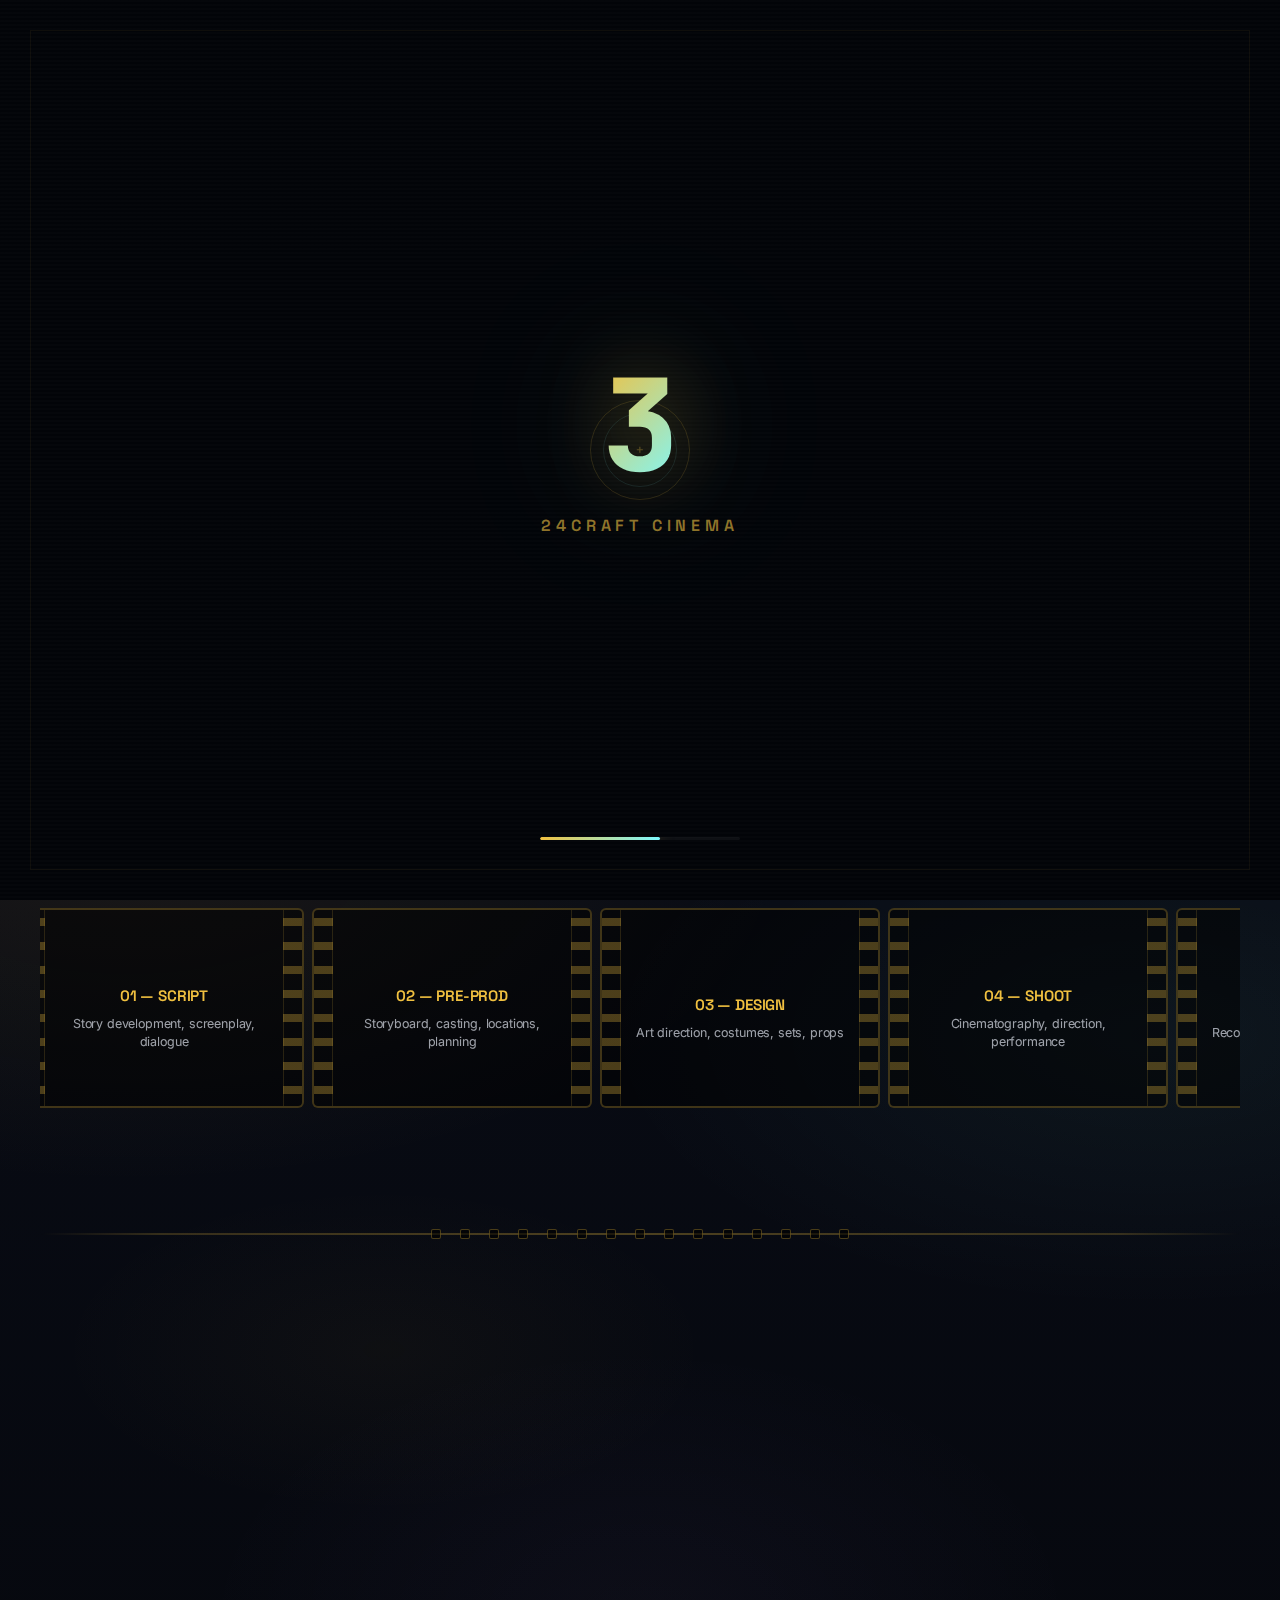
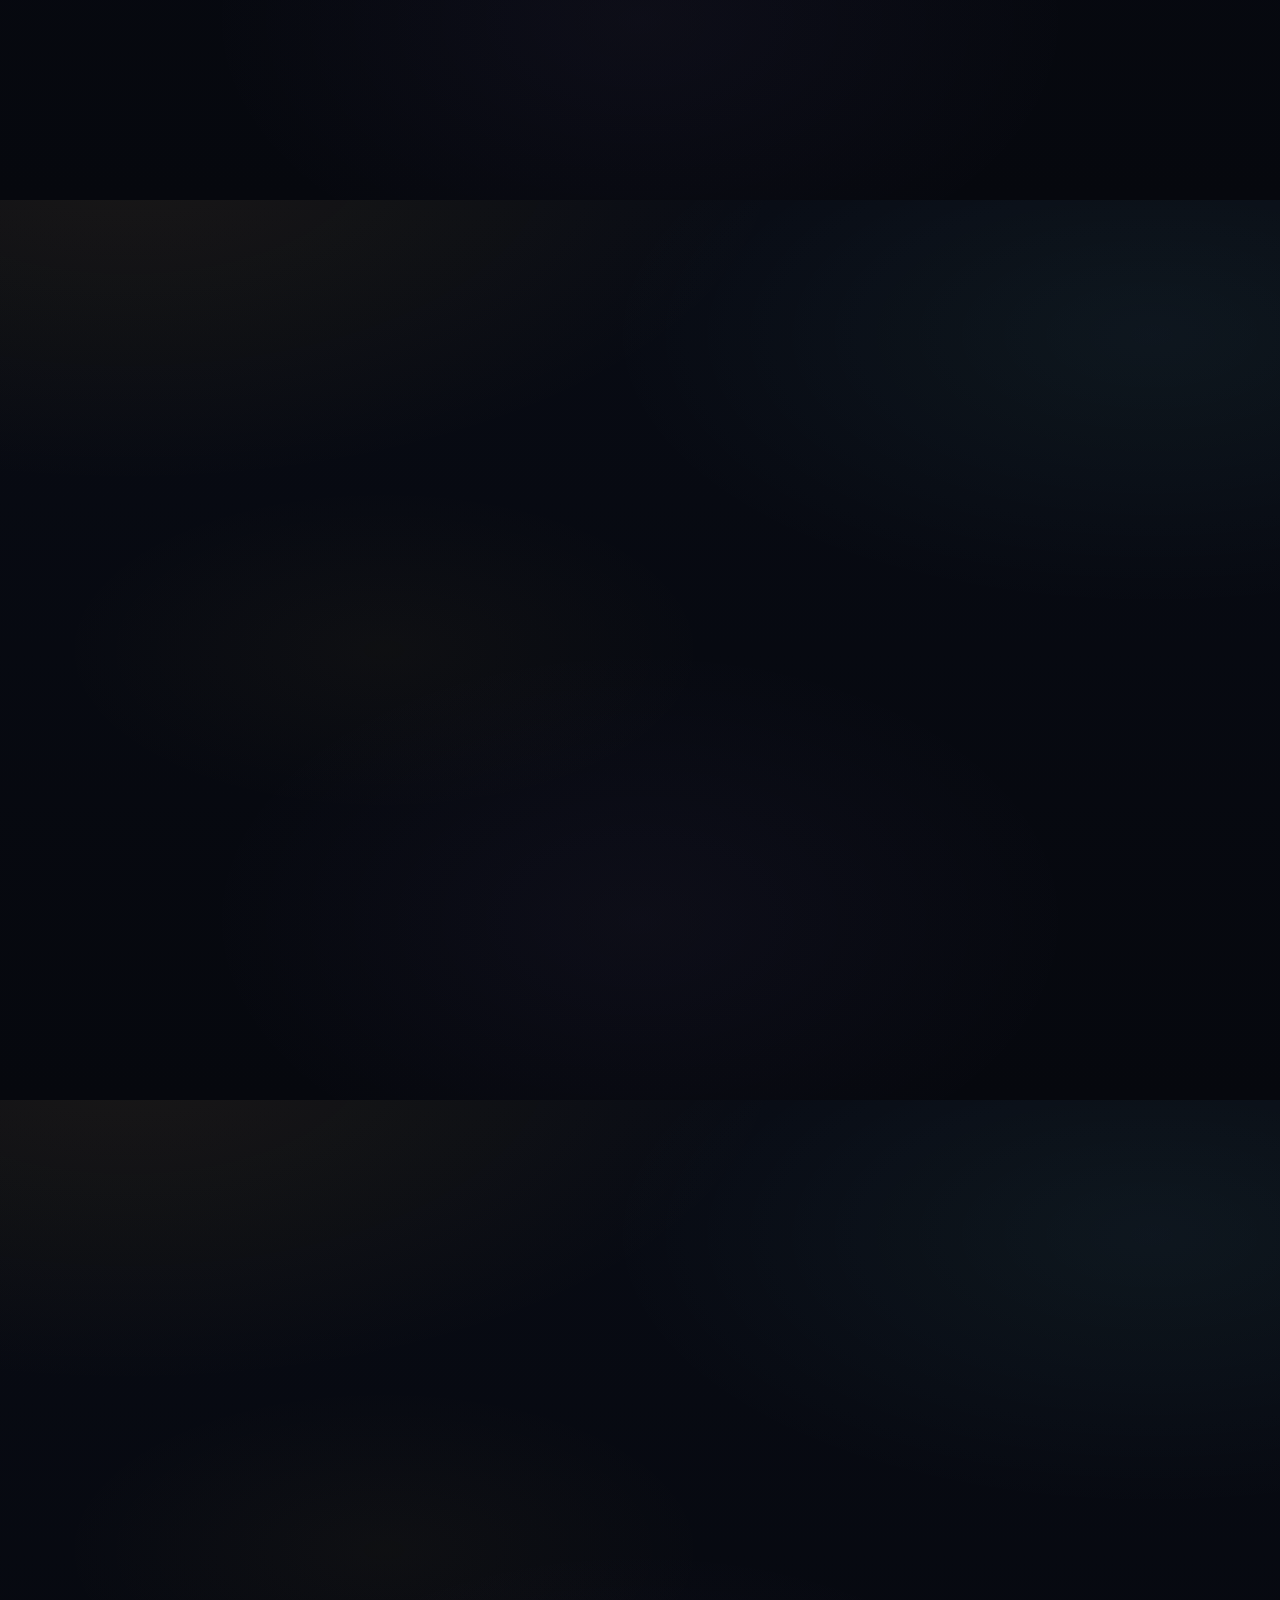
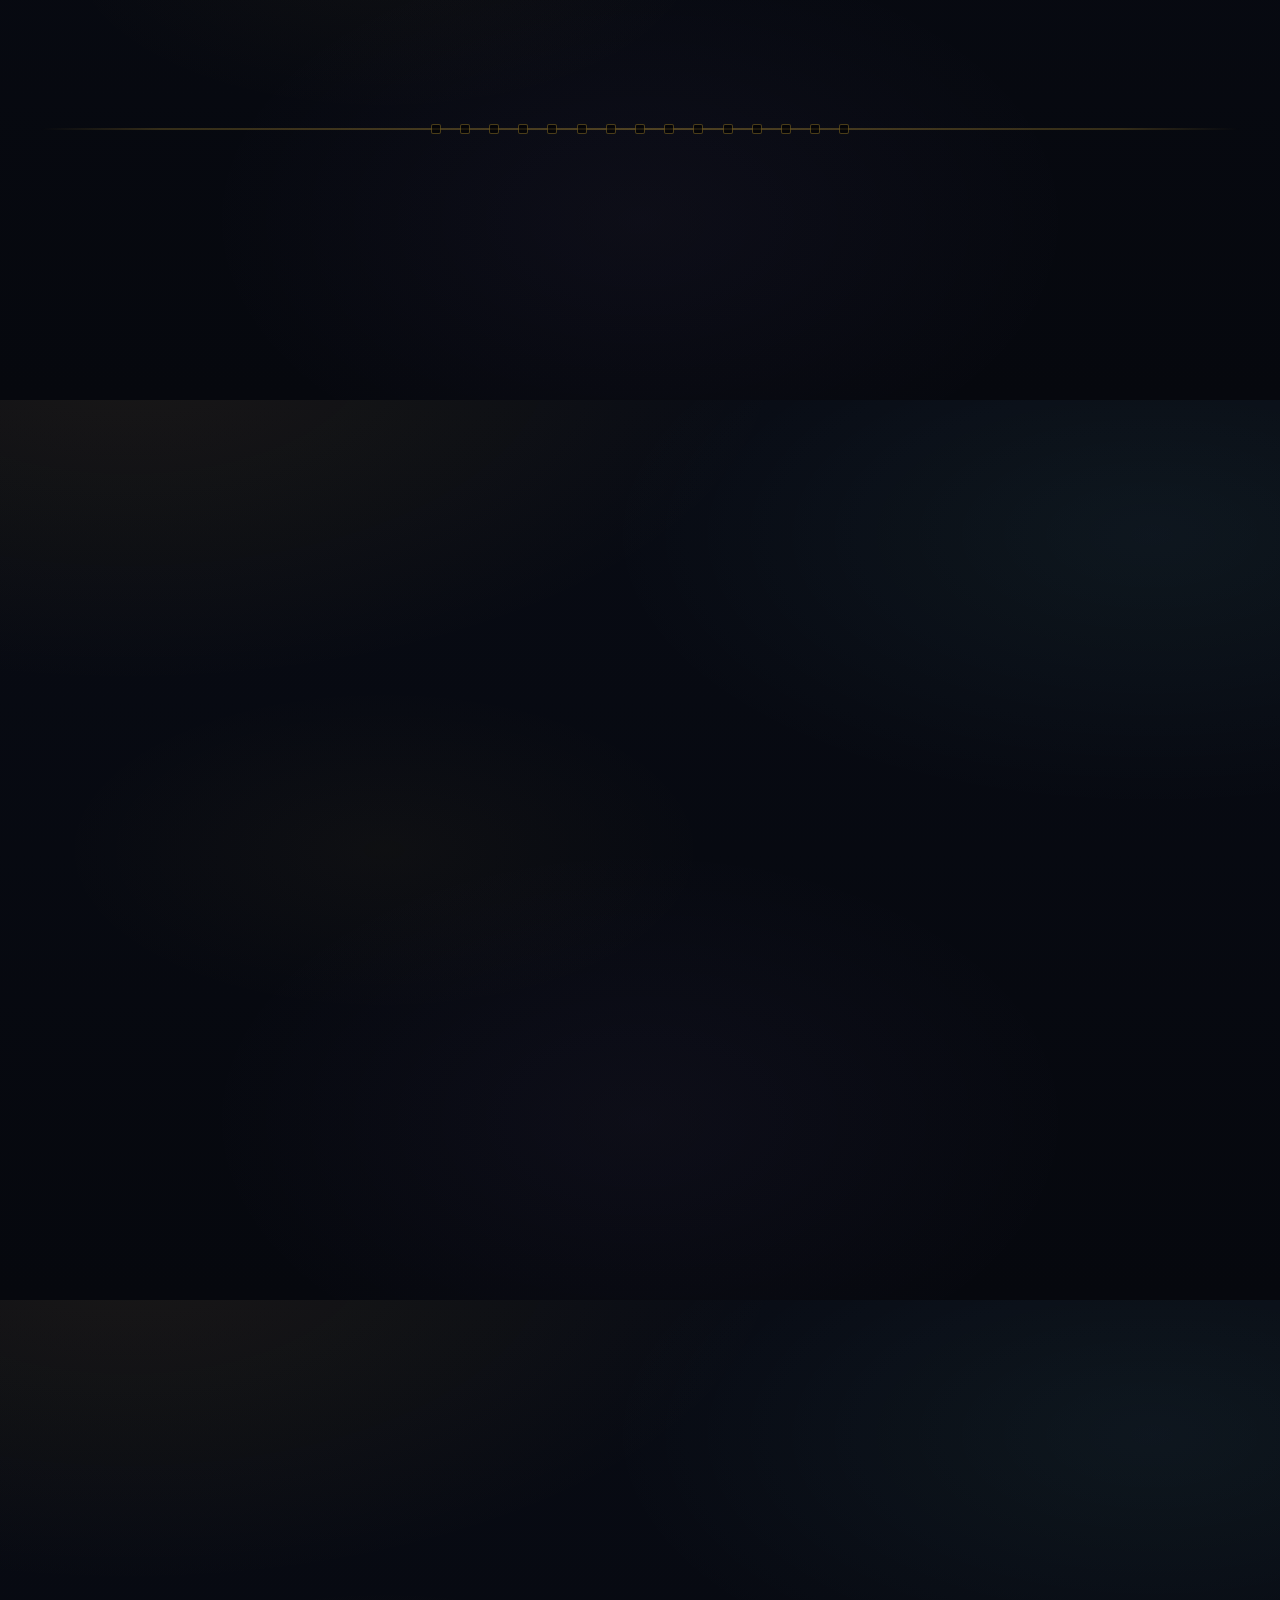
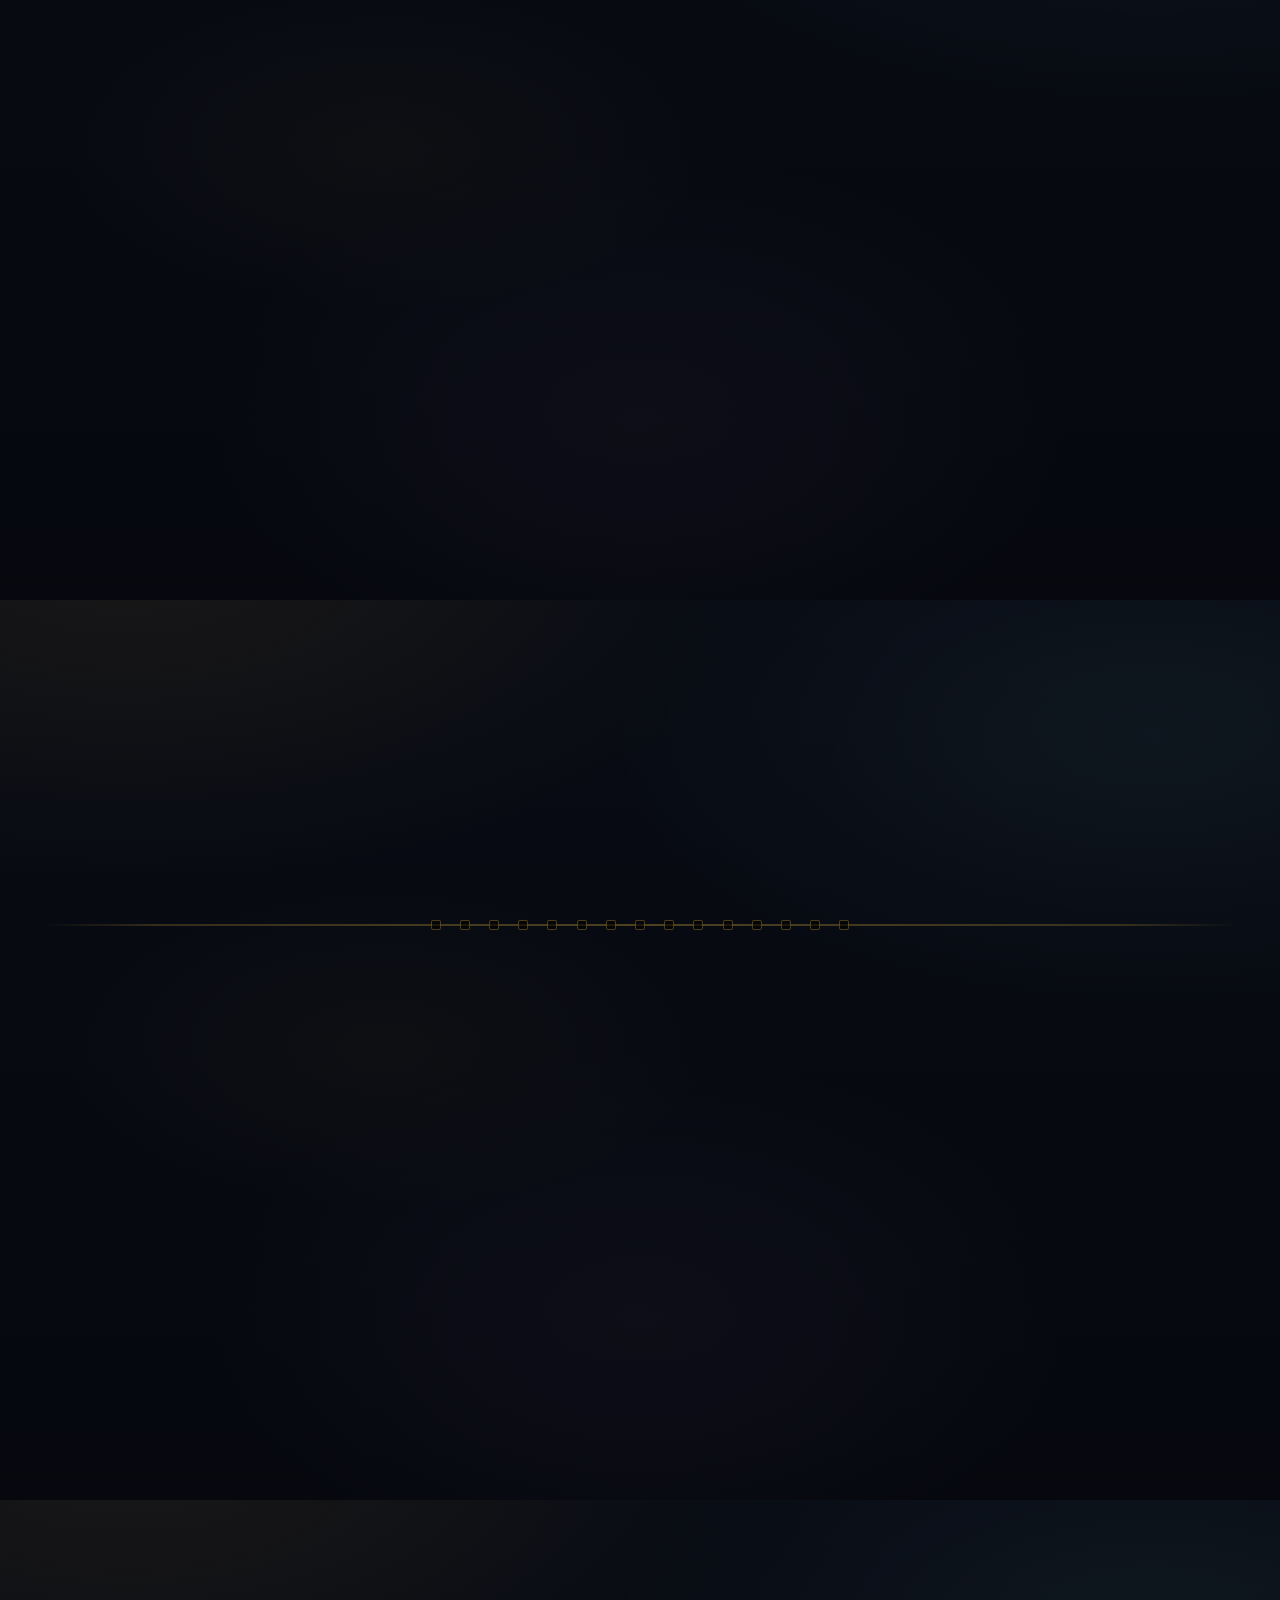
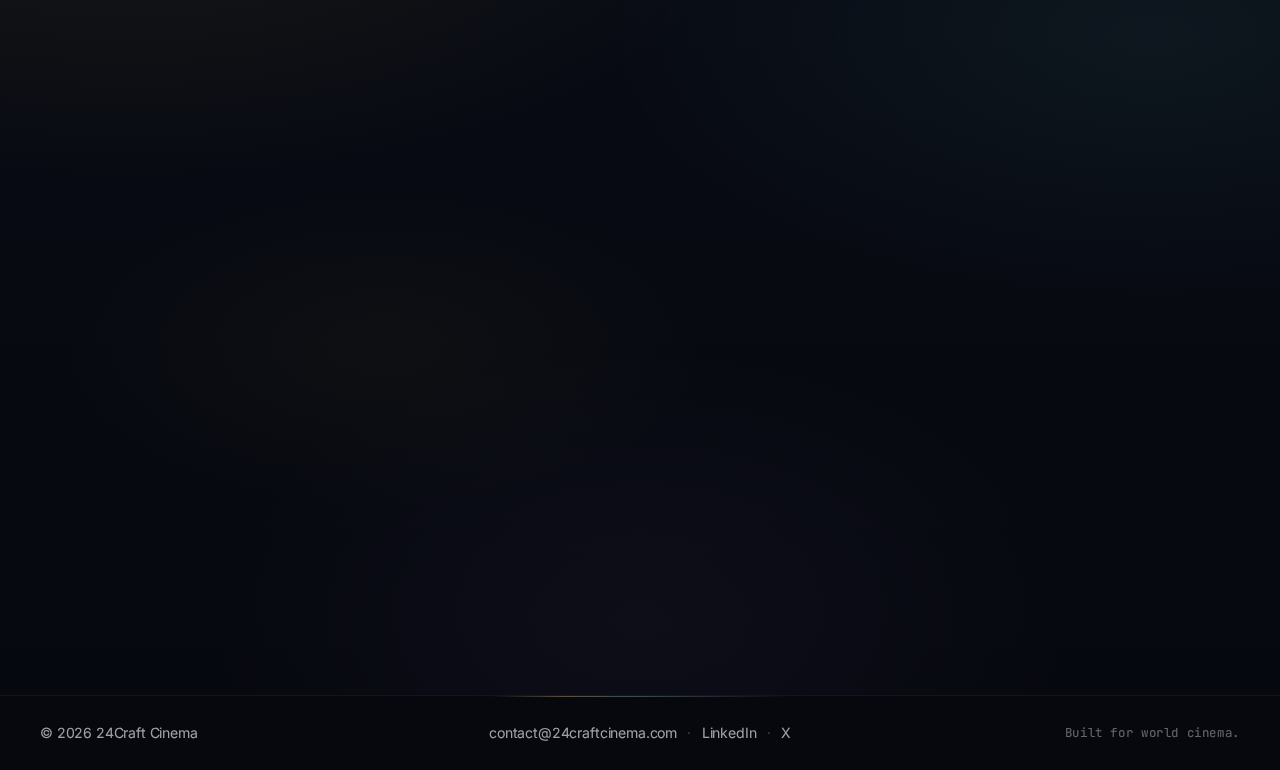
<file: index.html>
<!DOCTYPE html>
<html lang="en">
<head>
    <meta charset="UTF-8">
    <meta name="viewport" content="width=device-width, initial-scale=1.0">
    <title>24Craft Cinema (24CC)</title>
    <meta name="description" content="24Craft Cinema (24CC) — a global cinema technology startup building an AI-assisted platform for all 24 crafts of filmmaking.">
    <link rel="preconnect" href="https://fonts.googleapis.com">
    <link rel="preconnect" href="https://fonts.gstatic.com" crossorigin>
    <link href="https://fonts.googleapis.com/css2?family=Inter:wght@400;500;600;700;800&family=JetBrains+Mono:wght@500;700&family=Space+Grotesk:wght@500;600;700&display=swap" rel="stylesheet">
    <link rel="stylesheet" href="style.css">
</head>
<body>
    <!-- Cinematic Loading Screen -->
    <div class="cinema-loader" id="cinema-loader">
        <div class="loader-reticle" aria-hidden="true"></div>
        <div class="loader-countdown" id="loader-countdown" aria-hidden="true">5</div>
        <div class="loader-brand">24Craft Cinema</div>
        <div class="loader-bar"><div class="loader-bar-fill" id="loader-bar-fill"></div></div>
    </div>

    <a class="skip-link" href="#main">Skip to content</a>

    <header class="site-header">
        <div class="container header-inner">
            <a class="brand" href="index.html" aria-label="24Craft Cinema home">
                <span class="brand-mark" aria-hidden="true">24CC</span>
                <span class="brand-name">24Craft Cinema</span>
            </a>

            <button class="nav-toggle" type="button" aria-expanded="false" aria-controls="site-nav">
                Menu
            </button>

            <nav id="site-nav" class="site-nav" aria-label="Primary">
                <a class="nav-link is-active" href="index.html">Home</a>
                <a class="nav-link" href="platform.html">Platform</a>
                <a class="nav-link" href="crafts.html">24 Crafts</a>
                <a class="nav-link" href="tools.html">Tools</a>
                <a class="nav-link" href="roadmap.html">Roadmap</a>
                <a class="nav-link" href="early-access.html">Early Access</a>
            </nav>
        </div>
    </header>

    <main id="main" class="site-main" aria-label="24Craft Cinema home">
        <section class="hero scene-3d" aria-label="Hero">
            <div class="container hero-grid">
                <div class="hero-copy">
                    <span class="timecode">TC 00:00:01:00</span>
                    <span class="badge-3d">🎬 NOW CASTING — GLOBAL BETA</span>
                    <span class="float-tag">🌍 50+ LANGUAGES</span>
                    <p class="eyebrow">Global cinema infrastructure</p>
                    <h1 class="typewriter text-3d" data-typewriter="24Craft Cinema (24CC)"></h1>
                    <p class="lead">A global cinema technology startup building an AI-assisted platform for all <strong>24 crafts</strong> of filmmaking — powered by AI, built for every culture.</p>
                    <p class="support">From script to screen. Every craft. Every language. One platform.</p>

                    <div class="cta-row" role="group" aria-label="Primary calls to action">
                        <a class="button" href="early-access.html">Join Global Early Access</a>
                        <a class="button button-secondary" href="#partnerships">Partner With Us</a>
                    </div>
                </div>

                <div class="hero-visual" aria-label="Abstract cinema visual">
                    <canvas id="particle-canvas" aria-hidden="true"></canvas>
                    <div class="film-reel" style="top:15px;right:25px;opacity:0.35" aria-hidden="true"></div>
                    <div class="film-reel" style="bottom:25px;left:15px;opacity:0.2;width:55px;height:55px;animation-duration:12s;animation-direction:reverse" aria-hidden="true"></div>
                    <div class="film-reel" style="top:50%;left:50%;opacity:0.08;width:180px;height:180px;animation-duration:20s;margin:-90px 0 0 -90px" aria-hidden="true"></div>
                    <div class="visual-frame" aria-hidden="true"></div>
                    <div class="visual-timeline" aria-hidden="true">
                        <span class="bar b1"></span>
                        <span class="bar b2"></span>
                        <span class="bar b3"></span>
                        <span class="bar b4"></span>
                        <span class="bar b5"></span>
                    </div>
                    <div class="visual-grid" aria-hidden="true"></div>
                </div>
            </div>
        </section>

        <!-- Cinema Industry Ticker -->
        <div class="cinema-ticker" aria-hidden="true">
            <div class="ticker-track">
                <span>Screenwriting</span><span>Cinematography</span><span>Direction</span><span>Editing</span><span>VFX</span><span>Sound Design</span><span>Color Grading</span><span>Production Design</span><span>Costume Design</span><span>Music</span><span>Acting</span><span>Casting</span><span>Producing</span><span>Distribution</span><span>Marketing</span><span>Storyboarding</span><span>Foley</span><span>DI</span><span>Location Scouting</span><span>Script Supervision</span><span>Choreography</span><span>Art Direction</span><span>Line Production</span><span>Dubbing</span>
                <span>Screenwriting</span><span>Cinematography</span><span>Direction</span><span>Editing</span><span>VFX</span><span>Sound Design</span><span>Color Grading</span><span>Production Design</span><span>Costume Design</span><span>Music</span><span>Acting</span><span>Casting</span><span>Producing</span><span>Distribution</span><span>Marketing</span><span>Storyboarding</span><span>Foley</span><span>DI</span><span>Location Scouting</span><span>Script Supervision</span><span>Choreography</span><span>Art Direction</span><span>Line Production</span><span>Dubbing</span>
            </div>
        </div>

        <!-- Filmstrip Frame-by-Frame Showcase -->
        <section class="section" aria-label="Cinema workflow filmstrip">
            <div class="container">
                <span class="timecode">TC 00:00:30:00</span>
                <p class="eyebrow">Frame by Frame</p>
                <h2 class="text-3d">The Cinema Workflow</h2>
                <div class="filmstrip" role="list" aria-label="Cinema production stages">
                    <div class="film-frame" role="listitem">
                        <div class="film-frame-content">
                            <h4>01 — SCRIPT</h4>
                            <p>Story development, screenplay, dialogue</p>
                        </div>
                    </div>
                    <div class="film-frame" role="listitem">
                        <div class="film-frame-content">
                            <h4>02 — PRE-PROD</h4>
                            <p>Storyboard, casting, locations, planning</p>
                        </div>
                    </div>
                    <div class="film-frame" role="listitem">
                        <div class="film-frame-content">
                            <h4>03 — DESIGN</h4>
                            <p>Art direction, costumes, sets, props</p>
                        </div>
                    </div>
                    <div class="film-frame" role="listitem">
                        <div class="film-frame-content">
                            <h4>04 — SHOOT</h4>
                            <p>Cinematography, direction, performance</p>
                        </div>
                    </div>
                    <div class="film-frame" role="listitem">
                        <div class="film-frame-content">
                            <h4>05 — SOUND</h4>
                            <p>Recording, foley, music composition</p>
                        </div>
                    </div>
                    <div class="film-frame" role="listitem">
                        <div class="film-frame-content">
                            <h4>06 — EDIT</h4>
                            <p>Assembly, rough cut, fine cut, final</p>
                        </div>
                    </div>
                    <div class="film-frame" role="listitem">
                        <div class="film-frame-content">
                            <h4>07 — VFX</h4>
                            <p>Visual effects, compositing, CGI</p>
                        </div>
                    </div>
                    <div class="film-frame" role="listitem">
                        <div class="film-frame-content">
                            <h4>08 — COLOR</h4>
                            <p>DI, color grading, look development</p>
                        </div>
                    </div>
                    <div class="film-frame" role="listitem">
                        <div class="film-frame-content">
                            <h4>09 — MIX</h4>
                            <p>Sound mixing, Atmos, mastering</p>
                        </div>
                    </div>
                    <div class="film-frame" role="listitem">
                        <div class="film-frame-content">
                            <h4>10 — RELEASE</h4>
                            <p>Distribution, marketing, festival</p>
                        </div>
                    </div>
                </div>
            </div>
        </section>

        <!-- Filmstrip transition -->
        <div class="container">
            <div class="sprocket-strip" aria-hidden="true">
                <span class="sprocket-hole"></span><span class="sprocket-hole"></span><span class="sprocket-hole"></span>
                <span class="sprocket-hole"></span><span class="sprocket-hole"></span><span class="sprocket-hole"></span>
                <span class="sprocket-hole"></span><span class="sprocket-hole"></span><span class="sprocket-hole"></span>
                <span class="sprocket-hole"></span><span class="sprocket-hole"></span><span class="sprocket-hole"></span>
                <span class="sprocket-hole"></span><span class="sprocket-hole"></span><span class="sprocket-hole"></span>
            </div>
        </div>

        <section class="section" aria-label="Global cinema statement">
            <div class="container split">
                <div>
                    <span class="timecode">TC 00:01:00:00</span>
                    <h2 class="neon-gold">Cinema Is Global. Tools Are Not.</h2>
                </div>
                <div class="stack">
                    <p>Filmmaking exists in every culture.</p>
                    <p>But tools are fragmented, expensive, or language-locked.</p>
                    <p>Most AI tools ignore cinema craft and real workflow.</p>
                    <p><strong class="neon-cyan">24CC is built cinema-first, globally.</strong></p>
                </div>
            </div>
        </section>

        <section class="section" aria-label="Startup vision">
            <div class="container split">
                <div>
                    <span class="timecode">TC 00:01:30:00</span>
                    <h2>Startup Vision</h2>
                </div>
                <div class="stack">
                    <div class="feature-box" style="text-align:left;padding:1.5rem;">
                        <p><strong class="neon-gold">Vision:</strong> To become the global operating system for cinema craft.</p>
                    </div>
                    <div class="feature-box" style="text-align:left;padding:1.5rem;">
                        <p><strong class="neon-cyan">Mission:</strong> Reduce friction in filmmaking, respect cultural storytelling, and empower creators worldwide.</p>
                    </div>
                </div>
            </div>
        </section>

        <section class="section scene-3d" aria-label="Platform highlights">
            <div class="container">
                <span class="timecode">TC 00:02:00:00</span>
                <p class="eyebrow">Platform Highlights</p>
                <h2 class="text-3d">One Platform. Every Craft.</h2>
                <div class="grid-4 reveal-stagger" aria-label="Key capabilities">
                    <article class="card">
                        <h3>Script &amp; Story</h3>
                        <p>AI-assisted screenwriting with support for multi-language dialogue, beat sheets, and cultural story structures.</p>
                    </article>
                    <article class="card">
                        <h3>Pre-Production</h3>
                        <p>Breakdown sheets, shot lists, location scouting tools, and scheduling — all in one workspace.</p>
                    </article>
                    <article class="card">
                        <h3>Production</h3>
                        <p>On-set collaboration dashboards, continuity tracking, and real-time crew communication.</p>
                    </article>
                    <article class="card">
                        <h3>Post-Production</h3>
                        <p>Edit-ready timelines, VFX briefs, color-grading references, and sound-design asset management.</p>
                    </article>
                </div>
            </div>
        </section>

        <section class="section" aria-label="Key statistics">
            <div class="container">
                <div class="stats-row" aria-label="Stats">
                    <div class="stat">
                        <span class="stat-number" data-count="24">0</span>
                        <span class="stat-label">Cinema Crafts Supported</span>
                    </div>
                    <div class="stat">
                        <span class="stat-number" data-count="50" data-suffix="+">0</span>
                        <span class="stat-label">Languages Planned</span>
                    </div>
                    <div class="stat">
                        <span class="stat-number" data-count="6">0</span>
                        <span class="stat-label">Continents Targeted</span>
                    </div>
                    <div class="stat">
                        <span class="stat-number" data-count="1">0</span>
                        <span class="stat-label">Unified Platform</span>
                    </div>
                </div>
            </div>
        </section>

        <section class="section scene-3d" aria-label="24 Crafts at a glance">
            <div class="container">
                <div class="panel frame-border">
                    <span class="timecode">TC 00:03:00:00</span>
                    <p class="eyebrow">The 24 Crafts</p>
                    <h2 class="text-3d">Every Craft Has a Place</h2>
                    <p class="lead">From the page to the screen, 24CC organizes filmmaking into the crafts that matter.</p>
                    <div class="grid-3" aria-label="Craft categories">
                        <article class="card">
                            <h3>Story &amp; Script</h3>
                            <p>Screenwriting, Story Development, Dialogue Writing</p>
                        </article>
                        <article class="card">
                            <h3>Visual Design</h3>
                            <p>Cinematography, Production Design, Art Direction, Costume Design</p>
                        </article>
                        <article class="card">
                            <h3>Direction &amp; Performance</h3>
                            <p>Directing, Acting, Casting, Choreography</p>
                        </article>
                        <article class="card">
                            <h3>Sound &amp; Music</h3>
                            <p>Music Composition, Sound Design, Sound Mixing, Foley</p>
                        </article>
                        <article class="card">
                            <h3>Editing &amp; Post</h3>
                            <p>Film Editing, VFX, Color Grading, DI</p>
                        </article>
                        <article class="card">
                            <h3>Production &amp; Business</h3>
                            <p>Producing, Line Production, Distribution, Marketing</p>
                        </article>
                    </div>
                    <div class="cta-row" style="margin-top:1.5rem;">
                        <a class="button button-secondary" href="crafts.html">Explore All 24 Crafts &rarr;</a>
                    </div>
                </div>
            </div>
        </section>

        <!-- Filmstrip transition -->
        <div class="container">
            <div class="sprocket-strip" aria-hidden="true">
                <span class="sprocket-hole"></span><span class="sprocket-hole"></span><span class="sprocket-hole"></span>
                <span class="sprocket-hole"></span><span class="sprocket-hole"></span><span class="sprocket-hole"></span>
                <span class="sprocket-hole"></span><span class="sprocket-hole"></span><span class="sprocket-hole"></span>
                <span class="sprocket-hole"></span><span class="sprocket-hole"></span><span class="sprocket-hole"></span>
                <span class="sprocket-hole"></span><span class="sprocket-hole"></span><span class="sprocket-hole"></span>
            </div>
        </div>

        <section class="section scene-3d" aria-label="AI Technology">
            <div class="container">
                <div class="panel tech-panel frame-border">
                    <span class="timecode">TC 00:05:00:00</span>
                    <p class="eyebrow">Powered by Innovation</p>
                    <h2 class="text-3d">The Technology Behind 24CC</h2>
                    <p class="lead">Cutting-edge AI and cloud infrastructure purpose-built for cinema workflows.</p>

                    <div class="tech-orbit" aria-hidden="true">
                        <div class="orbit-ring ring-1"></div>
                        <div class="orbit-ring ring-2"></div>
                        <div class="orbit-core">AI</div>
                        <div class="orbit-node n1">NLP</div>
                        <div class="orbit-node n2">CV</div>
                        <div class="orbit-node n3">ML</div>
                        <div class="orbit-node n4">LLM</div>
                    </div>

                    <div class="grid-3" style="margin-top:2rem;" aria-label="Technology capabilities">
                        <article class="card tech-card">
                            <div class="tech-icon" aria-hidden="true">
                                <svg width="32" height="32" viewBox="0 0 24 24" fill="none" stroke="currentColor" stroke-width="1.5" stroke-linecap="round" stroke-linejoin="round"><path d="M12 2a4 4 0 0 1 4 4c0 1.95-1.4 3.58-3.25 3.93L12 22"/><path d="M12 2a4 4 0 0 0-4 4c0 1.95 1.4 3.58 3.25 3.93"/><path d="M8.56 13a8 8 0 0 0-2.51 2.49"/><path d="M15.44 13a8 8 0 0 1 2.51 2.49"/></svg>
                            </div>
                            <h3>Generative AI Engine</h3>
                            <p>Fine-tuned LLMs for screenwriting, dialogue generation, and story analysis across 50+ languages.</p>
                        </article>
                        <article class="card tech-card">
                            <div class="tech-icon" aria-hidden="true">
                                <svg width="32" height="32" viewBox="0 0 24 24" fill="none" stroke="currentColor" stroke-width="1.5" stroke-linecap="round" stroke-linejoin="round"><rect x="2" y="3" width="20" height="14" rx="2"/><path d="m8 21 4-4 4 4"/><path d="M7 10h2m2 0h2m2 0h2"/></svg>
                            </div>
                            <h3>Computer Vision</h3>
                            <p>Scene detection, shot classification, continuity checking, and automated storyboard generation from footage.</p>
                        </article>
                        <article class="card tech-card">
                            <div class="tech-icon" aria-hidden="true">
                                <svg width="32" height="32" viewBox="0 0 24 24" fill="none" stroke="currentColor" stroke-width="1.5" stroke-linecap="round" stroke-linejoin="round"><path d="M21 16V8a2 2 0 0 0-1-1.73l-7-4a2 2 0 0 0-2 0l-7 4A2 2 0 0 0 3 8v8a2 2 0 0 0 1 1.73l7 4a2 2 0 0 0 2 0l7-4A2 2 0 0 0 21 16z"/><polyline points="3.27 6.96 12 12.01 20.73 6.96"/><line x1="12" y1="22.08" x2="12" y2="12"/></svg>
                            </div>
                            <h3>Cloud-Native Platform</h3>
                            <p>Globally distributed infrastructure with edge nodes for low-latency collaboration and real-time sync.</p>
                        </article>
                        <article class="card tech-card">
                            <div class="tech-icon" aria-hidden="true">
                                <svg width="32" height="32" viewBox="0 0 24 24" fill="none" stroke="currentColor" stroke-width="1.5" stroke-linecap="round" stroke-linejoin="round"><circle cx="12" cy="12" r="3"/><path d="M12 1v4m0 14v4M4.22 4.22l2.83 2.83m9.9 9.9 2.83 2.83M1 12h4m14 0h4M4.22 19.78l2.83-2.83m9.9-9.9 2.83-2.83"/></svg>
                            </div>
                            <h3>Smart Automation</h3>
                            <p>Intelligent scheduling, budget forecasting, and resource allocation powered by predictive ML models.</p>
                        </article>
                        <article class="card tech-card">
                            <div class="tech-icon" aria-hidden="true">
                                <svg width="32" height="32" viewBox="0 0 24 24" fill="none" stroke="currentColor" stroke-width="1.5" stroke-linecap="round" stroke-linejoin="round"><path d="M2 12h5l3-9 4 18 3-9h5"/></svg>
                            </div>
                            <h3>Real-Time Analytics</h3>
                            <p>Live dashboards for production progress, cost tracking, and cross-department workflow visibility.</p>
                        </article>
                        <article class="card tech-card">
                            <div class="tech-icon" aria-hidden="true">
                                <svg width="32" height="32" viewBox="0 0 24 24" fill="none" stroke="currentColor" stroke-width="1.5" stroke-linecap="round" stroke-linejoin="round"><path d="M12 22s8-4 8-10V5l-8-3-8 3v7c0 6 8 10 8 10z"/></svg>
                            </div>
                            <h3>Enterprise Security</h3>
                            <p>End-to-end encryption, role-based access, watermarking, and DRM integration for content protection.</p>
                        </article>
                    </div>
                </div>
            </div>
        </section>

        <section class="section" aria-label="How it works">
            <div class="container split">
                <div>
                    <p class="eyebrow">How it works</p>
                    <h2>Simple by Design</h2>
                </div>
                <div class="stack">
                    <div class="step-card">
                        <span class="step-number">01</span>
                        <div>
                            <h3>Choose Your Craft</h3>
                            <p>Pick from 24 crafts — screenwriting, cinematography, editing, VFX, and more. The platform adapts to your role.</p>
                        </div>
                    </div>
                    <div class="step-card">
                        <span class="step-number">02</span>
                        <div>
                            <h3>Work in Your Language</h3>
                            <p>Create in your native language with AI that understands cultural storytelling conventions, not just text.</p>
                        </div>
                    </div>
                    <div class="step-card">
                        <span class="step-number">03</span>
                        <div>
                            <h3>Collaborate Globally</h3>
                            <p>Share projects across borders. Producers, directors, and editors see the same structured data — no translation chaos.</p>
                        </div>
                    </div>
                </div>
            </div>
        </section>

        <section class="section scene-3d" aria-label="Global industries">
            <div class="container">
                <div class="panel frame-border">
                    <span class="timecode">TC 00:08:00:00</span>
                    <p class="eyebrow">Global Reach</p>
                    <h2 class="text-3d">Built for Every Film Industry</h2>
                    <div class="grid-3" aria-label="Film industries">
                        <article class="card">
                            <h3>Hollywood &amp; North America</h3>
                            <p>Studio-scale workflows, union-aware scheduling, and industry-standard integrations.</p>
                        </article>
                        <article class="card">
                            <h3>Indian Cinema</h3>
                            <p>Multi-language support for Hindi, Tamil, Telugu, Malayalam, Kannada, and 20+ regional industries.</p>
                        </article>
                        <article class="card">
                            <h3>European Arthouse</h3>
                            <p>Co-production friendly tools, festival submission pipelines, and multilingual crew management.</p>
                        </article>
                        <article class="card">
                            <h3>East Asian Cinema</h3>
                            <p>CJK language support, anime/VFX pipelines, and regional distribution integrations.</p>
                        </article>
                        <article class="card">
                            <h3>African Cinema</h3>
                            <p>Nollywood-ready production tools, mobile-first workflows, and local-language scripting.</p>
                        </article>
                        <article class="card">
                            <h3>Latin American Cinema</h3>
                            <p>Spanish &amp; Portuguese support, indie-friendly pricing, and regional co-production features.</p>
                        </article>
                    </div>
                </div>
            </div>
        </section>

        <!-- Filmstrip transition -->
        <div class="container">
            <div class="sprocket-strip" aria-hidden="true">
                <span class="sprocket-hole"></span><span class="sprocket-hole"></span><span class="sprocket-hole"></span>
                <span class="sprocket-hole"></span><span class="sprocket-hole"></span><span class="sprocket-hole"></span>
                <span class="sprocket-hole"></span><span class="sprocket-hole"></span><span class="sprocket-hole"></span>
                <span class="sprocket-hole"></span><span class="sprocket-hole"></span><span class="sprocket-hole"></span>
                <span class="sprocket-hole"></span><span class="sprocket-hole"></span><span class="sprocket-hole"></span>
            </div>
        </div>

        <!-- Feature Highlights -->
        <section class="section" aria-label="Feature highlights">
            <div class="container">
                <div class="grid-3" aria-label="Platform features">
                    <div class="feature-box border-gradient">
                        <div class="feature-icon" aria-hidden="true">🎬</div>
                        <span class="highlight-number" data-value="24" data-suffix="">24</span>
                        <h3>Cinema Crafts</h3>
                        <p class="small">Every craft from writing to distribution, organized and AI-powered.</p>
                    </div>
                    <div class="feature-box border-gradient">
                        <div class="feature-icon" aria-hidden="true">🌍</div>
                        <span class="highlight-number" data-value="50" data-suffix="+">50+</span>
                        <h3>Languages</h3>
                        <p class="small">Multilingual from day one. Local storytelling, global collaboration.</p>
                    </div>
                    <div class="feature-box border-gradient">
                        <div class="feature-icon" aria-hidden="true">🤖</div>
                        <span class="highlight-number" data-value="21" data-suffix="+">21+</span>
                        <h3>AI Tools</h3>
                        <p class="small">Purpose-built tools for every stage of the filmmaking pipeline.</p>
                    </div>
                </div>
            </div>
        </section>

        <section class="section" aria-label="Call to action">
            <div class="container">
                <div class="cta-banner">
                    <h2>Ready to Build the Future of Cinema?</h2>
                    <p class="lead">Join filmmakers, studios, and educators from around the world who are shaping 24Craft Cinema.</p>
                    <div class="cta-row" style="justify-content:center;">
                        <a class="button" href="early-access.html">Join Early Access</a>
                        <a class="button button-secondary" href="platform.html">Explore the Platform</a>
                    </div>
                </div>
            </div>
        </section>

        <section id="partnerships" class="section" aria-label="Partnerships and ecosystem">
            <div class="container">
                <div class="panel">
                    <h2>Partnerships &amp; Ecosystem</h2>
                    <div class="grid-4" aria-label="Future collaborations">
                        <article class="card">
                            <h3>Film schools</h3>
                            <p>Curriculum-aligned craft workflows and tooling.</p>
                        </article>
                        <article class="card">
                            <h3>Studios</h3>
                            <p>Structured collaboration across departments.</p>
                        </article>
                        <article class="card">
                            <h3>Festivals</h3>
                            <p>Support creators and global visibility pipelines.</p>
                        </article>
                        <article class="card">
                            <h3>Technology partners</h3>
                            <p>Integrations across production tools and services.</p>
                        </article>
                    </div>
                    <p class="callout">24CC is built to integrate, not replace.</p>
                </div>
            </div>
        </section>
    </main>

    <footer class="site-footer">
        <div class="container footer-inner">
            <div class="footer-grid">
                <p class="footer-copy">© 2026 24Craft Cinema</p>
                <p class="footer-links">
                    <a href="mailto:contact@24craftcinema.com">contact@24craftcinema.com</a>
                    <span class="dot" aria-hidden="true">·</span>
                    <a href="#" aria-label="24CC on LinkedIn">LinkedIn</a>
                    <span class="dot" aria-hidden="true">·</span>
                    <a href="#" aria-label="24CC on X">X</a>
                </p>
                <p class="footer-tag">Built for world cinema.</p>
            </div>
        </div>
    </footer>
    <script src="script.js" defer></script>
    <script src="innovation.js" defer></script>
</body>
</html>
</file>
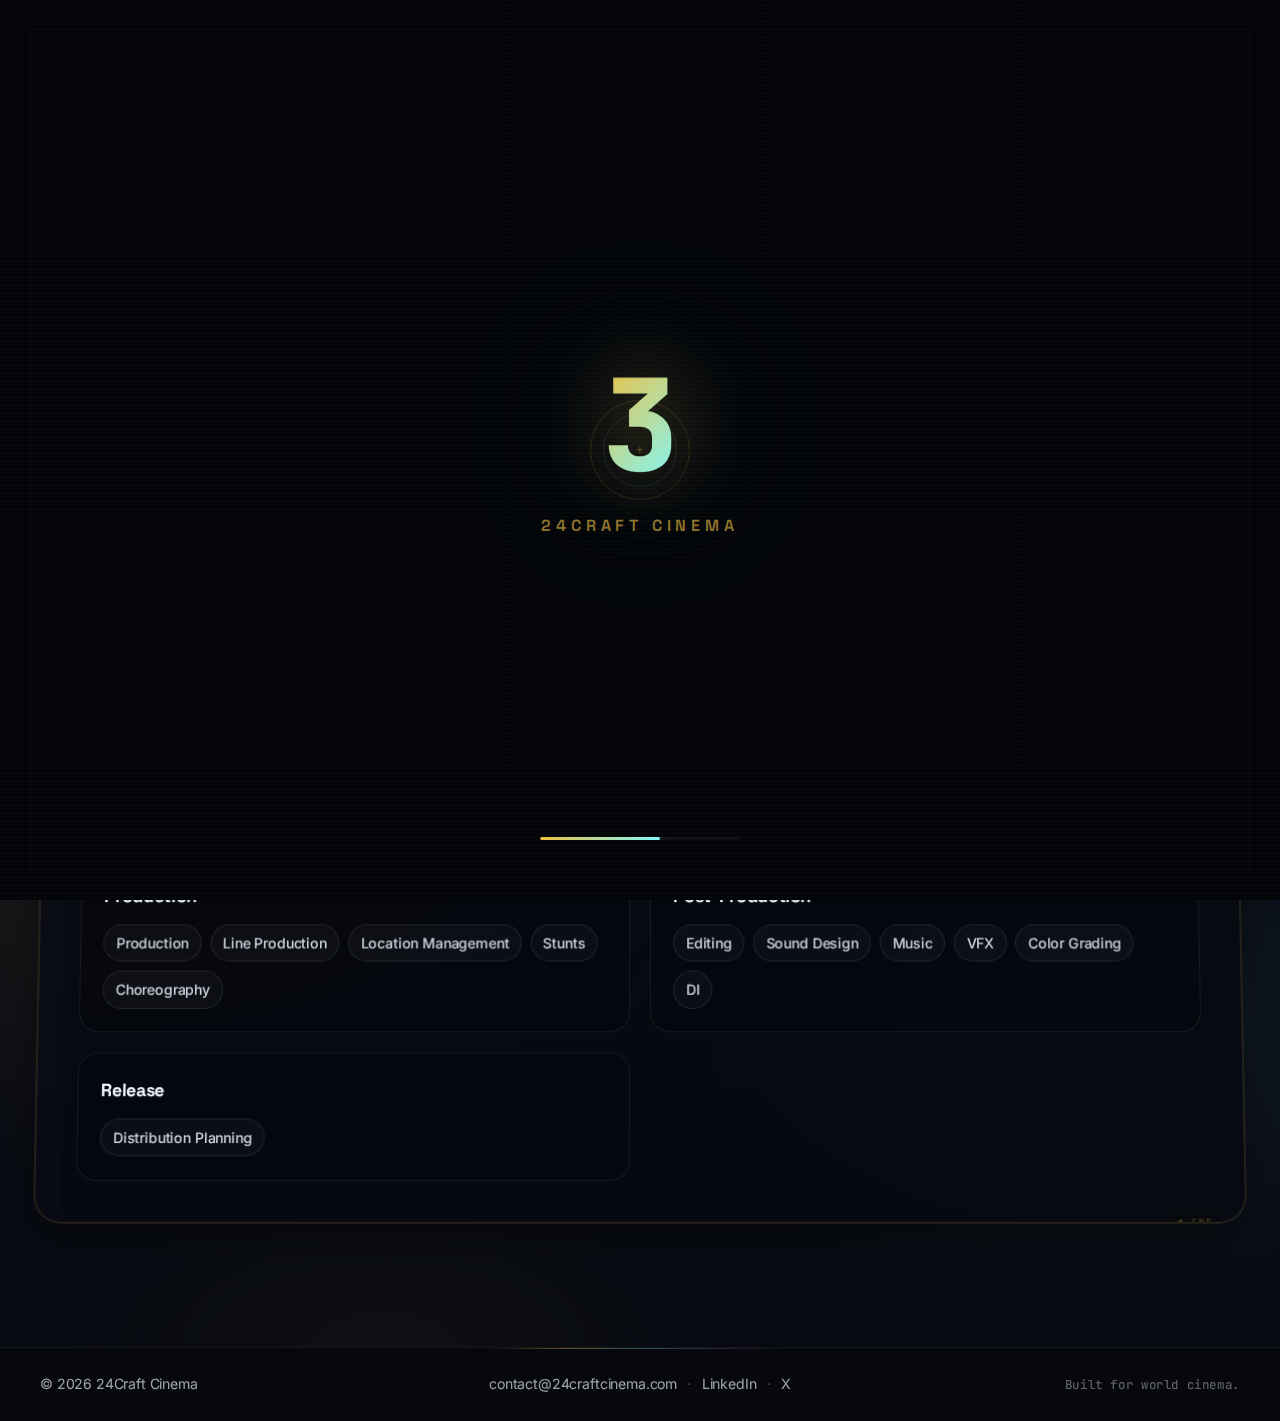
<file: crafts.html>
<!DOCTYPE html>
<html lang="en">
<head>
    <meta charset="UTF-8">
    <meta name="viewport" content="width=device-width, initial-scale=1.0">
    <title>24 Crafts — 24Craft Cinema (24CC)</title>
    <meta name="description" content="24Craft Cinema (24CC) — the 24 crafts of cinema, organized for global filmmaking workflows.">
    <link rel="preconnect" href="https://fonts.googleapis.com">
    <link rel="preconnect" href="https://fonts.gstatic.com" crossorigin>
    <link href="https://fonts.googleapis.com/css2?family=Inter:wght@400;500;600;700;800&family=JetBrains+Mono:wght@500;700&family=Space+Grotesk:wght@500;600;700&display=swap" rel="stylesheet">
    <link rel="stylesheet" href="style.css">
</head>
<body>
    <!-- Cinematic Loading Screen -->
    <div class="cinema-loader" id="cinema-loader">
        <div class="loader-reticle" aria-hidden="true"></div>
        <div class="loader-countdown" id="loader-countdown" aria-hidden="true">5</div>
        <div class="loader-brand">24Craft Cinema</div>
        <div class="loader-bar"><div class="loader-bar-fill" id="loader-bar-fill"></div></div>
    </div>

    <a class="skip-link" href="#main">Skip to content</a>

    <header class="site-header">
        <div class="container header-inner">
            <a class="brand" href="index.html" aria-label="24Craft Cinema home">
                <span class="brand-mark" aria-hidden="true">24CC</span>
                <span class="brand-name">24Craft Cinema</span>
            </a>

            <button class="nav-toggle" type="button" aria-expanded="false" aria-controls="site-nav">
                Menu
            </button>

            <nav id="site-nav" class="site-nav" aria-label="Primary">
                <a class="nav-link" href="index.html">Home</a>
                <a class="nav-link" href="platform.html">Platform</a>
                <a class="nav-link is-active" href="crafts.html">24 Crafts</a>
                <a class="nav-link" href="tools.html">Tools</a>
                <a class="nav-link" href="roadmap.html">Roadmap</a>
                <a class="nav-link" href="early-access.html">Early Access</a>
            </nav>
        </div>
    </header>

    <main id="main" class="site-main" aria-label="24Craft Cinema crafts">
        <section class="section scene-3d" aria-label="Why 24 crafts matter">
            <div class="container split">
                <div>
                    <span class="timecode">TC 00:00:01:00</span>
                    <span class="badge-3d">🎬 24 CRAFTS OF CINEMA</span>
                    <span class="float-tag">🎭 EVERY CULTURE</span>
                    <p class="eyebrow">24 crafts</p>
                    <h1 class="text-3d">Why 24 Crafts Matter</h1>
                </div>
                <div class="stack">
                    <p>Cinema is not one skill.</p>
                    <p>It is an ecosystem of crafts.</p>
                    <p>Every culture practices these crafts differently.</p>
                    <p><strong>24CC supports craft logic, not templates.</strong></p>
                    <p class="small">Useful across Hollywood, Indian cinema, European arthouse, Asian industries, and African cinema.</p>
                </div>
            </div>
        </section>

        <section class="section scene-3d" aria-label="The 24 crafts of cinema">
            <div class="container">
                <div class="panel frame-border">
                    <span class="timecode">TC 00:02:00:00</span>
                    <h2 class="text-3d">The 24 Crafts of Cinema</h2>
                    <p class="small">These crafts exist in every film industry worldwide.</p>

                    <div class="craft-groups">
                        <div class="craft-group">
                            <h3>Story &amp; Direction</h3>
                            <ul class="pill-list">
                                <li>Writing</li>
                                <li>Direction</li>
                                <li>Continuity</li>
                                <li>Casting</li>
                            </ul>
                        </div>

                        <div class="craft-group">
                            <h3>Visual &amp; Design</h3>
                            <ul class="pill-list">
                                <li>Cinematography</li>
                                <li>Lighting</li>
                                <li>Art Direction</li>
                                <li>Production Design</li>
                                <li>Costume</li>
                                <li>Makeup</li>
                            </ul>
                        </div>

                        <div class="craft-group">
                            <h3>Production</h3>
                            <ul class="pill-list">
                                <li>Production</li>
                                <li>Line Production</li>
                                <li>Location Management</li>
                                <li>Stunts</li>
                                <li>Choreography</li>
                            </ul>
                        </div>

                        <div class="craft-group">
                            <h3>Post-Production</h3>
                            <ul class="pill-list">
                                <li>Editing</li>
                                <li>Sound Design</li>
                                <li>Music</li>
                                <li>VFX</li>
                                <li>Color Grading</li>
                                <li>DI</li>
                            </ul>
                        </div>

                        <div class="craft-group">
                            <h3>Release</h3>
                            <ul class="pill-list">
                                <li>Distribution Planning</li>
                            </ul>
                        </div>
                    </div>
                </div>
            </div>
        </section>
    </main>

    <footer class="site-footer">
        <div class="container footer-inner">
            <div class="footer-grid">
                <p class="footer-copy">© 2026 24Craft Cinema</p>
                <p class="footer-links">
                    <a href="mailto:contact@24craftcinema.com">contact@24craftcinema.com</a>
                    <span class="dot" aria-hidden="true">·</span>
                    <a href="#" aria-label="24CC on LinkedIn">LinkedIn</a>
                    <span class="dot" aria-hidden="true">·</span>
                    <a href="#" aria-label="24CC on X">X</a>
                </p>
                <p class="footer-tag">Built for world cinema.</p>
            </div>
        </div>
    </footer>

    <script src="script.js" defer></script>
    <script src="innovation.js" defer></script>
</body>
</html>
</file>
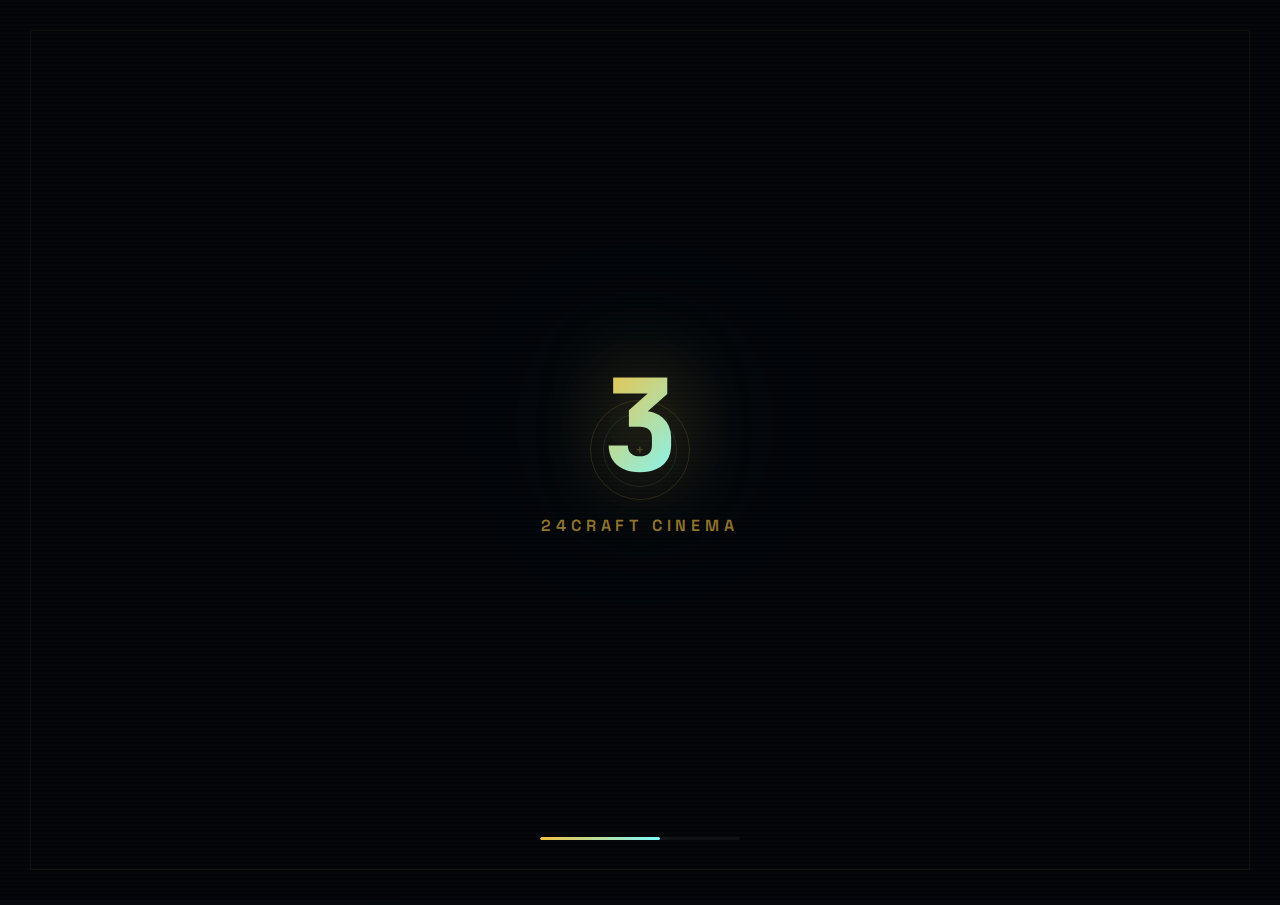
<file: early-access.html>
<!DOCTYPE html>
<html lang="en">
<head>
    <meta charset="UTF-8">
    <meta name="viewport" content="width=device-width, initial-scale=1.0">
    <title>Early Access — 24Craft Cinema (24CC)</title>
    <meta name="description" content="24Craft Cinema (24CC) — join global early access.">
    <link rel="preconnect" href="https://fonts.googleapis.com">
    <link rel="preconnect" href="https://fonts.gstatic.com" crossorigin>
    <link href="https://fonts.googleapis.com/css2?family=Inter:wght@400;500;600;700;800&family=JetBrains+Mono:wght@500;700&family=Space+Grotesk:wght@500;600;700&display=swap" rel="stylesheet">
    <link rel="stylesheet" href="style.css">
</head>
<body>
    <!-- Cinematic Loading Screen -->
    <div class="cinema-loader" id="cinema-loader">
        <div class="loader-reticle" aria-hidden="true"></div>
        <div class="loader-countdown" id="loader-countdown" aria-hidden="true">5</div>
        <div class="loader-brand">24Craft Cinema</div>
        <div class="loader-bar"><div class="loader-bar-fill" id="loader-bar-fill"></div></div>
    </div>

    <a class="skip-link" href="#main">Skip to content</a>

    <header class="site-header">
        <div class="container header-inner">
            <a class="brand" href="index.html" aria-label="24Craft Cinema home">
                <span class="brand-mark" aria-hidden="true">24CC</span>
                <span class="brand-name">24Craft Cinema</span>
            </a>

            <button class="nav-toggle" type="button" aria-expanded="false" aria-controls="site-nav">
                Menu
            </button>

            <nav id="site-nav" class="site-nav" aria-label="Primary">
                <a class="nav-link" href="index.html">Home</a>
                <a class="nav-link" href="platform.html">Platform</a>
                <a class="nav-link" href="crafts.html">24 Crafts</a>
                <a class="nav-link" href="tools.html">Tools</a>
                <a class="nav-link" href="roadmap.html">Roadmap</a>
                <a class="nav-link is-active" href="early-access.html">Early Access</a>
            </nav>
        </div>
    </header>

    <main id="main" class="site-main" aria-label="24Craft Cinema early access">
        <section class="section scene-3d" aria-label="Global early access">
            <div class="container">
                <div class="panel frame-border">
                    <span class="timecode">TC 00:00:01:00</span>
                    <span class="badge-3d">🎬 JOIN THE CREW</span>
                    <span class="float-tag">🌏 GLOBAL COMMUNITY</span>
                    <p class="eyebrow">Early access</p>
                    <h1 class="text-3d">Global Early Access</h1>
                    <p class="lead">Join the global 24CC community.</p>

                    <form class="form" id="early-access-form" novalidate>
                        <div class="grid-2">
                            <div class="field">
                                <label for="ea-name">Name</label>
                                <input id="ea-name" name="name" type="text" autocomplete="name" required>
                            </div>
                            <div class="field">
                                <label for="ea-email">Email</label>
                                <input id="ea-email" name="email" type="email" autocomplete="email" required>
                            </div>
                        </div>

                        <div class="grid-3">
                            <div class="field">
                                <label for="ea-country">Country</label>
                                <input id="ea-country" name="country" type="text" autocomplete="country-name" required>
                            </div>
                            <div class="field">
                                <label for="ea-role">Role</label>
                                <input id="ea-role" name="role" type="text" required>
                            </div>
                            <div class="field">
                                <label for="ea-language">Language preference</label>
                                <input id="ea-language" name="language" type="text" required>
                            </div>
                        </div>

                        <button class="button" type="submit">Join the global 24CC community</button>
                        <p class="form-status" id="early-access-status" role="status" aria-live="polite"></p>
                        <p class="small">This is a pre-launch signup (demo). Wire it to email/CRM when you’re ready.</p>
                    </form>
                </div>
            </div>
        </section>
    </main>

    <footer class="site-footer">
        <div class="container footer-inner">
            <div class="footer-grid">
                <p class="footer-copy">© 2026 24Craft Cinema</p>
                <p class="footer-links">
                    <a href="mailto:contact@24craftcinema.com">contact@24craftcinema.com</a>
                    <span class="dot" aria-hidden="true">·</span>
                    <a href="#" aria-label="24CC on LinkedIn">LinkedIn</a>
                    <span class="dot" aria-hidden="true">·</span>
                    <a href="#" aria-label="24CC on X">X</a>
                </p>
                <p class="footer-tag">Built for world cinema.</p>
            </div>
        </div>
    </footer>

    <script src="script.js" defer></script>
    <script src="innovation.js" defer></script>
</body>
</html>
</file>
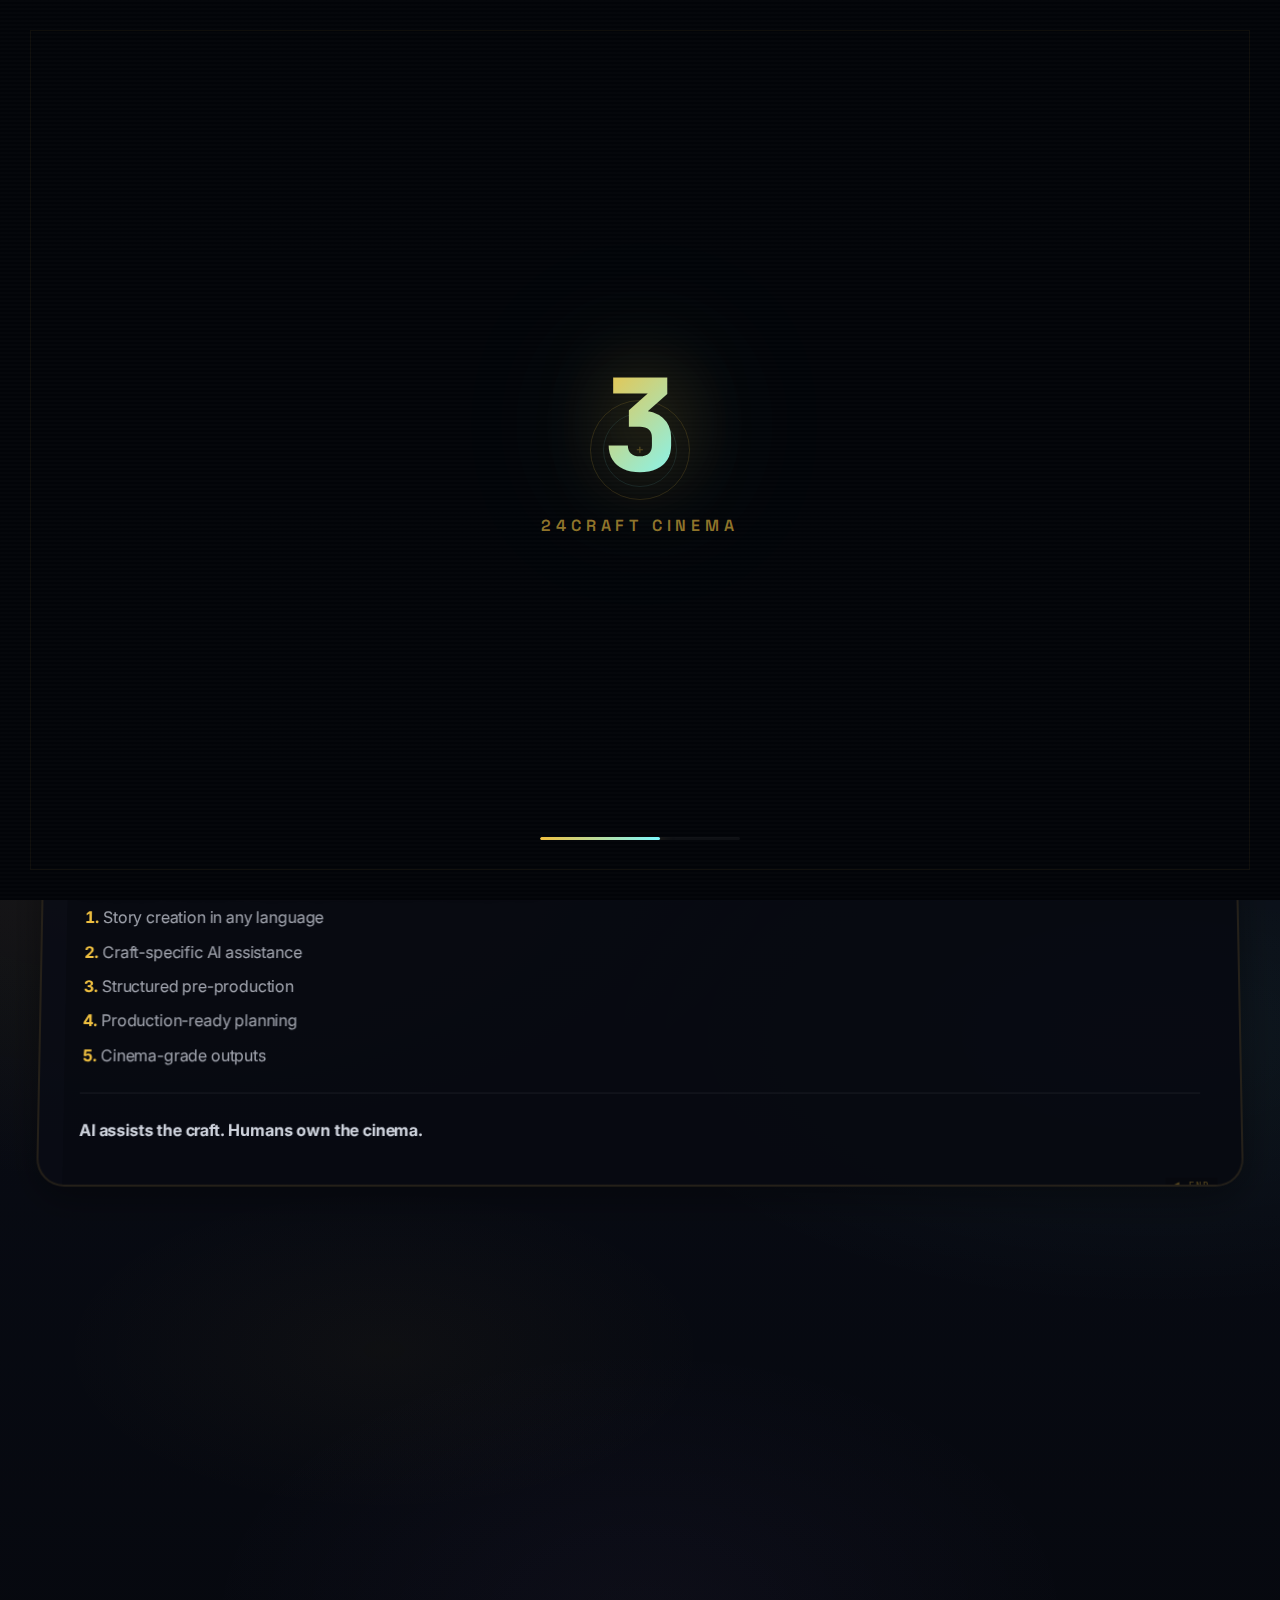
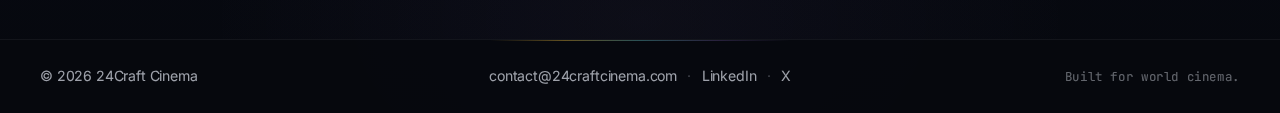
<file: platform.html>
<!DOCTYPE html>
<html lang="en">
<head>
    <meta charset="UTF-8">
    <meta name="viewport" content="width=device-width, initial-scale=1.0">
    <title>Platform — 24Craft Cinema (24CC)</title>
    <meta name="description" content="24Craft Cinema (24CC) Platform — a unified AI-assisted platform supporting cinema craft workflows.">
    <link rel="preconnect" href="https://fonts.googleapis.com">
    <link rel="preconnect" href="https://fonts.gstatic.com" crossorigin>
    <link href="https://fonts.googleapis.com/css2?family=Inter:wght@400;500;600;700;800&family=JetBrains+Mono:wght@500;700&family=Space+Grotesk:wght@500;600;700&display=swap" rel="stylesheet">
    <link rel="stylesheet" href="style.css">
</head>
<body>
    <!-- Cinematic Loading Screen -->
    <div class="cinema-loader" id="cinema-loader">
        <div class="loader-reticle" aria-hidden="true"></div>
        <div class="loader-countdown" id="loader-countdown" aria-hidden="true">5</div>
        <div class="loader-brand">24Craft Cinema</div>
        <div class="loader-bar"><div class="loader-bar-fill" id="loader-bar-fill"></div></div>
    </div>

    <a class="skip-link" href="#main">Skip to content</a>

    <header class="site-header">
        <div class="container header-inner">
            <a class="brand" href="index.html" aria-label="24Craft Cinema home">
                <span class="brand-mark" aria-hidden="true">24CC</span>
                <span class="brand-name">24Craft Cinema</span>
            </a>

            <button class="nav-toggle" type="button" aria-expanded="false" aria-controls="site-nav">
                Menu
            </button>

            <nav id="site-nav" class="site-nav" aria-label="Primary">
                <a class="nav-link" href="index.html">Home</a>
                <a class="nav-link is-active" href="platform.html">Platform</a>
                <a class="nav-link" href="crafts.html">24 Crafts</a>
                <a class="nav-link" href="tools.html">Tools</a>
                <a class="nav-link" href="roadmap.html">Roadmap</a>
                <a class="nav-link" href="early-access.html">Early Access</a>
            </nav>
        </div>
    </header>

    <main id="main" class="site-main" aria-label="24Craft Cinema platform">
        <section class="section scene-3d" aria-label="Platform intro">
            <div class="container">
                <div class="panel frame-border">
                    <span class="timecode">TC 00:00:01:00</span>
                    <span class="badge-3d">🎬 PLATFORM OVERVIEW</span>
                    <span class="float-tag">⚡ AI-POWERED</span>
                    <p class="eyebrow">Platform</p>
                    <h1 class="text-3d">What Is 24Craft Cinema</h1>
                    <p class="lead">24Craft Cinema (24CC) is a film-technology startup creating a unified AI-assisted platform that supports every major craft of cinema — from story development to post-production — for filmmakers worldwide.</p>

                    <div class="grid-4" aria-label="Key principles">
                        <article class="card">
                            <h3>Craft-respecting AI</h3>
                            <p>Assist the work without flattening creative decisions.</p>
                        </article>
                        <article class="card">
                            <h3>Language-agnostic design</h3>
                            <p>Support multilingual cinema from day one.</p>
                        </article>
                        <article class="card">
                            <h3>Industry-aligned workflows</h3>
                            <p>Built around how films are actually made.</p>
                        </article>
                        <article class="card">
                            <h3>Modular, scalable platform</h3>
                            <p>Adopt one craft at a time or scale across production.</p>
                        </article>
                    </div>
                </div>
            </div>
        </section>

        <section class="section scene-3d" aria-label="How the platform will work">
            <div class="container">
                <!-- Sprocket transition -->
                <div class="sprocket-strip" aria-hidden="true">
                    <span class="sprocket-hole"></span><span class="sprocket-hole"></span><span class="sprocket-hole"></span>
                    <span class="sprocket-hole"></span><span class="sprocket-hole"></span><span class="sprocket-hole"></span>
                    <span class="sprocket-hole"></span><span class="sprocket-hole"></span><span class="sprocket-hole"></span>
                    <span class="sprocket-hole"></span><span class="sprocket-hole"></span><span class="sprocket-hole"></span>
                </div>
                <div class="panel frame-border">
                    <span class="timecode">TC 00:02:00:00</span>
                    <h2 class="text-3d">How The Platform Will Work</h2>

                    <ol class="steps" aria-label="Concept flow">
                        <li>Story creation in any language</li>
                        <li>Craft-specific AI assistance</li>
                        <li>Structured pre-production</li>
                        <li>Production-ready planning</li>
                        <li>Cinema-grade outputs</li>
                    </ol>

                    <p class="callout"><strong>AI assists the craft. Humans own the cinema.</strong></p>
                </div>
            </div>
        </section>

        <section class="section" aria-label="Who it serves">
            <div class="container split">
                <div>
                    <span class="timecode">TC 00:04:00:00</span>
                    <h2 class="neon-gold">Who It Serves</h2>
                </div>
                <div class="stack">
                    <ul class="bullets">
                        <li>Independent filmmakers</li>
                        <li>Film schools &amp; universities</li>
                        <li>Regional &amp; national film industries</li>
                        <li>Studios &amp; production houses</li>
                        <li>Cross-border co-productions</li>
                    </ul>
                    <p class="small"><strong class="neon-cyan">Designed for multilingual cinema from day one.</strong></p>
                </div>
            </div>
        </section>
    </main>

    <footer class="site-footer">
        <div class="container footer-inner">
            <div class="footer-grid">
                <p class="footer-copy">© 2026 24Craft Cinema</p>
                <p class="footer-links">
                    <a href="mailto:contact@24craftcinema.com">contact@24craftcinema.com</a>
                    <span class="dot" aria-hidden="true">·</span>
                    <a href="#" aria-label="24CC on LinkedIn">LinkedIn</a>
                    <span class="dot" aria-hidden="true">·</span>
                    <a href="#" aria-label="24CC on X">X</a>
                </p>
                <p class="footer-tag">Built for world cinema.</p>
            </div>
        </div>
    </footer>

    <script src="script.js" defer></script>
    <script src="innovation.js" defer></script>
</body>
</html>
</file>
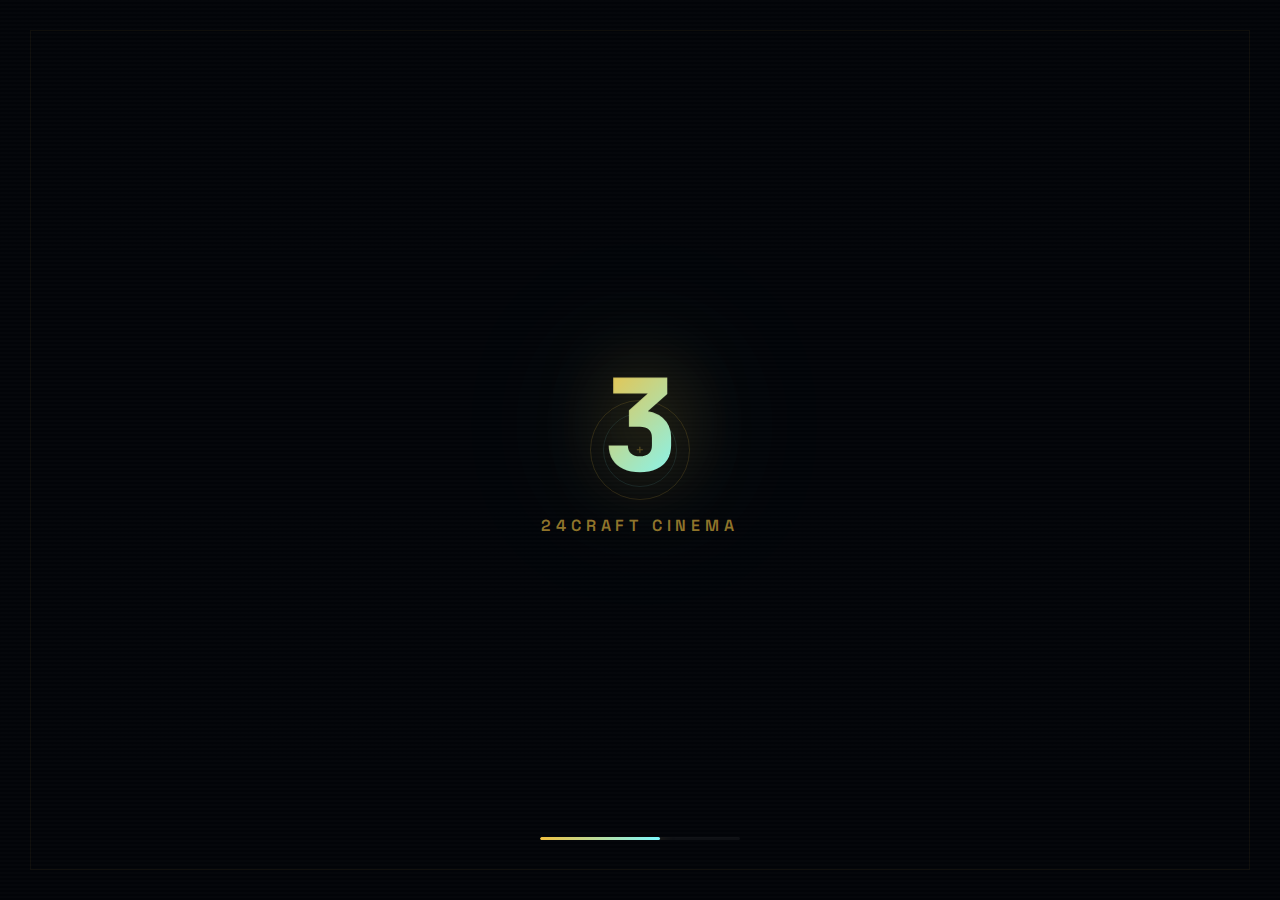
<file: roadmap.html>
<!DOCTYPE html>
<html lang="en">
<head>
    <meta charset="UTF-8">
    <meta name="viewport" content="width=device-width, initial-scale=1.0">
    <title>Roadmap — 24Craft Cinema (24CC)</title>
    <meta name="description" content="24Craft Cinema (24CC) — global roadmap from writing tools to a cinema ecosystem.">
    <link rel="preconnect" href="https://fonts.googleapis.com">
    <link rel="preconnect" href="https://fonts.gstatic.com" crossorigin>
    <link href="https://fonts.googleapis.com/css2?family=Inter:wght@400;500;600;700;800&family=JetBrains+Mono:wght@500;700&family=Space+Grotesk:wght@500;600;700&display=swap" rel="stylesheet">
    <link rel="stylesheet" href="style.css">
</head>
<body>
    <!-- Cinematic Loading Screen -->
    <div class="cinema-loader" id="cinema-loader">
        <div class="loader-reticle" aria-hidden="true"></div>
        <div class="loader-countdown" id="loader-countdown" aria-hidden="true">5</div>
        <div class="loader-brand">24Craft Cinema</div>
        <div class="loader-bar"><div class="loader-bar-fill" id="loader-bar-fill"></div></div>
    </div>

    <a class="skip-link" href="#main">Skip to content</a>

    <header class="site-header">
        <div class="container header-inner">
            <a class="brand" href="index.html" aria-label="24Craft Cinema home">
                <span class="brand-mark" aria-hidden="true">24CC</span>
                <span class="brand-name">24Craft Cinema</span>
            </a>

            <button class="nav-toggle" type="button" aria-expanded="false" aria-controls="site-nav">
                Menu
            </button>

            <nav id="site-nav" class="site-nav" aria-label="Primary">
                <a class="nav-link" href="index.html">Home</a>
                <a class="nav-link" href="platform.html">Platform</a>
                <a class="nav-link" href="crafts.html">24 Crafts</a>
                <a class="nav-link" href="tools.html">Tools</a>
                <a class="nav-link is-active" href="roadmap.html">Roadmap</a>
                <a class="nav-link" href="early-access.html">Early Access</a>
            </nav>
        </div>
    </header>

    <main id="main" class="site-main" aria-label="24Craft Cinema roadmap">
        <section class="section scene-3d" aria-label="Global roadmap">
            <div class="container">
                <div class="panel frame-border">
                    <span class="timecode">TC 00:00:01:00</span>
                    <span class="badge-3d">🎬 DEVELOPMENT ROADMAP</span>
                    <span class="float-tag">🚀 4 PHASES</span>
                    <p class="eyebrow">Roadmap</p>
                    <h1 class="text-3d">Global Roadmap</h1>

                    <div class="roadmap" role="list">
                        <div class="roadmap-item" role="listitem">
                            <h3>Phase 1</h3>
                            <p>Writing &amp; planning tools</p>
                        </div>
                        <div class="roadmap-item" role="listitem">
                            <h3>Phase 2</h3>
                            <p>Visual planning &amp; collaboration</p>
                        </div>
                        <div class="roadmap-item" role="listitem">
                            <h3>Phase 3</h3>
                            <p>Production &amp; post-production intelligence</p>
                        </div>
                        <div class="roadmap-item" role="listitem">
                            <h3>Phase 4</h3>
                            <p>Global cinema ecosystem &amp; partnerships</p>
                        </div>
                    </div>
                </div>
            </div>
        </section>
    </main>

    <footer class="site-footer">
        <div class="container footer-inner">
            <div class="footer-grid">
                <p class="footer-copy">© 2026 24Craft Cinema</p>
                <p class="footer-links">
                    <a href="mailto:contact@24craftcinema.com">contact@24craftcinema.com</a>
                    <span class="dot" aria-hidden="true">·</span>
                    <a href="#" aria-label="24CC on LinkedIn">LinkedIn</a>
                    <span class="dot" aria-hidden="true">·</span>
                    <a href="#" aria-label="24CC on X">X</a>
                </p>
                <p class="footer-tag">Built for world cinema.</p>
            </div>
        </div>
    </footer>

    <script src="script.js" defer></script>
    <script src="innovation.js" defer></script>
</body>
</html>
</file>
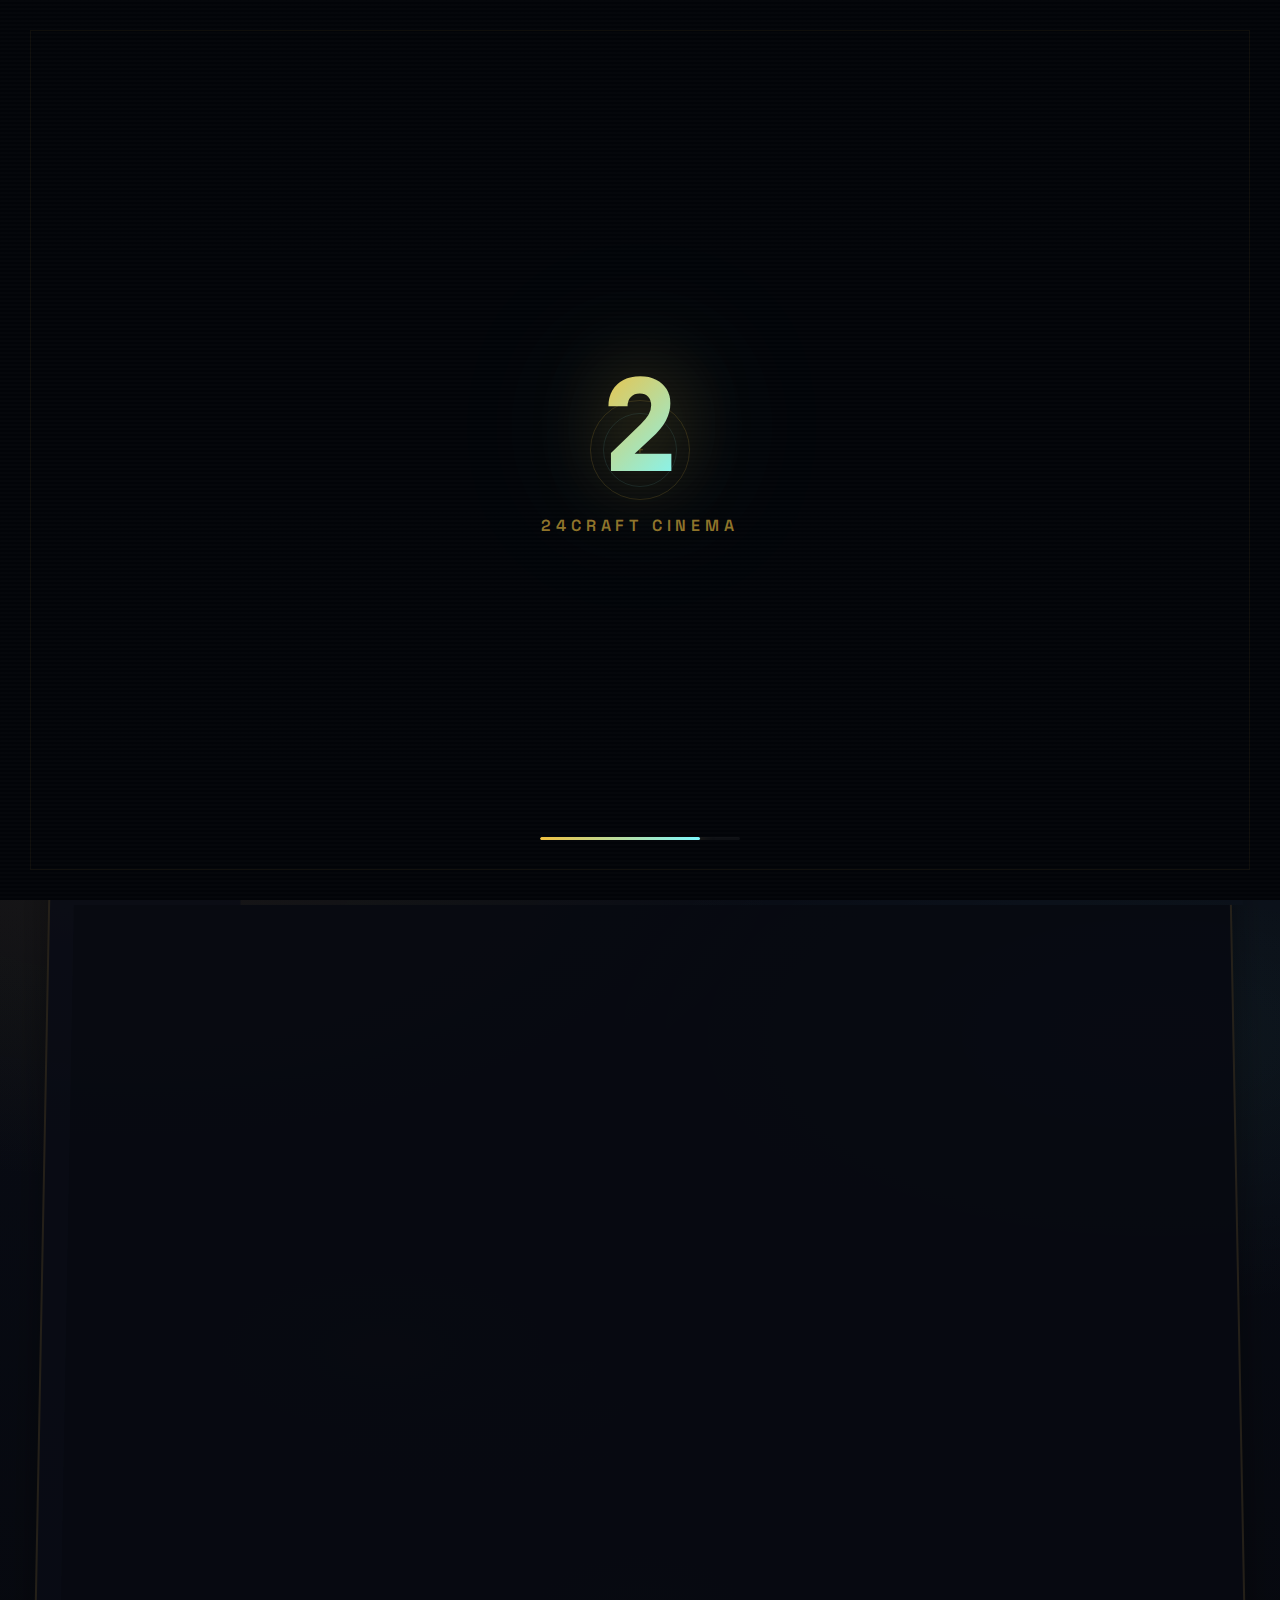
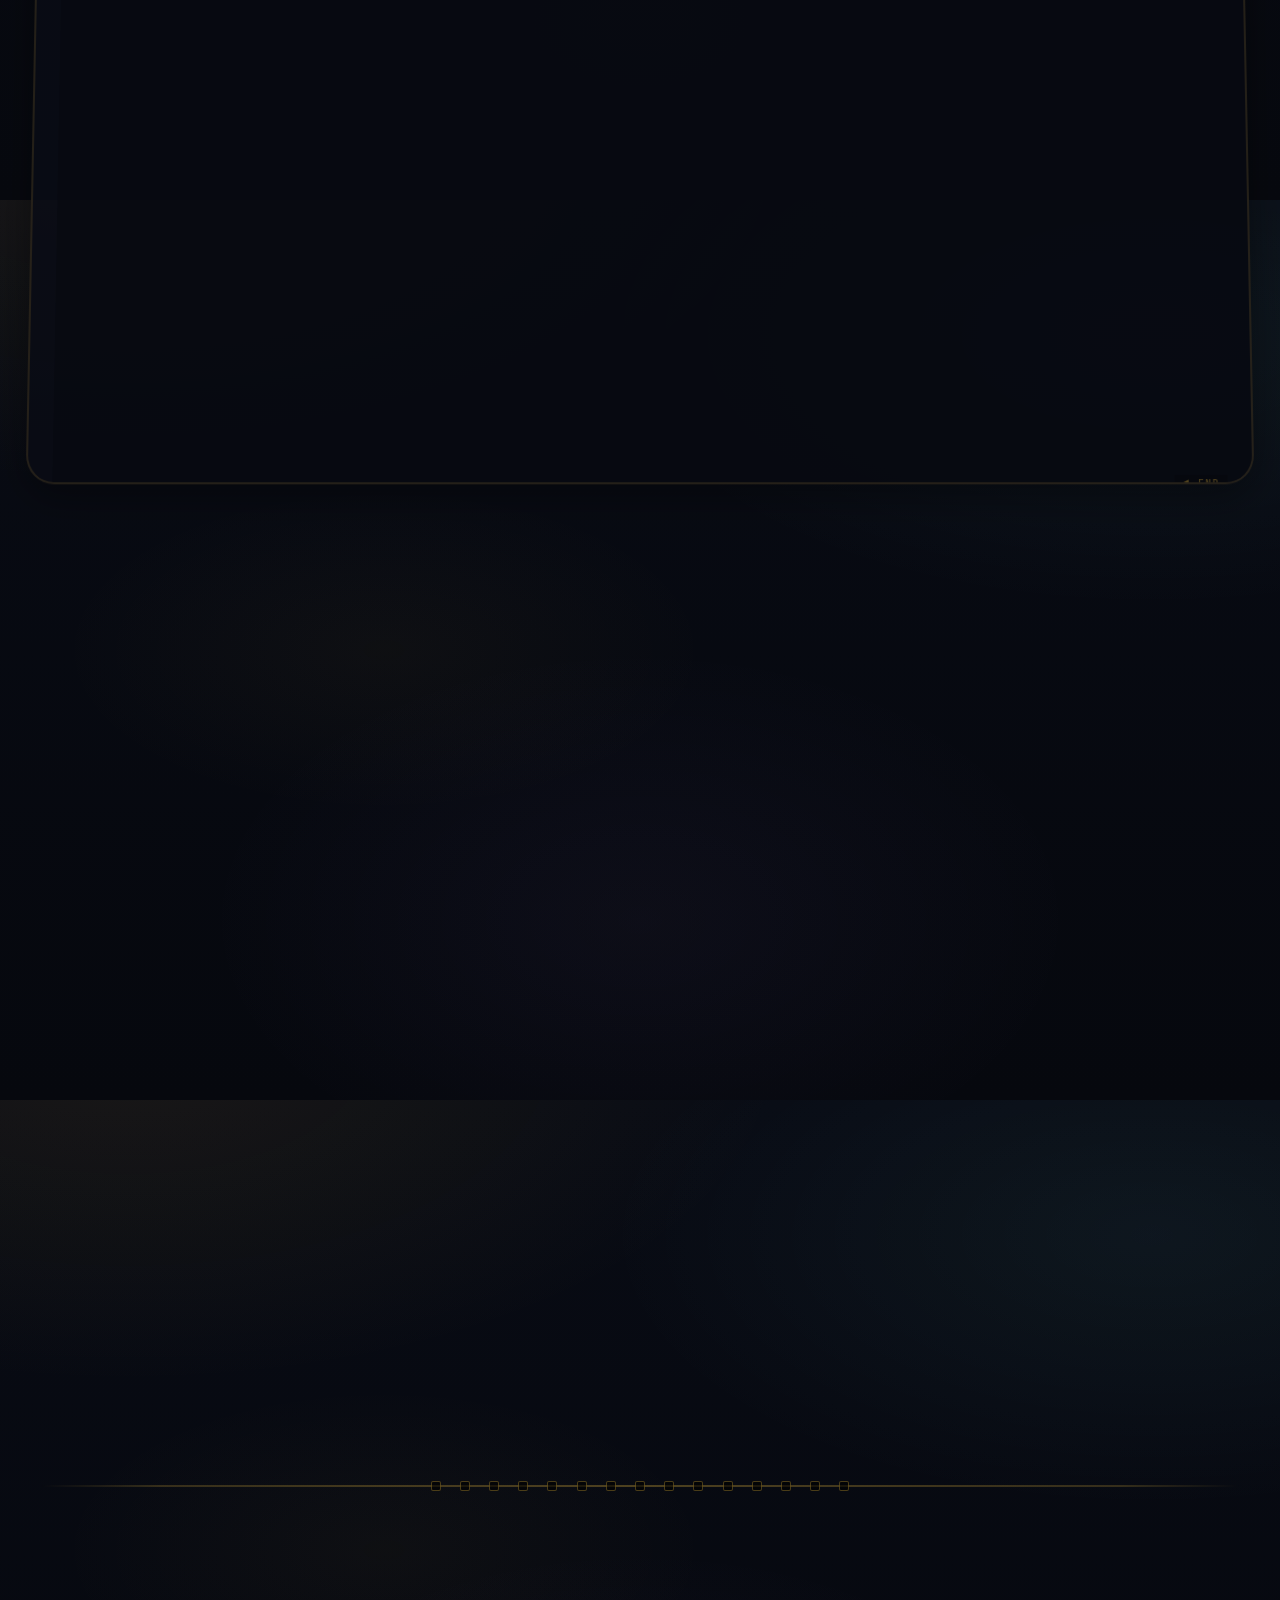
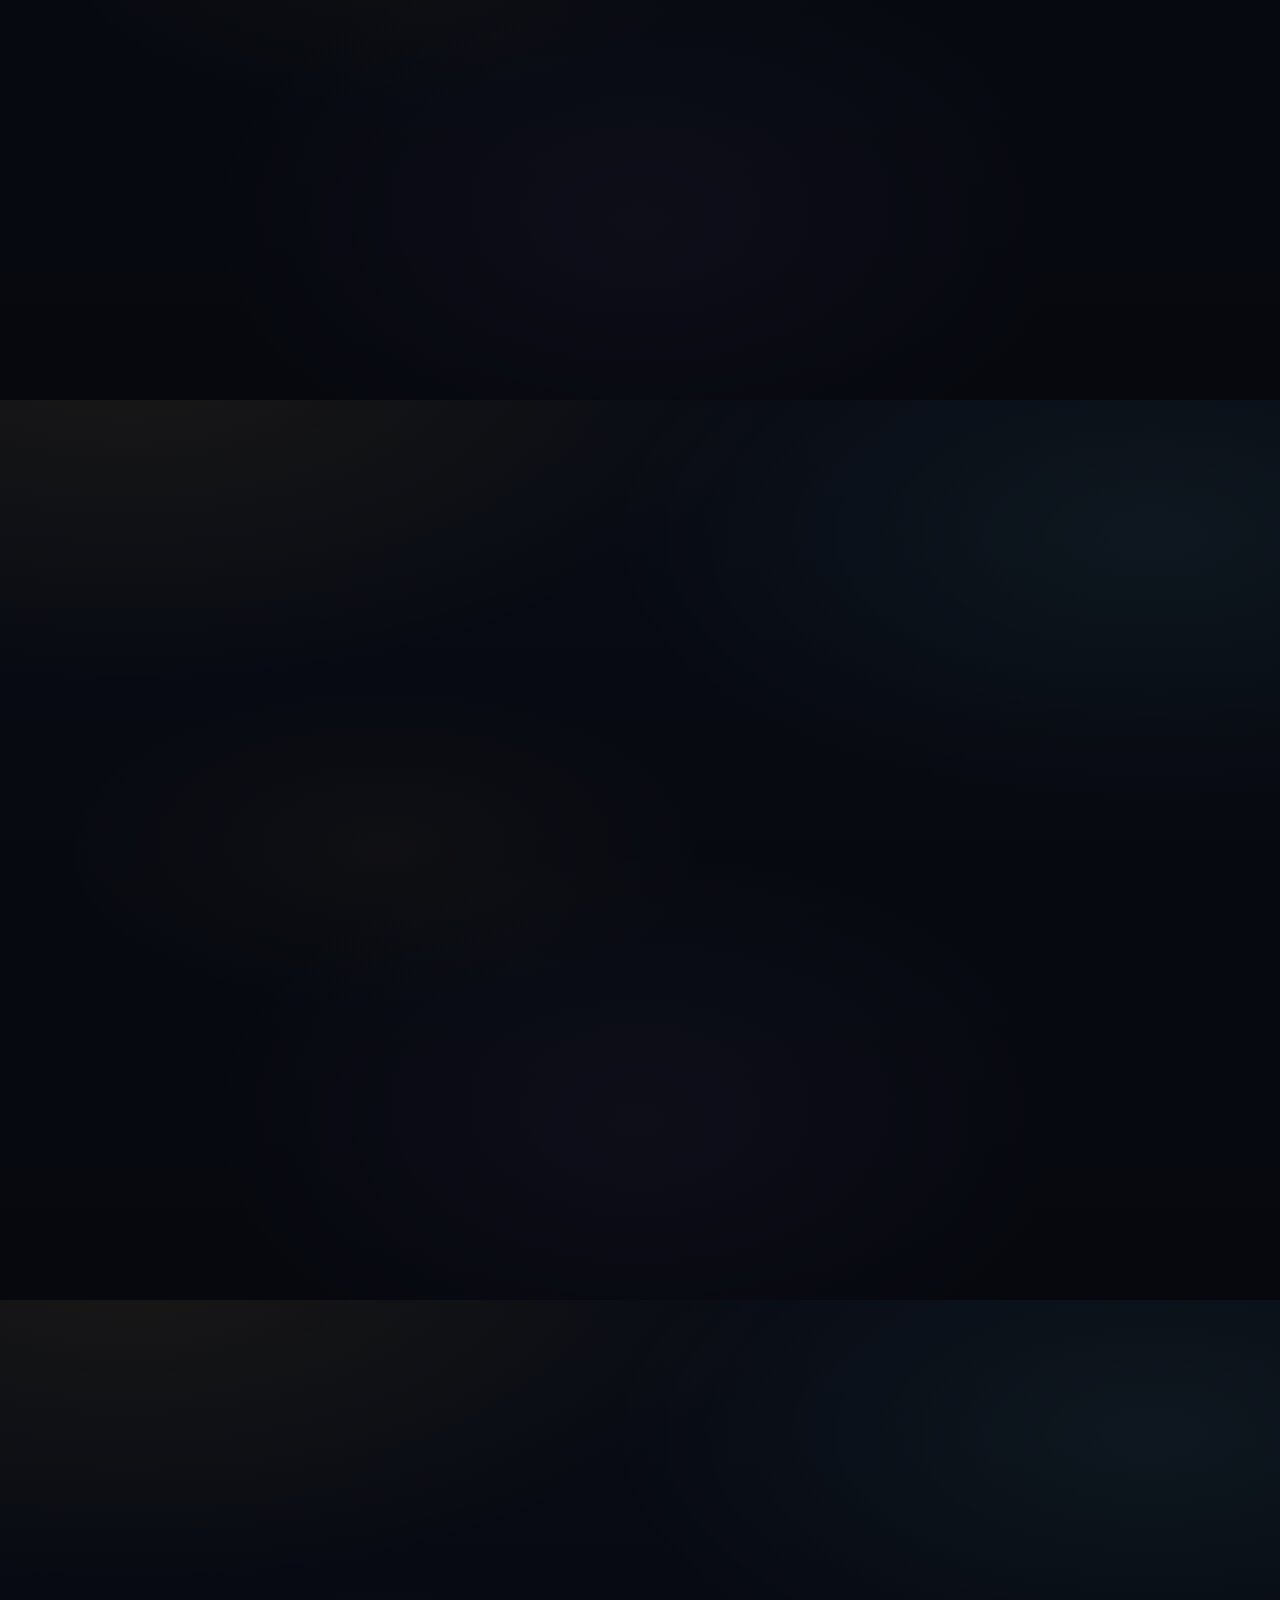
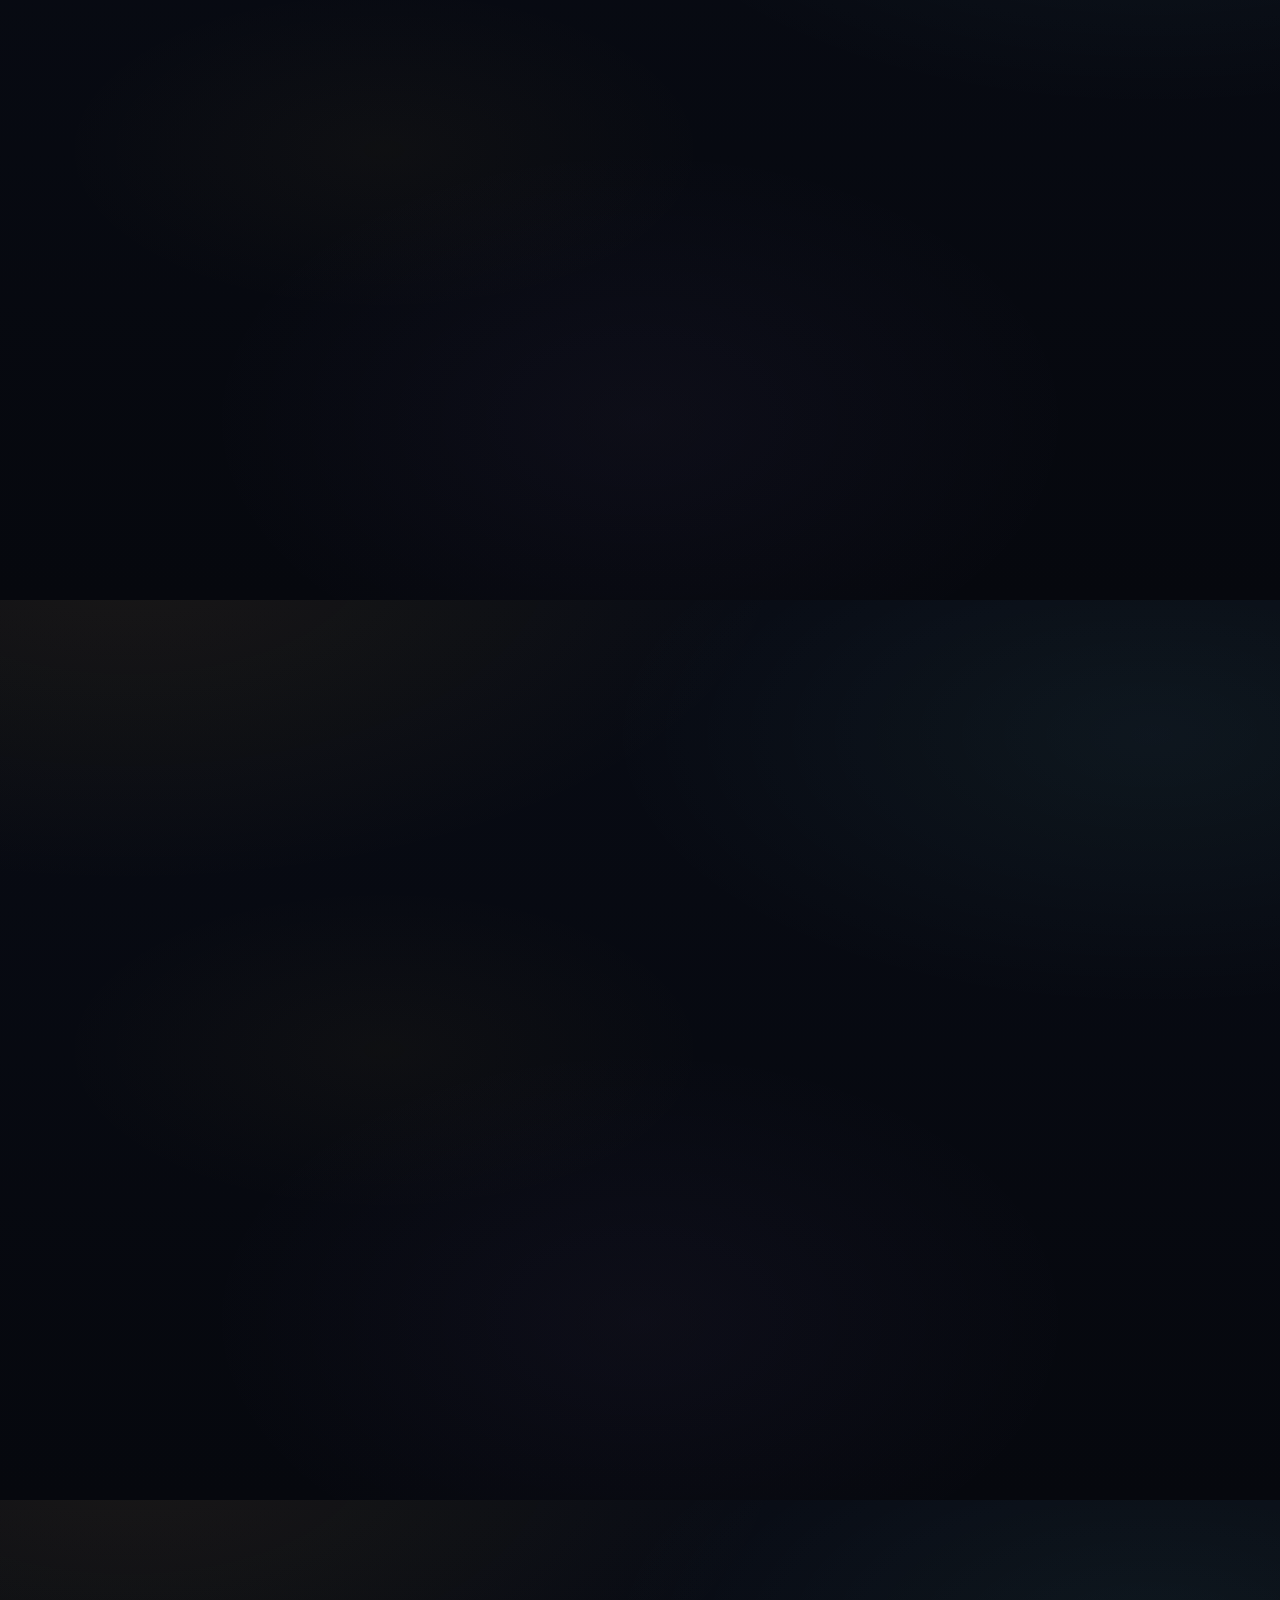
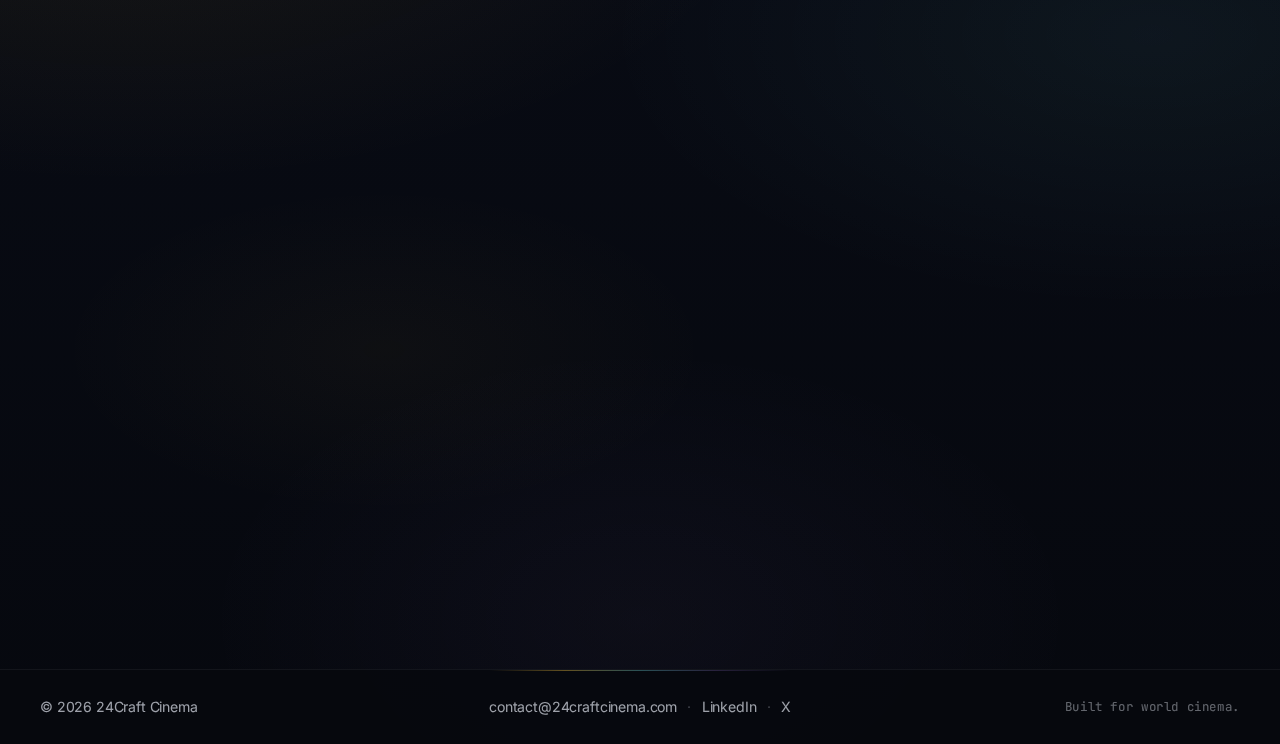
<file: tools.html>
<!DOCTYPE html>
<html lang="en">
<head>
    <meta charset="UTF-8">
    <meta name="viewport" content="width=device-width, initial-scale=1.0">
    <title>Tools — 24Craft Cinema (24CC)</title>
    <meta name="description" content="24Craft Cinema (24CC) — AI-powered tools for every stage of filmmaking, from script to screen.">
    <link rel="preconnect" href="https://fonts.googleapis.com">
    <link rel="preconnect" href="https://fonts.gstatic.com" crossorigin>
    <link href="https://fonts.googleapis.com/css2?family=Inter:wght@400;500;600;700;800&family=JetBrains+Mono:wght@500;700&family=Space+Grotesk:wght@500;600;700&display=swap" rel="stylesheet">
    <link rel="stylesheet" href="style.css">
</head>
<body>
    <!-- Cinematic Loading Screen -->
    <div class="cinema-loader" id="cinema-loader">
        <div class="loader-reticle" aria-hidden="true"></div>
        <div class="loader-countdown" id="loader-countdown" aria-hidden="true">5</div>
        <div class="loader-brand">24Craft Cinema</div>
        <div class="loader-bar"><div class="loader-bar-fill" id="loader-bar-fill"></div></div>
    </div>

    <a class="skip-link" href="#main">Skip to content</a>

    <header class="site-header">
        <div class="container header-inner">
            <a class="brand" href="index.html" aria-label="24Craft Cinema home">
                <span class="brand-mark" aria-hidden="true">24CC</span>
                <span class="brand-name">24Craft Cinema</span>
            </a>

            <button class="nav-toggle" type="button" aria-expanded="false" aria-controls="site-nav">
                Menu
            </button>

            <nav id="site-nav" class="site-nav" aria-label="Primary">
                <a class="nav-link" href="index.html">Home</a>
                <a class="nav-link" href="platform.html">Platform</a>
                <a class="nav-link" href="crafts.html">24 Crafts</a>
                <a class="nav-link is-active" href="tools.html">Tools</a>
                <a class="nav-link" href="roadmap.html">Roadmap</a>
                <a class="nav-link" href="early-access.html">Early Access</a>
            </nav>
        </div>
    </header>

    <main id="main" class="site-main" aria-label="24Craft Cinema tools">

        <!-- Hero intro -->
        <section class="section scene-3d" aria-label="Tools intro">
            <div class="container split">
                <div>
                    <span class="timecode">TC 00:00:01:00</span>
                    <span class="badge-3d">🎬 AI TOOLS SUITE</span>
                    <span class="float-tag">🤖 21+ AI TOOLS</span>
                    <p class="eyebrow">AI-Powered Tools</p>
                    <h1 class="text-3d">Built for Every Stage of Filmmaking</h1>
                </div>
                <div class="stack">
                    <p>24CC delivers a modular toolkit that covers every phase of production — from the first word of a screenplay to the final color grade.</p>
                    <p>Each tool is <strong>craft-aware</strong>, <strong>multilingual</strong>, and designed for real cinema workflows.</p>
                    <p class="small">Tools are released progressively. Early access members get priority.</p>
                </div>
            </div>
        </section>

        <!-- Cinema Ticker -->
        <div class="cinema-ticker" aria-hidden="true">
            <div class="ticker-track">
                <span>Screenplay Editor</span><span>Storyboard AI</span><span>Shot List Builder</span><span>Casting Manager</span><span>VFX Compositor</span><span>Color Grading</span><span>Sound Design</span><span>Dialogue Coach</span><span>Music Composer</span><span>Budget Planner</span><span>Schedule Pro</span>
                <span>Screenplay Editor</span><span>Storyboard AI</span><span>Shot List Builder</span><span>Casting Manager</span><span>VFX Compositor</span><span>Color Grading</span><span>Sound Design</span><span>Dialogue Coach</span><span>Music Composer</span><span>Budget Planner</span><span>Schedule Pro</span>
            </div>
        </div>

        <!-- Pre-Production Tools -->
        <section class="section scene-3d" aria-label="Pre-production tools">
            <div class="container">
                <div class="panel frame-border">
                    <span class="timecode">TC 00:02:00:00</span>
                    <p class="eyebrow">Pre-Production</p>
                    <h2 class="text-3d">Story &amp; Planning Tools</h2>
                    <p class="lead">Turn ideas into production-ready plans.</p>

                    <div class="grid-3 tool-grid" aria-label="Pre-production tool cards">
                        <article class="card tool-card">
                            <div class="tool-badge">AI</div>
                            <h3>Screenplay Editor</h3>
                            <p>Write in industry-standard format with AI-assisted dialogue, scene suggestions, and multi-language support for 50+ languages.</p>
                            <ul class="tool-tags">
                                <li>Fountain format</li>
                                <li>Auto-translate</li>
                                <li>Beat sheets</li>
                            </ul>
                        </article>
                        <article class="card tool-card">
                            <div class="tool-badge">AI</div>
                            <h3>Story Structure Analyzer</h3>
                            <p>Analyze narrative arcs, pacing, and character journeys using AI trained on global cinema storytelling patterns.</p>
                            <ul class="tool-tags">
                                <li>3-act / 5-act</li>
                                <li>Hero's journey</li>
                                <li>Rasa theory</li>
                            </ul>
                        </article>
                        <article class="card tool-card">
                            <div class="tool-badge">NEW</div>
                            <h3>Storyboard Generator</h3>
                            <p>AI-generated storyboard frames from screenplay text. Customize shot types, angles, and visual mood.</p>
                            <ul class="tool-tags">
                                <li>Text-to-image</li>
                                <li>Shot types</li>
                                <li>Export PDF</li>
                            </ul>
                        </article>
                        <article class="card tool-card">
                            <h3>Script Breakdown</h3>
                            <p>Automatically tag characters, locations, props, wardrobe, and VFX elements from any screenplay.</p>
                            <ul class="tool-tags">
                                <li>Auto-tagging</li>
                                <li>Color coding</li>
                                <li>Department sync</li>
                            </ul>
                        </article>
                        <article class="card tool-card">
                            <h3>Shot List Builder</h3>
                            <p>Create detailed shot lists linked to script scenes. Assign lenses, movement, and lighting notes per shot.</p>
                            <ul class="tool-tags">
                                <li>Scene-linked</li>
                                <li>Lens presets</li>
                                <li>Collaboration</li>
                            </ul>
                        </article>
                        <article class="card tool-card">
                            <div class="tool-badge">AI</div>
                            <h3>Casting &amp; Character Profiler</h3>
                            <p>Build detailed character profiles with AI-suggested casting notes, dialect requirements, and performance references.</p>
                            <ul class="tool-tags">
                                <li>Character arcs</li>
                                <li>Dialect mapping</li>
                                <li>Reference links</li>
                            </ul>
                        </article>
                        <article class="card tool-card">
                            <div class="tool-badge">AI</div>
                            <h3>AI Script Writer</h3>
                            <p>Generate full screenplays, dialogue, and scene descriptions from a story outline. Supports multiple genres and tonal styles.</p>
                            <ul class="tool-tags">
                                <li>Genre-aware</li>
                                <li>Dialogue polish</li>
                                <li>50+ languages</li>
                            </ul>
                        </article>
                        <article class="card tool-card">
                            <div class="tool-badge">AI</div>
                            <h3>AI Concept Art Generator</h3>
                            <p>Create production concept art from text descriptions — characters, environments, props, and vehicles in cinematic style.</p>
                            <ul class="tool-tags">
                                <li>Text-to-art</li>
                                <li>Style presets</li>
                                <li>Mood references</li>
                            </ul>
                        </article>
                        <article class="card tool-card">
                            <div class="tool-badge">AI</div>
                            <h3>AI Poster &amp; Key Art Designer</h3>
                            <p>Design professional movie posters, key art, and promotional graphics with AI-powered layout, typography, and compositing.</p>
                            <ul class="tool-tags">
                                <li>Template library</li>
                                <li>Auto-layout</li>
                                <li>Export print/web</li>
                            </ul>
                        </article>
                        <article class="card tool-card">
                            <div class="tool-badge">AI</div>
                            <h3>AI Costume &amp; Set Designer</h3>
                            <p>Visualize costumes, props, and set designs from script descriptions. AI suggests period-accurate and culturally authentic options.</p>
                            <ul class="tool-tags">
                                <li>Period styling</li>
                                <li>Cultural accuracy</li>
                                <li>Mood boards</li>
                            </ul>
                        </article>
                        <article class="card tool-card">
                            <div class="tool-badge">AI</div>
                            <h3>AI Location Scout</h3>
                            <p>AI-powered location discovery matching script requirements. Analyzes lighting conditions, accessibility, and visual aesthetics.</p>
                            <ul class="tool-tags">
                                <li>Smart matching</li>
                                <li>Light analysis</li>
                                <li>Virtual tours</li>
                            </ul>
                        </article>
                    </div>
                </div>
            </div>
        </section>

        <!-- Production Tools -->
        <section class="section" aria-label="Production tools">
            <div class="container">
                <div class="panel">
                    <p class="eyebrow">Production</p>
                    <h2>On-Set &amp; Management Tools</h2>
                    <p class="lead">Keep your production organized and your crew connected.</p>

                    <div class="grid-3 tool-grid" aria-label="Production tool cards">
                        <article class="card tool-card">
                            <div class="tool-badge">AI</div>
                            <h3>Smart Scheduler</h3>
                            <p>AI-optimized scheduling that accounts for actor availability, location windows, weather, and budget constraints.</p>
                            <ul class="tool-tags">
                                <li>ML optimization</li>
                                <li>Conflict detection</li>
                                <li>Day-out-of-days</li>
                            </ul>
                        </article>
                        <article class="card tool-card">
                            <h3>Call Sheet Generator</h3>
                            <p>Auto-generate daily call sheets from your schedule. Push notifications to crew via email, SMS, or in-app.</p>
                            <ul class="tool-tags">
                                <li>Auto-generate</li>
                                <li>Multi-channel</li>
                                <li>Weather sync</li>
                            </ul>
                        </article>
                        <article class="card tool-card">
                            <h3>Budget Tracker</h3>
                            <p>Real-time budget tracking with department-level breakdowns, forecast alerts, and currency conversion for co-productions.</p>
                            <ul class="tool-tags">
                                <li>Live tracking</li>
                                <li>Forecasting</li>
                                <li>Multi-currency</li>
                            </ul>
                        </article>
                        <article class="card tool-card">
                            <div class="tool-badge">NEW</div>
                            <h3>Continuity Logger</h3>
                            <p>Capture and track continuity details on set — wardrobe, props, hair, and lighting — with photo attachments.</p>
                            <ul class="tool-tags">
                                <li>Photo capture</li>
                                <li>Scene linking</li>
                                <li>Timeline view</li>
                            </ul>
                        </article>
                        <article class="card tool-card">
                            <h3>Location Manager</h3>
                            <p>Scout, catalog, and share locations with GPS coordinates, permits tracking, and photo galleries.</p>
                            <ul class="tool-tags">
                                <li>GPS tagging</li>
                                <li>Permit tracker</li>
                                <li>Photo gallery</li>
                            </ul>
                        </article>
                        <article class="card tool-card">
                            <h3>Crew Hub</h3>
                            <p>Centralized crew directory with role assignments, contact sheets, availability calendars, and department chat.</p>
                            <ul class="tool-tags">
                                <li>Role-based access</li>
                                <li>Department chat</li>
                                <li>Availability</li>
                            </ul>
                        </article>
                    </div>
                </div>
            </div>
        </section>

        <!-- Filmstrip transition -->
        <div class="container">
            <div class="sprocket-strip" aria-hidden="true">
                <span class="sprocket-hole"></span><span class="sprocket-hole"></span><span class="sprocket-hole"></span>
                <span class="sprocket-hole"></span><span class="sprocket-hole"></span><span class="sprocket-hole"></span>
                <span class="sprocket-hole"></span><span class="sprocket-hole"></span><span class="sprocket-hole"></span>
                <span class="sprocket-hole"></span><span class="sprocket-hole"></span><span class="sprocket-hole"></span>
                <span class="sprocket-hole"></span><span class="sprocket-hole"></span><span class="sprocket-hole"></span>
            </div>
        </div>

        <!-- Post-Production Tools -->
        <section class="section scene-3d" aria-label="Post-production tools">
            <div class="container">
                <div class="panel frame-border">
                    <span class="timecode">TC 00:10:00:00</span>
                    <p class="eyebrow">Post-Production</p>
                    <h2 class="text-3d">Edit, Sound &amp; Finishing Tools</h2>
                    <p class="lead">From rough cut to final delivery — integrated and intelligent.</p>

                    <div class="grid-3 tool-grid" aria-label="Post-production tool cards">
                        <article class="card tool-card">
                            <div class="tool-badge">AI</div>
                            <h3>Scene Classifier</h3>
                            <p>Computer vision that auto-tags footage by scene, shot type, emotion, and quality — saving hours of logging time.</p>
                            <ul class="tool-tags">
                                <li>Auto-classify</li>
                                <li>Emotion tagging</li>
                                <li>Quality score</li>
                            </ul>
                        </article>
                        <article class="card tool-card">
                            <div class="tool-badge">AI</div>
                            <h3>Dialogue Transcriber</h3>
                            <p>Real-time speech-to-text for 50+ languages with speaker identification, timecoding, and subtitle export.</p>
                            <ul class="tool-tags">
                                <li>50+ languages</li>
                                <li>Speaker ID</li>
                                <li>SRT / VTT export</li>
                            </ul>
                        </article>
                        <article class="card tool-card">
                            <h3>VFX Brief Builder</h3>
                            <p>Create structured VFX shot briefs linked to timecode, with reference images, complexity ratings, and vendor assignments.</p>
                            <ul class="tool-tags">
                                <li>Timecode linked</li>
                                <li>Complexity tiers</li>
                                <li>Vendor portal</li>
                            </ul>
                        </article>
                        <article class="card tool-card">
                            <h3>Color Reference Manager</h3>
                            <p>Share color grading references, LUT presets, and mood boards across colorists and directors.</p>
                            <ul class="tool-tags">
                                <li>LUT library</li>
                                <li>Mood boards</li>
                                <li>Version history</li>
                            </ul>
                        </article>
                        <article class="card tool-card">
                            <div class="tool-badge">AI</div>
                            <h3>Sound Design Assistant</h3>
                            <p>AI-suggested sound effects and ambient layers based on scene context, location, and mood analysis.</p>
                            <ul class="tool-tags">
                                <li>Context-aware</li>
                                <li>SFX library</li>
                                <li>Mix preview</li>
                            </ul>
                        </article>
                        <article class="card tool-card">
                            <h3>Delivery Manager</h3>
                            <p>Manage deliverables across platforms — DCP, streaming specs, broadcast standards — with automated QC checks.</p>
                            <ul class="tool-tags">
                                <li>DCP / OTT</li>
                                <li>Auto QC</li>
                                <li>Spec templates</li>
                            </ul>
                        </article>
                        <article class="card tool-card">
                            <div class="tool-badge">AI</div>
                            <h3>AI Video Editor</h3>
                            <p>Intelligent editing assistant that auto-assembles rough cuts, suggests pacing, trims dead air, and syncs multi-cam footage.</p>
                            <ul class="tool-tags">
                                <li>Auto-assembly</li>
                                <li>Pacing AI</li>
                                <li>Multi-cam sync</li>
                            </ul>
                        </article>
                        <article class="card tool-card">
                            <div class="tool-badge">AI</div>
                            <h3>AI Music &amp; Score Composer</h3>
                            <p>Generate original background scores, theme music, and ambient tracks tailored to scene mood, genre, and tempo.</p>
                            <ul class="tool-tags">
                                <li>Mood-aware</li>
                                <li>Royalty-free</li>
                                <li>Genre presets</li>
                            </ul>
                        </article>
                        <article class="card tool-card">
                            <div class="tool-badge">AI</div>
                            <h3>AI DI &amp; Color Grading</h3>
                            <p>AI-powered Digital Intermediate — auto color matching, shot-to-shot consistency, cinematic LUT generation, and scene-aware grading.</p>
                            <ul class="tool-tags">
                                <li>Auto match</li>
                                <li>LUT generator</li>
                                <li>HDR / SDR</li>
                            </ul>
                        </article>
                        <article class="card tool-card">
                            <div class="tool-badge">AI</div>
                            <h3>AI Sound EFX Creator</h3>
                            <p>Generate custom sound effects from text descriptions — explosions, ambiences, mechanical sounds, nature, and Foley — on demand.</p>
                            <ul class="tool-tags">
                                <li>Text-to-SFX</li>
                                <li>Layered mixing</li>
                                <li>SFX library 10K+</li>
                            </ul>
                        </article>
                        <article class="card tool-card">
                            <div class="tool-badge">AI</div>
                            <h3>AI Dubbing Studio</h3>
                            <p>Automatically dub dialogue into 50+ languages with lip-sync matching, emotion preservation, and natural voice cloning.</p>
                            <ul class="tool-tags">
                                <li>Lip-sync AI</li>
                                <li>Emotion match</li>
                                <li>50+ languages</li>
                            </ul>
                        </article>
                        <article class="card tool-card">
                            <div class="tool-badge">AI</div>
                            <h3>AI Foley Artist</h3>
                            <p>Automatically generate realistic Foley sounds — footsteps, cloth rustles, object interactions — synced to on-screen action.</p>
                            <ul class="tool-tags">
                                <li>Motion-synced</li>
                                <li>Surface detection</li>
                                <li>Layered output</li>
                            </ul>
                        </article>
                        <article class="card tool-card">
                            <div class="tool-badge">AI</div>
                            <h3>AI Trailer &amp; Promo Creator</h3>
                            <p>Auto-generate theatrical trailers, teasers, and social media promos by analyzing your film's key moments and emotional beats.</p>
                            <ul class="tool-tags">
                                <li>Auto-highlight</li>
                                <li>Platform formats</li>
                                <li>Music sync</li>
                            </ul>
                        </article>
                        <article class="card tool-card">
                            <div class="tool-badge">AI</div>
                            <h3>AI Rotoscoping &amp; VFX</h3>
                            <p>Automated rotoscoping, green screen keying, wire removal, and object tracking — powered by computer vision AI.</p>
                            <ul class="tool-tags">
                                <li>Auto-roto</li>
                                <li>Object tracking</li>
                                <li>Wire removal</li>
                            </ul>
                        </article>
                        <article class="card tool-card">
                            <div class="tool-badge">AI</div>
                            <h3>AI Subtitle &amp; Captioning</h3>
                            <p>Auto-generate subtitles, closed captions, and SDH in 50+ languages with perfect timing, speaker labels, and style formatting.</p>
                            <ul class="tool-tags">
                                <li>Auto-timing</li>
                                <li>Multi-language</li>
                                <li>SRT / VTT / SSA</li>
                            </ul>
                        </article>
                        <article class="card tool-card">
                            <div class="tool-badge">AI</div>
                            <h3>AI Voice Cloning</h3>
                            <p>Clone an actor's voice for pick-up lines, ADR, and dubbing. Maintains natural tone, accent, and emotional expression.</p>
                            <ul class="tool-tags">
                                <li>Voice matching</li>
                                <li>Emotion control</li>
                                <li>ADR integration</li>
                            </ul>
                        </article>
                        <article class="card tool-card">
                            <div class="tool-badge">AI</div>
                            <h3>AI Upscaling &amp; Restoration</h3>
                            <p>Upscale footage to 4K/8K, restore old film, remove grain and artifacts, and enhance low-light shots using neural networks.</p>
                            <ul class="tool-tags">
                                <li>4K / 8K upscale</li>
                                <li>Grain removal</li>
                                <li>Film restoration</li>
                            </ul>
                        </article>
                        <article class="card tool-card">
                            <div class="tool-badge">AI</div>
                            <h3>AI Noise Reduction &amp; Audio Clean</h3>
                            <p>Remove background noise, wind, hum, and hiss from location audio. AI isolates dialogue and preserves natural room tone.</p>
                            <ul class="tool-tags">
                                <li>Noise removal</li>
                                <li>Dialogue isolate</li>
                                <li>Room tone match</li>
                            </ul>
                        </article>
                        <article class="card tool-card">
                            <div class="tool-badge">AI</div>
                            <h3>AI Face De-aging &amp; Enhancement</h3>
                            <p>De-age or age actors digitally, enhance facial detail in VFX shots, and generate realistic digital doubles for stunts.</p>
                            <ul class="tool-tags">
                                <li>De-aging</li>
                                <li>Digital doubles</li>
                                <li>Expression transfer</li>
                            </ul>
                        </article>
                        <article class="card tool-card">
                            <div class="tool-badge">AI</div>
                            <h3>AI Background Replacement</h3>
                            <p>Replace or extend backgrounds in any shot using AI scene generation — skies, environments, set extensions, and crowd replication.</p>
                            <ul class="tool-tags">
                                <li>Sky replacement</li>
                                <li>Set extension</li>
                                <li>Crowd AI</li>
                            </ul>
                        </article>
                        <article class="card tool-card">
                            <div class="tool-badge">AI</div>
                            <h3>AI Audio Mixing &amp; Mastering</h3>
                            <p>Intelligent audio mixing that auto-balances dialogue, music, and SFX for cinema, streaming, and broadcast standards.</p>
                            <ul class="tool-tags">
                                <li>Auto-balance</li>
                                <li>Dolby Atmos</li>
                                <li>Loudness comply</li>
                            </ul>
                        </article>
                    </div>
                </div>
            </div>
        </section>

        <!-- Integration & API -->
        <section class="section" aria-label="Integrations">
            <div class="container split">
                <div>
                    <p class="eyebrow">Integrations</p>
                    <h2>Works With Your Existing Stack</h2>
                </div>
                <div class="stack">
                    <p>24CC tools are designed to plug into industry-standard software — not replace it.</p>
                    <div class="grid-2">
                        <article class="card">
                            <h3>NLE Plugins</h3>
                            <p>Extensions for DaVinci Resolve, Premiere Pro, and Final Cut Pro.</p>
                        </article>
                        <article class="card">
                            <h3>Cloud Storage</h3>
                            <p>Native sync with Frame.io, Google Drive, Dropbox, and S3-compatible storage.</p>
                        </article>
                        <article class="card">
                            <h3>Open API</h3>
                            <p>RESTful API for studios to build custom integrations and automate workflows.</p>
                        </article>
                        <article class="card">
                            <h3>Import / Export</h3>
                            <p>Support for Fountain, FDX, EDL, XML, AAF, CSV, and PDF formats.</p>
                        </article>
                    </div>
                </div>
            </div>
        </section>

        <!-- Tool Comparison -->
        <section class="section" aria-label="Why 24CC tools">
            <div class="container">
                <div class="panel">
                    <h2>Why 24CC Tools Are Different</h2>
                    <div class="grid-4" aria-label="Differentiators">
                        <article class="card">
                            <h3>Cinema-First AI</h3>
                            <p>AI trained on filmmaking craft — not generic content generation.</p>
                        </article>
                        <article class="card">
                            <h3>Truly Multilingual</h3>
                            <p>Every tool works natively in 50+ languages, not just English-first with translation bolted on.</p>
                        </article>
                        <article class="card">
                            <h3>Craft-Connected</h3>
                            <p>Tools talk to each other — script changes flow to breakdown, schedule, and budget automatically.</p>
                        </article>
                        <article class="card">
                            <h3>Modular Adoption</h3>
                            <p>Use one tool or the full suite. No lock-in, no forced bundles.</p>
                        </article>
                    </div>
                </div>
            </div>
        </section>

        <!-- CTA -->
        <section class="section" aria-label="Get early access to tools">
            <div class="container">
                <div class="cta-banner">
                    <h2>Get Early Access to 24CC Tools</h2>
                    <p class="lead">Be among the first filmmakers to use AI-powered cinema tools built for your craft and your language.</p>
                    <div class="cta-row" style="justify-content:center;">
                        <a class="button" href="early-access.html">Join Early Access</a>
                        <a class="button button-secondary" href="platform.html">Learn About the Platform</a>
                    </div>
                </div>
            </div>
        </section>

    </main>

    <footer class="site-footer">
        <div class="container footer-inner">
            <div class="footer-grid">
                <p class="footer-copy">© 2026 24Craft Cinema</p>
                <p class="footer-links">
                    <a href="mailto:contact@24craftcinema.com">contact@24craftcinema.com</a>
                    <span class="dot" aria-hidden="true">·</span>
                    <a href="#" aria-label="24CC on LinkedIn">LinkedIn</a>
                    <span class="dot" aria-hidden="true">·</span>
                    <a href="#" aria-label="24CC on X">X</a>
                </p>
                <p class="footer-tag">Built for world cinema.</p>
            </div>
        </div>
    </footer>

    <script src="script.js" defer></script>
    <script src="innovation.js" defer></script>
</body>
</html>
</file>
<file: style.css>
/* ================================================================
   24Craft Cinema (24CC) — World-Class Design System
   Premium UI · Cinematic Color Palette · Glass Morphism
   ================================================================ */

@import url('https://fonts.googleapis.com/css2?family=Inter:wght@400;500;600;700;800&family=JetBrains+Mono:wght@500;700&family=Space+Grotesk:wght@500;600;700&display=swap');

:root {
    /* === Deep Cinematic Palette === */
    --bg: #06080e;
    --bg2: #080b14;
    --bg3: #0c1020;
    --surface: rgba(255, 255, 255, 0.035);
    --surface2: rgba(255, 255, 255, 0.055);
    --surfaceHover: rgba(255, 255, 255, 0.075);
    --surfaceSolid: #0f1424;

    --text: #f0f4ff;
    --textSoft: rgba(240, 244, 255, 0.85);
    --muted: rgba(240, 244, 255, 0.65);

    --border: rgba(240, 244, 255, 0.08);
    --border2: rgba(240, 244, 255, 0.14);
    --borderHover: rgba(240, 244, 255, 0.22);

    /* === Accent — Gold & Cyan Cinematic === */
    --accent: #f0c040;
    --accent2: #7df9ff;
    --accentGlow: rgba(240, 192, 64, 0.15);
    --accent2Glow: rgba(125, 249, 255, 0.10);
    --accentGradient: linear-gradient(135deg, #f0c040, #ffda6a);
    --accent2Gradient: linear-gradient(135deg, #7df9ff, #a0f0ff);

    /* === Purple/Violet accent for variety === */
    --accent3: #b388ff;
    --accent3Glow: rgba(179, 136, 255, 0.10);

    /* === Layout === */
    --radius: 20px;
    --radiusSm: 14px;
    --radiusLg: 28px;

    --shadow: 0 20px 80px rgba(0, 0, 0, 0.50), 0 0 0 1px rgba(255,255,255,0.04);
    --shadow2: 0 12px 40px rgba(0, 0, 0, 0.40);
    --shadowGlow: 0 0 60px rgba(240, 192, 64, 0.08), 0 0 120px rgba(125, 249, 255, 0.04);

    --sans: 'Inter', 'Space Grotesk', ui-sans-serif, system-ui, -apple-system, sans-serif;
    --display: 'Space Grotesk', 'Inter', ui-sans-serif, system-ui, sans-serif;
    --mono: 'JetBrains Mono', ui-monospace, SFMono-Regular, Menlo, Monaco, Consolas, monospace;

    --max: 1200px;
    --ring: 0 0 0 3px rgba(240, 192, 64, 0.25);
}

/* === Reset & Base === */
* { box-sizing: border-box; }

html {
    scroll-behavior: smooth;
    -webkit-text-size-adjust: 100%;
}

html, body { height: 100%; }

body {
    margin: 0;
    font-family: var(--sans);
    font-weight: 400;
    color: var(--text);
    line-height: 1.6;
    font-size: 16px;
    letter-spacing: -0.01em;
    -webkit-font-smoothing: antialiased;
    -moz-osx-font-smoothing: grayscale;

    background:
        radial-gradient(ellipse 1200px 600px at 10% -5%, rgba(240,192,64,0.07), transparent 55%),
        radial-gradient(ellipse 1000px 500px at 90% 15%, rgba(125,249,255,0.05), transparent 55%),
        radial-gradient(ellipse 800px 500px at 50% 80%, rgba(179,136,255,0.04), transparent 55%),
        radial-gradient(ellipse 600px 300px at 30% 50%, rgba(240,192,64,0.03), transparent 55%),
        linear-gradient(180deg, var(--bg2), var(--bg));

    /* background-attachment: fixed removed — causes full repaint on every scroll */
    overflow-x: hidden;
}

/* Aurora background blobs — static, no animation (perf) */
body::after {
    content: "";
    position: fixed;
    inset: 0;
    width: 100%;
    height: 100%;
    pointer-events: none;
    z-index: 0;
    background:
        radial-gradient(600px circle at 20% 30%, rgba(240,192,64,0.06), transparent 50%),
        radial-gradient(500px circle at 80% 70%, rgba(125,249,255,0.04), transparent 50%),
        radial-gradient(400px circle at 50% 50%, rgba(179,136,255,0.03), transparent 50%);
    will-change: auto;
}

/* Grain texture overlay — static (animation removed for perf: was 200% oversized + mix-blend-mode + 0.5s steps) */
body::before {
    content: "";
    position: fixed;
    inset: 0;
    width: 100%;
    height: 100%;
    pointer-events: none;
    z-index: 0;
    background-image: url("data:image/svg+xml,%3Csvg viewBox='0 0 256 256' xmlns='http://www.w3.org/2000/svg'%3E%3Cfilter id='n'%3E%3CfeTurbulence type='fractalNoise' baseFrequency='0.85' numOctaves='4' stitchTiles='stitch'/%3E%3C/filter%3E%3Crect width='100%25' height='100%25' filter='url(%23n)'/%3E%3C/svg%3E");
    opacity: 0.025;
    /* mix-blend-mode removed — forces compositing layer */
}

.site-header,
.site-main,
.site-footer {
    position: relative;
    z-index: 1;
}

section[id] {
    scroll-margin-top: 92px;
}

a { color: inherit; }

p { margin: 0; }

.container {
    width: min(var(--max), calc(100% - 2.5rem));
    margin: 0 auto;
}

/* === Skip Link === */
.skip-link {
    position: absolute;
    left: -9999px;
    top: auto;
    width: 1px;
    height: 1px;
    overflow: hidden;
}

.skip-link:focus {
    left: 1rem;
    top: 1rem;
    width: auto;
    height: auto;
    padding: 0.6rem 0.85rem;
    background: rgba(15, 20, 32, 0.96);
    border: 1px solid var(--border2);
    border-radius: 12px;
    z-index: 9999;
}

/* ================================================================
   HEADER / NAVIGATION — Glass morphism sticky header
   ================================================================ */
.site-header {
    position: sticky;
    top: 0;
    z-index: 100;
    background: rgba(6, 8, 14, 0.92);
    border-bottom: 1px solid rgba(240,244,255,0.06);
    backdrop-filter: blur(10px);
    -webkit-backdrop-filter: blur(10px);
    contain: layout style;
}

.site-header::after {
    content: "";
    position: absolute;
    bottom: -1px;
    left: 0;
    width: 100%;
    height: 1px;
    background: linear-gradient(90deg, transparent, rgba(240,192,64,0.3) 20%, rgba(125,249,255,0.4) 50%, rgba(179,136,255,0.3) 80%, transparent);
    background-size: 200% 100%;
    animation: header-line-flow 4s linear infinite;
}

@keyframes header-line-flow {
    0% { background-position: 100% 0; }
    100% { background-position: -100% 0; }
}

/* GPU layer promotion for animated elements */
.badge-3d, .float-tag, .film-reel, .orbit-core, .orbit-node,
.ticker-track, .loader-reticle, .loader-countdown {
    will-change: transform;
    transform: translateZ(0);
}

.header-inner {
    display: flex;
    align-items: center;
    justify-content: space-between;
    gap: 1.5rem;
    padding: 0.85rem 0;
}

.brand {
    display: inline-flex;
    align-items: center;
    gap: 0.75rem;
    text-decoration: none;
    transition: opacity 0.2s ease;
}

.brand:hover { opacity: 0.85; }

.brand-mark {
    font-family: var(--mono);
    font-weight: 800;
    letter-spacing: 0.14em;
    font-size: 0.88rem;
    padding: 0.32rem 0.65rem;
    border-radius: 8px;
    background: linear-gradient(135deg, rgba(240,192,64,0.15), rgba(240,192,64,0.06));
    border: 1px solid rgba(240,192,64,0.25);
    color: var(--accent);
    text-shadow: 0 0 20px rgba(240,192,64,0.3);
    animation: brand-pulse 3s ease-in-out infinite;
    position: relative;
}

.brand-mark::after {
    content: "";
    position: absolute;
    inset: -2px;
    border-radius: 10px;
    background: linear-gradient(135deg, rgba(240,192,64,0.3), rgba(125,249,255,0.2), rgba(240,192,64,0.3));
    z-index: -1;
    opacity: 0;
    filter: blur(8px);
    transition: opacity 0.3s ease;
}

.brand:hover .brand-mark::after {
    opacity: 1;
}

@keyframes brand-pulse {
    0%, 100% { box-shadow: 0 0 12px rgba(240,192,64,0.1); }
    50% { box-shadow: 0 0 25px rgba(240,192,64,0.25), 0 0 50px rgba(240,192,64,0.08); }
}

.brand-name {
    font-family: var(--display);
    font-weight: 700;
    font-size: 1.05rem;
    letter-spacing: -0.02em;
}

.nav-toggle {
    display: none;
    font-family: var(--sans);
    font-weight: 600;
    font-size: 0.88rem;
    border: 1px solid var(--border2);
    background: var(--surface);
    color: var(--text);
    padding: 0.55rem 0.85rem;
    border-radius: 10px;
    cursor: pointer;
    transition: all 0.2s ease;
}

.nav-toggle:hover {
    border-color: var(--borderHover);
    background: var(--surface2);
}

.site-nav {
    display: flex;
    align-items: center;
    gap: 0.35rem;
}

.nav-link {
    font-family: var(--sans);
    font-size: 0.9rem;
    font-weight: 500;
    text-decoration: none;
    color: var(--muted);
    padding: 0.5rem 0.85rem;
    border-radius: 10px;
    border: 1px solid transparent;
    transition: all 0.2s ease;
}

.nav-link:hover {
    color: var(--text);
    background: var(--surface2);
    border-color: var(--border);
}

.nav-link.is-active {
    color: var(--bg);
    background: var(--accentGradient);
    border-color: rgba(240,192,64,0.5);
    font-weight: 700;
    text-shadow: none;
    box-shadow: 0 4px 20px rgba(240,192,64,0.25), 0 0 40px rgba(240,192,64,0.08);
}

/* ================================================================
   TYPOGRAPHY — Display + Body hierarchy
   ================================================================ */
.site-main { padding-bottom: 4rem; }

.section { padding: 4rem 0; }
.section + .section { border-top: 1px solid rgba(255,255,255,0.04); position: relative; }

.section + .section::after {
    content: "";
    position: absolute;
    top: -1px;
    left: 50%;
    transform: translateX(-50%);
    width: 200px;
    height: 1px;
    background: linear-gradient(90deg, transparent, rgba(240,192,64,0.4), rgba(125,249,255,0.3), transparent);
}

h1, h2 {
    margin: 0 0 0.85rem;
    font-family: var(--display);
    line-height: 1.1;
    letter-spacing: -0.035em;
}

h1 {
    font-size: clamp(2.4rem, 5vw, 3.6rem);
    font-weight: 800;
    background: linear-gradient(135deg, var(--text) 20%, var(--accent) 55%, var(--accent2) 80%, var(--accent3));
    background-size: 300% 100%;
    -webkit-background-clip: text;
    -webkit-text-fill-color: transparent;
    background-clip: text;
    animation: h1-gradient-flow 6s ease-in-out infinite;
}

@keyframes h1-gradient-flow {
    0%, 100% { background-position: 0% 50%; }
    50% { background-position: 100% 50%; }
}

h2 {
    font-size: clamp(1.6rem, 3vw, 2.3rem);
    font-weight: 700;
    color: var(--text);
}

h3 {
    margin: 0 0 0.55rem;
    font-family: var(--display);
    font-size: 1.1rem;
    font-weight: 700;
    letter-spacing: -0.02em;
    color: var(--text);
}

.lead {
    margin: 0 0 1.25rem;
    color: var(--textSoft);
    font-size: 1.12rem;
    line-height: 1.65;
    font-weight: 400;
}

.small {
    color: var(--muted);
    font-size: 0.92rem;
}

.eyebrow {
    margin: 0 0 0.85rem;
    font-family: var(--mono);
    text-transform: uppercase;
    letter-spacing: 0.25em;
    font-size: 0.72rem;
    font-weight: 600;
    color: var(--accent);
    text-shadow: 0 0 30px rgba(240,192,64,0.2);
    position: relative;
    display: inline-block;
    background: linear-gradient(90deg, var(--accent), var(--accent2), var(--accent));
    background-size: 200% 100%;
    -webkit-background-clip: text;
    -webkit-text-fill-color: transparent;
    background-clip: text;
    animation: shimmer-text 4s ease-in-out infinite;
}

@keyframes shimmer-text {
    0%, 100% { background-position: 0% 50%; }
    50% { background-position: 100% 50%; }
}

.support {
    margin: 0 0 1.75rem;
    color: var(--muted);
    font-size: 1.02rem;
}

/* ================================================================
   BUTTONS — Premium feel
   ================================================================ */
.cta-row {
    display: flex;
    flex-wrap: wrap;
    gap: 0.85rem;
}

.button {
    display: inline-flex;
    align-items: center;
    justify-content: center;
    font-family: var(--sans);
    font-weight: 700;
    font-size: 0.95rem;
    text-decoration: none;
    cursor: pointer;
    color: var(--bg);
    background: var(--accentGradient);
    border: 1px solid rgba(240,192,64,0.6);
    box-shadow:
        0 4px 16px rgba(240,192,64,0.20),
        0 16px 48px rgba(0,0,0,0.30);
    padding: 0.82rem 1.5rem;
    border-radius: 12px;
    transition: all 0.35s cubic-bezier(0.16, 1, 0.3, 1);
    letter-spacing: -0.01em;
    position: relative;
    overflow: hidden;
}

.button::before {
    content: "";
    position: absolute;
    top: 0;
    left: -100%;
    width: 100%;
    height: 100%;
    background: linear-gradient(90deg, transparent, rgba(255,255,255,0.3), transparent);
    transition: left 0.5s ease;
}

.button:hover::before {
    left: 100%;
}

.button:hover {
    transform: translateY(-3px) scale(1.02);
    box-shadow:
        0 8px 30px rgba(240,192,64,0.35),
        0 24px 64px rgba(0,0,0,0.35),
        0 0 40px rgba(240,192,64,0.12);
    filter: brightness(1.1);
}

.button:active {
    transform: translateY(-1px) scale(0.99);
}

.button.button-secondary {
    color: var(--textSoft);
    background: var(--surface2);
    border-color: var(--border2);
    box-shadow: 0 8px 32px rgba(0,0,0,0.20);
}

.button.button-secondary::before {
    background: linear-gradient(90deg, transparent, rgba(240,192,64,0.15), transparent);
}

.button.button-secondary:hover {
    color: var(--text);
    border-color: rgba(240,192,64,0.4);
    background: rgba(240,192,64,0.08);
    box-shadow: 0 12px 44px rgba(0,0,0,0.30), 0 0 30px rgba(240,192,64,0.06);
}

@media (prefers-reduced-motion: reduce) {
    .button { transition: none; }
    .button:hover { transform: none; }
}

/* ================================================================
   HERO
   ================================================================ */
.hero { padding: 5rem 0 3rem; perspective: 1200px; }

.hero-grid {
    display: grid;
    grid-template-columns: 1.1fr 0.9fr;
    gap: 2rem;
    align-items: stretch;
}

.hero-copy,
.hero-visual {
    border-radius: var(--radiusLg);
}

.hero-copy {
    position: relative;
    overflow: hidden;
    background: rgba(8, 11, 20, 0.85);
    border: 1px solid rgba(240,244,255,0.08);
    box-shadow: var(--shadow), var(--shadowGlow);
    padding: 3rem;
    /* backdrop-filter removed for perf */
    transform-style: preserve-3d;
    transform: rotateY(2deg) rotateX(1deg);
    transition: transform 0.6s cubic-bezier(0.16, 1, 0.3, 1);
    animation: hero-breathe 6s ease-in-out infinite;
    contain: layout style;
}

.hero-copy:hover {
    transform: rotateY(0deg) rotateX(0deg) translateZ(10px);
    animation-play-state: paused;
}

@keyframes hero-breathe {
    0%, 100% { box-shadow: var(--shadow), 0 0 60px rgba(240,192,64,0.06), 0 0 120px rgba(125,249,255,0.03); }
    50% { box-shadow: var(--shadow), 0 0 80px rgba(240,192,64,0.12), 0 0 160px rgba(125,249,255,0.06); }
}

.hero-copy::before {
    content: "";
    position: absolute;
    inset: -1px;
    pointer-events: none;
    background:
        radial-gradient(900px 260px at 15% 0%, rgba(240,192,64,0.12), transparent 55%),
        radial-gradient(800px 240px at 85% 30%, rgba(125,249,255,0.07), transparent 55%);
    opacity: 0.9;
}

.hero-copy > * { position: relative; z-index: 1; }

.hero-visual {
    position: relative;
    overflow: hidden;
    background: rgba(255,255,255,0.015);
    border: 1px solid rgba(240,244,255,0.08);
    box-shadow: var(--shadow);
    min-height: 380px;
    transform-style: preserve-3d;
    transform: rotateY(-3deg) rotateX(1deg);
    transition: transform 0.6s cubic-bezier(0.16, 1, 0.3, 1);
}

.hero-visual:hover {
    transform: rotateY(0deg) rotateX(0deg) translateZ(10px);
}

.hero-visual::before {
    content: "";
    position: absolute;
    inset: 0;
    pointer-events: none;
    background:
        radial-gradient(800px 350px at 30% 25%, rgba(240,192,64,0.08), transparent 55%),
        radial-gradient(650px 300px at 80% 75%, rgba(125,249,255,0.06), transparent 55%);
    opacity: 0.95;
}

.visual-grid {
    position: absolute;
    inset: 0;
    opacity: 0.18;
    background-image:
        linear-gradient(to right, rgba(240,192,64,0.08) 1px, transparent 1px),
        linear-gradient(to bottom, rgba(240,192,64,0.08) 1px, transparent 1px);
    background-size: 48px 48px;
}

.visual-frame {
    position: absolute;
    inset: 20px;
    border-radius: calc(var(--radiusLg) - 10px);
    border: 1px solid rgba(240,244,255,0.10);
}

.visual-timeline {
    position: absolute;
    left: 32px;
    right: 32px;
    bottom: 32px;
    display: grid;
    grid-template-columns: 1.2fr 0.9fr 1.4fr 0.7fr 1.1fr;
    gap: 10px;
}

.visual-timeline .bar {
    height: 14px;
    border-radius: 999px;
    border: 1px solid rgba(240,244,255,0.10);
    background: rgba(255,255,255,0.04);
}

.visual-timeline .b3 {
    border-color: rgba(240,192,64,0.35);
    background: rgba(240,192,64,0.12);
    box-shadow: 0 0 20px rgba(240,192,64,0.08);
}

/* ================================================================
   LAYOUTS — Split, Stack, Grid, Panel
   ================================================================ */
.split {
    display: grid;
    grid-template-columns: 0.9fr 1.1fr;
    gap: 2.5rem;
    align-items: start;
}

.stack { display: grid; gap: 0.85rem; }

.panel {
    position: relative;
    overflow: hidden;
    background: rgba(8, 11, 20, 0.85);
    border: 1px solid rgba(240,244,255,0.08);
    border-radius: var(--radiusLg);
    box-shadow: var(--shadow2);
    padding: 2.5rem;
    /* backdrop-filter removed for perf */
    transform-style: preserve-3d;
    transform: perspective(1000px) rotateX(1deg);
    transition: transform 0.5s cubic-bezier(0.16, 1, 0.3, 1);
    contain: layout style;
}

.panel:hover {
    transform: perspective(1000px) rotateX(0deg) translateZ(6px);
}

.panel::before {
    content: "";
    position: absolute;
    inset: 0;
    pointer-events: none;
    background:
        linear-gradient(135deg, rgba(240,192,64,0.06) 0%, transparent 30%, transparent 70%, rgba(125,249,255,0.04) 100%);
    opacity: 0.5;
}

.panel > * { position: relative; z-index: 1; }

.grid-4 {
    display: grid;
    grid-template-columns: repeat(4, minmax(0, 1fr));
    gap: 1.1rem;
}

.grid-3 {
    display: grid;
    grid-template-columns: repeat(3, minmax(0, 1fr));
    gap: 1.1rem;
}

.grid-2 {
    display: grid;
    grid-template-columns: repeat(2, minmax(0, 1fr));
    gap: 1.1rem;
}

/* ================================================================
   CARDS — 3D Glassmorphism with depth & tilt
   ================================================================ */
.card {
    position: relative;
    overflow: hidden;
    background: rgba(255,255,255,0.025);
    border: 1px solid rgba(240,244,255,0.08);
    border-radius: var(--radius);
    padding: 1.4rem;
    transition: border-color 0.3s ease, background 0.3s ease, box-shadow 0.3s ease, transform 0.4s cubic-bezier(0.16, 1, 0.3, 1);
    transform-style: preserve-3d;
    transform: perspective(800px) rotateX(0deg) rotateY(0deg) translateZ(0);
    /* will-change removed — too many cards causes excess GPU layers */
    contain: layout style;
}

.card::before {
    content: "";
    position: absolute;
    top: 0;
    left: 0;
    right: 0;
    height: 1px;
    background: linear-gradient(90deg, transparent, rgba(240,192,64,0.3), rgba(125,249,255,0.2), transparent);
    opacity: 0;
    transition: opacity 0.3s ease;
}

.card::after {
    content: "";
    position: absolute;
    inset: 0;
    pointer-events: none;
    opacity: 0;
    background: radial-gradient(
        350px circle at var(--mouse-x, 50%) var(--mouse-y, 50%),
        rgba(240,192,64,0.10),
        transparent 55%
    );
    transition: opacity 0.3s ease;
}

.card:hover {
    transform: perspective(800px) rotateX(var(--rx, 0deg)) rotateY(var(--ry, 0deg)) translateZ(20px);
    border-color: rgba(240,192,64,0.25);
    background: rgba(255,255,255,0.05);
    box-shadow:
        0 20px 60px rgba(0,0,0,0.40),
        0 0 50px rgba(240,192,64,0.08),
        0 0 100px rgba(240,192,64,0.03),
        inset 0 1px 0 rgba(255,255,255,0.08);
}

.card:hover::before {
    opacity: 1;
}

.card:hover::after {
    opacity: 1;
}

.card p { color: var(--muted); }
.card h3 { position: relative; z-index: 1; }

/* === Lists === */
.bullets {
    margin: 0;
    padding-left: 1.25rem;
    display: grid;
    gap: 0.5rem;
    color: var(--textSoft);
}

.bullets li::marker {
    color: var(--accent);
}

.steps {
    margin: 1rem 0 0;
    padding-left: 1.25rem;
    display: grid;
    gap: 0.55rem;
    color: var(--muted);
}

.steps li::marker {
    color: var(--accent);
    font-weight: 700;
}

.callout {
    margin-top: 1.5rem;
    padding-top: 1.5rem;
    border-top: 1px solid rgba(240,244,255,0.08);
    color: var(--textSoft);
    font-weight: 500;
}

/* ================================================================
   CRAFTS PAGE
   ================================================================ */
.craft-groups {
    display: grid;
    grid-template-columns: repeat(2, minmax(0, 1fr));
    gap: 1.25rem;
    margin-top: 1.75rem;
}

.craft-group {
    border: 1px solid rgba(240,244,255,0.08);
    border-radius: var(--radius);
    padding: 1.4rem;
    background: rgba(0,0,0,0.20);
    transition: all 0.35s cubic-bezier(0.16, 1, 0.3, 1);
    transform-style: preserve-3d;
    transform: perspective(600px) rotateX(0deg) translateZ(0);
}

.craft-group:hover {
    border-color: rgba(240,192,64,0.22);
    background: rgba(240,192,64,0.04);
    transform: perspective(600px) rotateX(-2deg) translateZ(12px) translateY(-3px);
    box-shadow: 0 16px 50px rgba(0,0,0,0.30), 0 0 20px rgba(240,192,64,0.04);
}

.pill-list {
    margin: 0.85rem 0 0;
    padding: 0;
    list-style: none;
    display: flex;
    flex-wrap: wrap;
    gap: 0.55rem;
}

.pill-list li {
    font-family: var(--sans);
    font-size: 0.88rem;
    font-weight: 500;
    padding: 0.4rem 0.72rem;
    border: 1px solid rgba(240,244,255,0.10);
    border-radius: 999px;
    background: rgba(255,255,255,0.03);
    color: var(--textSoft);
    transition: all 0.3s cubic-bezier(0.16, 1, 0.3, 1);
    cursor: default;
}

.pill-list li:hover {
    border-color: rgba(240,192,64,0.4);
    background: rgba(240,192,64,0.08);
    color: var(--text);
    transform: translateY(-2px) scale(1.04);
    box-shadow: 0 8px 25px rgba(0,0,0,0.2), 0 0 20px rgba(240,192,64,0.06);
}

/* ================================================================
   ROADMAP
   ================================================================ */
.roadmap {
    margin-top: 1.25rem;
    display: grid;
    grid-template-columns: repeat(4, minmax(0, 1fr));
    gap: 1.1rem;
}

.roadmap-item {
    border: 1px solid rgba(240,244,255,0.08);
    border-radius: var(--radius);
    padding: 1.3rem;
    background: rgba(255,255,255,0.02);
    position: relative;
    overflow: hidden;
    transition: all 0.35s cubic-bezier(0.16, 1, 0.3, 1);
    transform-style: preserve-3d;
    transform: perspective(600px) rotateX(0deg) translateZ(0);
}

.roadmap-item::before {
    content: "";
    position: absolute;
    top: 0;
    left: 0;
    width: 100%;
    height: 3px;
    background: linear-gradient(90deg, var(--accent), var(--accent2));
    opacity: 0;
    transition: opacity 0.3s ease;
}

.roadmap-item:hover {
    border-color: rgba(240,192,64,0.22);
    transform: perspective(600px) rotateX(-3deg) translateZ(15px) translateY(-3px);
    box-shadow: 0 18px 55px rgba(0,0,0,0.35), 0 0 30px rgba(240,192,64,0.04);
}

.roadmap-item:hover::before {
    opacity: 1;
}

.roadmap-item p { margin: 0; color: var(--muted); }

.roadmap-item h3 {
    background: linear-gradient(135deg, var(--accent), var(--accent2));
    -webkit-background-clip: text;
    -webkit-text-fill-color: transparent;
    background-clip: text;
}

/* ================================================================
   TOOLS PAGE
   ================================================================ */
.tool-grid {
    /* inherits from grid-3 */
    perspective: 1000px;
}

.tool-card {
    display: flex;
    flex-direction: column;
}

.tool-badge {
    display: inline-flex;
    align-self: flex-start;
    padding: 0.25rem 0.6rem;
    margin-bottom: 0.7rem;
    font-family: var(--mono);
    font-size: 0.65rem;
    font-weight: 700;
    letter-spacing: 0.1em;
    text-transform: uppercase;
    border-radius: 8px;
    background: linear-gradient(135deg, rgba(240,192,64,0.12), rgba(240,192,64,0.06));
    border: 1px solid rgba(240,192,64,0.28);
    color: var(--accent);
    text-shadow: 0 0 12px rgba(240,192,64,0.2);
}

.tool-badge:has(+ h3) + h3 { margin-top: 0; }

.tool-card h3 { flex-shrink: 0; }
.tool-card > p { flex: 1; }

.tool-tags {
    margin: 0.85rem 0 0;
    padding: 0;
    list-style: none;
    display: flex;
    flex-wrap: wrap;
    gap: 0.4rem;
}

.tool-tags li {
    font-family: var(--mono);
    font-size: 0.72rem;
    font-weight: 500;
    letter-spacing: 0.02em;
    padding: 0.3rem 0.55rem;
    border-radius: 8px;
    border: 1px solid rgba(240,244,255,0.08);
    background: rgba(255,255,255,0.025);
    color: var(--muted);
    transition: all 0.2s ease;
}

.tool-card:hover .tool-tags li {
    border-color: rgba(240,192,64,0.15);
}

/* ================================================================
   FORMS
   ================================================================ */
.form {
    margin-top: 1.25rem;
    display: grid;
    gap: 1rem;
}

.field { display: grid; gap: 0.4rem; }

label {
    font-weight: 600;
    font-size: 0.92rem;
    color: var(--textSoft);
}

input, textarea {
    width: 100%;
    border: 1px solid rgba(240,244,255,0.10);
    border-radius: var(--radiusSm);
    padding: 0.8rem 1rem;
    font: inherit;
    font-size: 0.95rem;
    background: rgba(0,0,0,0.40);
    color: var(--text);
    transition: border-color 0.2s ease, box-shadow 0.2s ease;
    /* backdrop-filter removed for perf */
}

input:hover, textarea:hover {
    border-color: rgba(240,244,255,0.18);
}

input:focus, textarea:focus {
    border-color: rgba(240,192,64,0.5);
    box-shadow: 0 0 0 3px rgba(240,192,64,0.12), 0 0 30px rgba(240,192,64,0.08), 0 0 60px rgba(240,192,64,0.03);
    outline: none;
    background: rgba(0,0,0,0.40);
}

input::placeholder, textarea::placeholder {
    color: rgba(240,244,255,0.35);
}

.form-status {
    margin: 0;
    min-height: 1.25rem;
    color: var(--accent);
    font-weight: 500;
}

/* ================================================================
   STATS ROW
   ================================================================ */
.stats-row {
    display: grid;
    grid-template-columns: repeat(4, 1fr);
    gap: 1.1rem;
    text-align: center;
}

.stat {
    padding: 2.2rem 1.25rem;
    border: 1px solid rgba(240,244,255,0.08);
    border-radius: var(--radius);
    background: rgba(255,255,255,0.02);
    position: relative;
    overflow: hidden;
    transition: all 0.35s cubic-bezier(0.16, 1, 0.3, 1);
    transform-style: preserve-3d;
    transform: perspective(600px) rotateX(0deg) translateZ(0);
}

.stat::before {
    content: "";
    position: absolute;
    top: 0;
    left: 50%;
    transform: translateX(-50%);
    width: 80px;
    height: 1px;
    background: linear-gradient(90deg, transparent, var(--accent), transparent);
    opacity: 0.5;
}

.stat:hover {
    border-color: rgba(240,192,64,0.22);
    transform: perspective(600px) rotateX(-3deg) translateZ(15px) translateY(-4px);
    box-shadow: 0 20px 60px rgba(0,0,0,0.35), 0 0 30px rgba(240,192,64,0.05);
}

.stat-number {
    display: block;
    font-family: var(--display);
    font-size: clamp(2.2rem, 4.5vw, 3.2rem);
    font-weight: 800;
    letter-spacing: -0.04em;
    background: linear-gradient(135deg, var(--accent), var(--accent2), var(--accent));
    background-size: 200% 100%;
    -webkit-background-clip: text;
    -webkit-text-fill-color: transparent;
    background-clip: text;
    animation: stat-gradient 3s ease-in-out infinite;
    text-shadow: none;
    filter: drop-shadow(0 0 12px rgba(240,192,64,0.15));
}

@keyframes stat-gradient {
    0%, 100% { background-position: 0% 50%; }
    50% { background-position: 100% 50%; }
}

.stat-label {
    display: block;
    margin-top: 0.5rem;
    font-size: 0.88rem;
    font-weight: 500;
    color: var(--muted);
}

/* ================================================================
   STEP CARDS
   ================================================================ */
.step-card {
    display: flex;
    gap: 1.25rem;
    align-items: flex-start;
    padding: 1.4rem;
    border: 1px solid rgba(240,244,255,0.08);
    border-radius: var(--radius);
    background: rgba(255,255,255,0.02);
    transition: all 0.35s cubic-bezier(0.16, 1, 0.3, 1);
    transform-style: preserve-3d;
    transform: perspective(600px) rotateY(0deg) translateZ(0);
}

.step-card:hover {
    border-color: rgba(240,192,64,0.22);
    background: rgba(240,192,64,0.04);
    transform: perspective(600px) rotateY(-2deg) translateZ(12px) translateX(4px);
    box-shadow: 0 16px 50px rgba(0,0,0,0.30), 0 0 25px rgba(240,192,64,0.04);
}

.step-card h3 { margin-bottom: 0.3rem; }
.step-card p { color: var(--muted); }

.step-number {
    flex-shrink: 0;
    font-family: var(--display);
    font-size: 1.6rem;
    font-weight: 800;
    line-height: 1;
    padding-top: 0.1rem;
    background: linear-gradient(135deg, var(--accent), var(--accent2));
    -webkit-background-clip: text;
    -webkit-text-fill-color: transparent;
    background-clip: text;
}

/* ================================================================
   CTA BANNER
   ================================================================ */
.cta-banner {
    position: relative;
    overflow: hidden;
    text-align: center;
    padding: 4rem 2.5rem;
    border: 1px solid rgba(240,192,64,0.18);
    border-radius: var(--radiusLg);
    background: rgba(240,192,64,0.04);
    box-shadow:
        0 24px 80px rgba(0,0,0,0.35),
        0 0 80px rgba(240,192,64,0.05);
    transform-style: preserve-3d;
    transform: perspective(800px) rotateX(2deg);
    transition: transform 0.5s cubic-bezier(0.16, 1, 0.3, 1);
    animation: cta-glow-pulse 4s ease-in-out infinite;
}

@keyframes cta-glow-pulse {
    0%, 100% { box-shadow: 0 24px 80px rgba(0,0,0,0.35), 0 0 80px rgba(240,192,64,0.05); }
    50% { box-shadow: 0 24px 80px rgba(0,0,0,0.35), 0 0 120px rgba(240,192,64,0.12), 0 0 200px rgba(125,249,255,0.04); }
}

.cta-banner:hover {
    transform: perspective(800px) rotateX(0deg) translateZ(8px);
    animation-play-state: paused;
}

.cta-banner::before {
    content: "";
    position: absolute;
    inset: 0;
    pointer-events: none;
    background:
        radial-gradient(700px 280px at 50% 0%, rgba(240,192,64,0.12), transparent 55%),
        radial-gradient(500px 240px at 50% 100%, rgba(125,249,255,0.06), transparent 55%);
    opacity: 0.8;
}

.cta-banner > * { position: relative; z-index: 1; }
.cta-banner h2 { margin-bottom: 0.6rem; }
.cta-banner .lead { margin-bottom: 1.75rem; }

/* ================================================================
   FOOTER
   ================================================================ */
.site-footer {
    border-top: 1px solid rgba(240,244,255,0.06);
    background: rgba(6, 8, 14, 0.95);
    /* backdrop-filter removed for perf */
    position: relative;
}

.site-footer::before {
    content: "";
    position: absolute;
    top: 0;
    left: 50%;
    transform: translateX(-50%);
    width: 300px;
    height: 1px;
    background: linear-gradient(90deg, transparent, rgba(240,192,64,0.4), rgba(125,249,255,0.3), rgba(179,136,255,0.2), transparent);
}

.footer-inner { padding: 1.6rem 0; }

.footer-grid {
    display: grid;
    grid-template-columns: 1fr auto 1fr;
    gap: 0.85rem;
    align-items: center;
}

.footer-copy,
.footer-links,
.footer-tag {
    margin: 0;
    color: var(--muted);
    font-size: 0.88rem;
}

.footer-links {
    display: inline-flex;
    align-items: center;
    gap: 0.65rem;
    font-size: 0.88rem;
}

.footer-links a {
    color: var(--muted);
    text-decoration: none;
    transition: color 0.2s ease;
}

.footer-links a:hover {
    color: var(--accent);
}

.footer-tag {
    text-align: right;
    font-family: var(--mono);
    font-size: 0.78rem;
    letter-spacing: 0.05em;
    color: rgba(240,244,255,0.4);
}

.dot { color: rgba(240,244,255,0.25); }

/* ================================================================
   FOCUS STATES
   ================================================================ */
:where(a, button, input, textarea):focus-visible {
    outline: none;
    box-shadow: var(--ring);
    border-color: rgba(240,192,64,0.42);
}

/* ================================================================
   TECH SECTION — Icons, Orbit Animation
   ================================================================ */
.tech-icon {
    display: inline-flex;
    align-items: center;
    justify-content: center;
    width: 54px;
    height: 54px;
    margin-bottom: 0.85rem;
    border-radius: 14px;
    background: linear-gradient(135deg, rgba(240,192,64,0.10), rgba(240,192,64,0.04));
    border: 1px solid rgba(240,192,64,0.20);
    color: var(--accent);
    transition: all 0.25s ease;
}

.tech-card {
    transition: all 0.3s cubic-bezier(0.16, 1, 0.3, 1);
}

.tech-card:hover .tech-icon {
    background: linear-gradient(135deg, rgba(240,192,64,0.18), rgba(240,192,64,0.08));
    border-color: rgba(240,192,64,0.4);
    box-shadow: 0 0 30px rgba(240,192,64,0.12);
    transform: scale(1.05);
}

/* Orbit */
.tech-orbit {
    position: relative;
    width: 260px;
    height: 260px;
    margin: 2.5rem auto 0;
    animation: orbit-rotate 30s linear infinite;
}

@keyframes orbit-rotate {
    to { transform: rotate(360deg); }
}

.orbit-ring {
    position: absolute;
    border-radius: 50%;
    border: 1px solid rgba(240,192,64,0.10);
}

.orbit-ring.ring-1 {
    inset: 22px;
    animation: orbit-pulse 3s ease-in-out infinite;
}

.orbit-ring.ring-2 {
    inset: 0;
    border-color: rgba(125,249,255,0.07);
    animation: orbit-pulse 3s ease-in-out 1.5s infinite;
}

@keyframes orbit-pulse {
    0%, 100% { transform: scale(1); opacity: 0.5; }
    50% { transform: scale(1.06); opacity: 1; }
}

.orbit-core {
    position: absolute;
    top: 50%;
    left: 50%;
    transform: translate(-50%, -50%);
    width: 72px;
    height: 72px;
    display: flex;
    align-items: center;
    justify-content: center;
    border-radius: 50%;
    background: linear-gradient(135deg, rgba(240,192,64,0.20), rgba(125,249,255,0.10));
    border: 1px solid rgba(240,192,64,0.35);
    font-family: var(--mono);
    font-weight: 800;
    font-size: 1.1rem;
    color: var(--accent);
    box-shadow:
        0 0 40px rgba(240,192,64,0.15),
        0 0 80px rgba(125,249,255,0.05);
    text-shadow: 0 0 20px rgba(240,192,64,0.3);
    animation: core-glow 2.5s ease-in-out infinite alternate;
    /* Counter the parent rotation so text stays upright */
    animation: core-glow 2.5s ease-in-out infinite alternate, orbit-rotate 30s linear infinite reverse;
}

@keyframes core-glow {
    0% { box-shadow: 0 0 40px rgba(240,192,64,0.15), 0 0 80px rgba(125,249,255,0.05); }
    100% { box-shadow: 0 0 60px rgba(240,192,64,0.3), 0 0 120px rgba(125,249,255,0.1), 0 0 180px rgba(240,192,64,0.05); }
}

.orbit-node {
    position: absolute;
    width: 42px;
    height: 42px;
    display: flex;
    align-items: center;
    justify-content: center;
    border-radius: 50%;
    background: rgba(255,255,255,0.04);
    border: 1px solid rgba(240,192,64,0.18);
    font-family: var(--mono);
    font-size: 0.65rem;
    font-weight: 700;
    letter-spacing: 0.04em;
    color: var(--accent2);
}

.orbit-node.n1 { top: 0; left: 50%; transform: translateX(-50%); animation: float-node 4s ease-in-out infinite; }
.orbit-node.n2 { top: 50%; right: 0; transform: translateY(-50%); animation: float-node 4s ease-in-out 1s infinite; }
.orbit-node.n3 { bottom: 0; left: 50%; transform: translateX(-50%); animation: float-node 4s ease-in-out 2s infinite; }
.orbit-node.n4 { top: 50%; left: 0; transform: translateY(-50%); animation: float-node 4s ease-in-out 3s infinite; }

@keyframes float-node {
    0%, 100% { opacity: 0.6; filter: brightness(1); }
    50% { opacity: 1; filter: brightness(1.4); }
}

/* ================================================================
   PARTICLE CANVAS
   ================================================================ */
#particle-canvas {
    position: absolute;
    inset: 0;
    width: 100%;
    height: 100%;
    z-index: 1;
    pointer-events: none;
}

.visual-frame { z-index: 2; }
.visual-timeline { z-index: 3; }
.visual-grid { z-index: 0; }

/* ================================================================
   TYPEWRITER
   ================================================================ */
.typewriter::after {
    content: "|";
    display: inline-block;
    color: var(--accent);
    animation: blink-cursor 0.72s step-end infinite;
    margin-left: 2px;
    font-weight: 300;
}

.typewriter.done::after {
    display: none;
}

@keyframes blink-cursor {
    0%, 100% { opacity: 1; }
    50% { opacity: 0; }
}

/* ================================================================
   SCROLL REVEAL ANIMATIONS — 3D Enhanced
   ================================================================ */
.reveal {
    opacity: 0;
    transform: perspective(800px) translateY(40px) rotateX(4deg);
    transition: opacity 0.8s cubic-bezier(0.16, 1, 0.3, 1),
                transform 0.8s cubic-bezier(0.16, 1, 0.3, 1);
}

.reveal.is-visible {
    opacity: 1;
    transform: perspective(800px) translateY(0) rotateX(0deg);
}

/* Stagger children */
.reveal-stagger > .card,
.reveal-stagger > .stat,
.reveal-stagger > .step-card,
.reveal-stagger > .roadmap-item,
.reveal-stagger > .craft-group {
    opacity: 0;
    transform: perspective(600px) translateY(28px) rotateX(6deg) translateZ(-10px);
    transition: opacity 0.6s cubic-bezier(0.16, 1, 0.3, 1),
                transform 0.6s cubic-bezier(0.16, 1, 0.3, 1);
}

.reveal-stagger.is-visible > .card,
.reveal-stagger.is-visible > .stat,
.reveal-stagger.is-visible > .step-card,
.reveal-stagger.is-visible > .roadmap-item,
.reveal-stagger.is-visible > .craft-group {
    opacity: 1;
    transform: perspective(600px) translateY(0) rotateX(0deg) translateZ(0);
}

.reveal-stagger.is-visible > :nth-child(1) { transition-delay: 0.05s; }
.reveal-stagger.is-visible > :nth-child(2) { transition-delay: 0.10s; }
.reveal-stagger.is-visible > :nth-child(3) { transition-delay: 0.16s; }
.reveal-stagger.is-visible > :nth-child(4) { transition-delay: 0.22s; }
.reveal-stagger.is-visible > :nth-child(5) { transition-delay: 0.28s; }
.reveal-stagger.is-visible > :nth-child(6) { transition-delay: 0.34s; }
.reveal-stagger.is-visible > :nth-child(7) { transition-delay: 0.40s; }
.reveal-stagger.is-visible > :nth-child(8) { transition-delay: 0.46s; }

/* Stat counter pop */
.stat-number.counted {
    animation: stat-pop 0.4s cubic-bezier(0.16, 1, 0.3, 1);
}

@keyframes stat-pop {
    0% { transform: scale(0.85); opacity: 0.5; }
    60% { transform: scale(1.08); }
    100% { transform: scale(1); opacity: 1; }
}

/* ================================================================
   FILMSTRIP — Frame-by-Frame Visual System
   ================================================================ */
.filmstrip {
    position: relative;
    display: flex;
    gap: 0;
    overflow-x: auto;
    overflow-y: hidden;
    padding: 2rem 0;
    scrollbar-width: none;
    -ms-overflow-style: none;
    perspective: 1200px;
}
.filmstrip::-webkit-scrollbar { display: none; }

.film-frame {
    position: relative;
    flex: 0 0 280px;
    height: 200px;
    background: rgba(0,0,0,0.5);
    border: 2px solid rgba(240,192,64,0.25);
    border-radius: 6px;
    margin: 0 4px;
    display: flex;
    align-items: center;
    justify-content: center;
    overflow: hidden;
    transform-style: preserve-3d;
    transform: perspective(800px) rotateY(0deg);
    transition: all 0.5s cubic-bezier(0.16, 1, 0.3, 1);
}

.film-frame::before,
.film-frame::after {
    content: "";
    position: absolute;
    top: 0;
    width: 18px;
    height: 100%;
    background: repeating-linear-gradient(
        to bottom,
        transparent 0px,
        transparent 8px,
        rgba(240,192,64,0.3) 8px,
        rgba(240,192,64,0.3) 16px,
        transparent 16px,
        transparent 24px
    );
    z-index: 2;
}
.film-frame::before { left: 0; border-right: 1px solid rgba(240,192,64,0.15); }
.film-frame::after { right: 0; border-left: 1px solid rgba(240,192,64,0.15); }

.film-frame:hover {
    transform: perspective(800px) rotateY(-5deg) translateZ(30px) scale(1.05);
    border-color: rgba(240,192,64,0.5);
    box-shadow: 0 20px 60px rgba(0,0,0,0.5), 0 0 40px rgba(240,192,64,0.1);
    z-index: 10;
}

.film-frame-content {
    padding: 1rem 2rem;
    text-align: center;
    z-index: 1;
}

.film-frame-content h4 {
    font-family: var(--display);
    font-size: 0.95rem;
    font-weight: 600;
    color: var(--accent);
    margin-bottom: 0.4rem;
}

.film-frame-content p {
    font-size: 0.78rem;
    color: var(--muted);
    line-height: 1.5;
}

/* Sprocket holes strip decoration */
.sprocket-strip {
    position: relative;
    padding: 0.6rem 0;
    display: flex;
    justify-content: center;
    gap: 1.2rem;
    margin: 1rem 0;
}

.sprocket-strip::before {
    content: "";
    position: absolute;
    top: 50%;
    left: 0;
    right: 0;
    height: 2px;
    background: linear-gradient(90deg,
        transparent,
        rgba(240,192,64,0.2) 10%,
        rgba(240,192,64,0.3) 50%,
        rgba(240,192,64,0.2) 90%,
        transparent
    );
    transform: translateY(-50%);
}

.sprocket-hole {
    width: 10px;
    height: 10px;
    border-radius: 2px;
    border: 1.5px solid rgba(240,192,64,0.3);
    background: rgba(0,0,0,0.6);
    position: relative;
    z-index: 1;
}

/* Frame border decoration for sections */
.frame-border {
    position: relative;
    border: 2px solid rgba(240,192,64,0.12);
    border-radius: var(--radiusLg);
    padding: 2.5rem;
}

.frame-border::before,
.frame-border::after {
    position: absolute;
    font-family: var(--mono);
    font-size: 0.6rem;
    color: rgba(240,192,64,0.35);
    letter-spacing: 0.12em;
}

.frame-border::before {
    content: "▶  24CC FRAME";
    top: -0.5rem;
    left: 1.5rem;
    background: var(--bg);
    padding: 0 0.5rem;
}

.frame-border::after {
    content: "◀  END";
    bottom: -0.5rem;
    right: 1.5rem;
    background: var(--bg);
    padding: 0 0.5rem;
}

/* 3D Scene container */
.scene-3d {
    perspective: 1200px;
    perspective-origin: 50% 40%;
}

.scene-3d > * {
    transform-style: preserve-3d;
}

/* Depth layers for parallax */
.depth-back { transform: translateZ(-40px) scale(1.04); }
.depth-mid { transform: translateZ(0); }
.depth-front { transform: translateZ(40px) scale(0.96); }

/* 3D floating badge */
.badge-3d {
    display: inline-flex;
    align-items: center;
    gap: 0.4rem;
    padding: 0.35rem 0.85rem;
    border-radius: 999px;
    border: 1px solid rgba(240,192,64,0.25);
    background: rgba(240,192,64,0.08);
    font-family: var(--mono);
    font-size: 0.7rem;
    font-weight: 600;
    color: var(--accent);
    letter-spacing: 0.06em;
    transform-style: preserve-3d;
    transform: perspective(300px) rotateX(-5deg) translateZ(6px);
    animation: badge-float 3s ease-in-out infinite;
    box-shadow: 0 8px 30px rgba(240,192,64,0.08);
}

@keyframes badge-float {
    0%, 100% { transform: perspective(300px) rotateX(-5deg) translateZ(6px) translateY(0); }
    50% { transform: perspective(300px) rotateX(-3deg) translateZ(10px) translateY(-4px); }
}

/* Film reel spinner */
.film-reel {
    position: absolute;
    width: 80px;
    height: 80px;
    border: 3px solid rgba(240,192,64,0.15);
    border-radius: 50%;
    animation: reel-spin 8s linear infinite;
}

.film-reel::before {
    content: "";
    position: absolute;
    inset: 12px;
    border: 2px solid rgba(240,192,64,0.1);
    border-radius: 50%;
    /* Spokes */
    background:
        linear-gradient(0deg, transparent 45%, rgba(240,192,64,0.08) 45%, rgba(240,192,64,0.08) 55%, transparent 55%),
        linear-gradient(60deg, transparent 45%, rgba(240,192,64,0.08) 45%, rgba(240,192,64,0.08) 55%, transparent 55%),
        linear-gradient(120deg, transparent 45%, rgba(240,192,64,0.08) 45%, rgba(240,192,64,0.08) 55%, transparent 55%);
}

.film-reel::after {
    content: "";
    position: absolute;
    top: 50%;
    left: 50%;
    width: 10px;
    height: 10px;
    background: var(--accent);
    border-radius: 50%;
    transform: translate(-50%, -50%);
    box-shadow: 0 0 15px rgba(240,192,64,0.4), 0 0 30px rgba(240,192,64,0.15);
}

@keyframes reel-spin {
    to { transform: rotate(360deg); }
}

/* 3D text shadow / extrude effect */
.text-3d {
    text-shadow:
        0 1px 0 rgba(240,192,64,0.4),
        0 2px 0 rgba(240,192,64,0.3),
        0 3px 0 rgba(240,192,64,0.2),
        0 4px 0 rgba(240,192,64,0.1),
        0 5px 15px rgba(0,0,0,0.5);
}

/* Cards with filmstrip side border */
.card-filmstrip {
    position: relative;
    padding-left: 2rem !important;
}

.card-filmstrip::before {
    content: "" !important;
    position: absolute !important;
    left: 0;
    top: 0;
    width: 18px;
    height: 100% !important;
    background: repeating-linear-gradient(
        to bottom,
        transparent 0px,
        transparent 6px,
        rgba(240,192,64,0.2) 6px,
        rgba(240,192,64,0.2) 12px,
        transparent 12px,
        transparent 18px
    ) !important;
    border-right: 1px solid rgba(240,192,64,0.1);
    opacity: 1 !important;
    border-radius: var(--radius) 0 0 var(--radius);
}

/* Section marker like a film timecode */
.timecode {
    display: inline-block;
    font-family: var(--mono);
    font-size: 0.65rem;
    font-weight: 600;
    color: rgba(240,192,64,0.5);
    letter-spacing: 0.15em;
    padding: 0.25rem 0.6rem;
    border: 1px solid rgba(240,192,64,0.15);
    border-radius: 4px;
    background: rgba(240,192,64,0.05);
    margin-bottom: 0.75rem;
    animation: timecode-blink 2s step-end infinite;
}

@keyframes timecode-blink {
    0%, 49% { border-color: rgba(240,192,64,0.15); }
    50%, 100% { border-color: rgba(240,192,64,0.35); }
}

/* Glowing horizontal separator */
.glow-separator {
    width: 100%;
    height: 1px;
    margin: 2rem 0;
    background: linear-gradient(90deg, transparent, rgba(240,192,64,0.3) 20%, rgba(125,249,255,0.4) 50%, rgba(179,136,255,0.3) 80%, transparent);
    position: relative;
}

.glow-separator::after {
    content: "";
    position: absolute;
    inset: -3px 0;
    background: inherit;
    filter: blur(6px);
    opacity: 0.5;
}

/* Animated number highlight */
.highlight-number {
    font-family: var(--display);
    font-weight: 800;
    font-size: 3rem;
    background: linear-gradient(135deg, var(--accent), var(--accent2));
    -webkit-background-clip: text;
    -webkit-text-fill-color: transparent;
    background-clip: text;
    filter: drop-shadow(0 0 20px rgba(240,192,64,0.2));
    line-height: 1;
}

/* Floating tag decoration */
.float-tag {
    display: inline-flex;
    align-items: center;
    gap: 0.35rem;
    padding: 0.3rem 0.7rem;
    border: 1px solid rgba(125,249,255,0.2);
    border-radius: 999px;
    background: rgba(125,249,255,0.05);
    font-family: var(--mono);
    font-size: 0.68rem;
    font-weight: 600;
    color: var(--accent2);
    letter-spacing: 0.04em;
    animation: float-tag-drift 4s ease-in-out infinite;
}

@keyframes float-tag-drift {
    0%, 100% { transform: translateY(0); }
    50% { transform: translateY(-3px); }
}

/* ================================================================
   REDUCED MOTION
   ================================================================ */
@media (prefers-reduced-motion: reduce) {
    *, *::before, *::after { animation: none !important; transition: none !important; }
    .reveal { opacity: 1; transform: none; }
    .reveal-stagger > * { opacity: 1; transform: none; }
    .card:hover { transform: none; }
    #particle-canvas { display: none; }
    body::before, body::after { display: none; }
}

/* ================================================================
   MOBILE PERFORMANCE OVERRIDES
   ================================================================ */
@media (max-width: 768px) {
    body::before, body::after { display: none; }
    .film-reel { animation: none; opacity: 0.15; }
    .badge-3d { animation: none; transform: none; }
    .float-tag { animation: none; }
    .timecode { animation: none; }
    .hero-breathe { animation: none; }
    .hero-copy { animation: none; transform: none; }
    .hero-visual { transform: none; }
    .scene-3d { perspective: none; }
    .stat { transform: none; }
    .stat:hover { transform: translateY(-3px); }
    .card:hover { transform: translateY(-3px); }
    .craft-group:hover { transform: translateY(-3px); }
    .roadmap-item:hover { transform: translateY(-3px); }
    .step-card:hover { transform: translateX(3px); }
    .cta-banner { transform: none; animation: none; }
    .cta-banner:hover { transform: none; }
    .brand-mark { animation: none; }
    .site-header::after { animation: none; }
    .eyebrow { animation: none; }
    h1 { animation: none; }
    .stat-number { animation: none; }
    .neon-gold, .neon-cyan { text-shadow: none; }
    .tech-orbit { animation: none; }
    .orbit-core { animation: none; }
    .orbit-ring { animation: none; }
    .orbit-node { animation: none; }
    .loader-reticle { animation: none; }
}

/* ================================================================
   RESPONSIVE — Tablet & Mobile
   ================================================================ */
@media (max-width: 1024px) {
    .grid-4 { grid-template-columns: repeat(2, 1fr); }
    .roadmap { grid-template-columns: repeat(2, 1fr); }
}

@media (max-width: 900px) {
    .hero-grid { grid-template-columns: 1fr; }
    .hero { padding-top: 3.5rem; }
    .hero-copy { padding: 2.25rem; }

    .split { grid-template-columns: 1fr; gap: 1.5rem; }
    .grid-4 { grid-template-columns: 1fr; }
    .grid-3 { grid-template-columns: 1fr; }
    .grid-2 { grid-template-columns: 1fr; }
    .stats-row { grid-template-columns: repeat(2, 1fr); }
    .roadmap { grid-template-columns: 1fr; }
    .craft-groups { grid-template-columns: 1fr; }

    .nav-toggle { display: inline-flex; }

    .site-nav {
        display: none;
        position: absolute;
        right: 1rem;
        top: 66px;
        flex-direction: column;
        align-items: stretch;
        gap: 0.3rem;
        padding: 0.65rem;
        background: rgba(6, 8, 14, 0.95);
        border: 1px solid rgba(240,244,255,0.10);
        border-radius: 16px;
        min-width: 200px;
        box-shadow: var(--shadow);
        backdrop-filter: blur(20px);
    }

    .site-nav.is-open { display: flex; }
    .header-inner { position: relative; }

    .footer-grid {
        grid-template-columns: 1fr;
        text-align: center;
        gap: 0.6rem;
    }

    .footer-tag { text-align: center; }
    .footer-copy { text-align: center; }

    .panel { padding: 1.75rem; }
    .section { padding: 3rem 0; }

    h1 { font-size: clamp(1.8rem, 5vw, 2.8rem); }
}

@media (max-width: 480px) {
    .container { width: calc(100% - 1.5rem); }
    .hero-copy { padding: 1.75rem; }
    .panel { padding: 1.5rem; }
    .card { padding: 1.15rem; }
    .stats-row { grid-template-columns: 1fr; }
    .cta-banner { padding: 2.5rem 1.5rem; }
    .brand-name { font-size: 0.92rem; }
}

/* ================================================================
   SELECTION & SCROLLBAR
   ================================================================ */
::selection {
    background: rgba(240, 192, 64, 0.25);
    color: var(--text);
}

::-moz-selection {
    background: rgba(240, 192, 64, 0.25);
    color: var(--text);
}

::-webkit-scrollbar {
    width: 8px;
}

::-webkit-scrollbar-track {
    background: var(--bg);
}

::-webkit-scrollbar-thumb {
    background: linear-gradient(180deg, rgba(240,192,64,0.18), rgba(125,249,255,0.12));
    border-radius: 999px;
}

::-webkit-scrollbar-thumb:hover {
    background: linear-gradient(180deg, rgba(240,192,64,0.35), rgba(125,249,255,0.25));
}

/* ================================================================
   CINEMATIC LOADING SCREEN
   ================================================================ */
.cinema-loader {
    position: fixed;
    inset: 0;
    z-index: 100000;
    display: flex;
    flex-direction: column;
    align-items: center;
    justify-content: center;
    background: #020408;
    transition: opacity 0.8s cubic-bezier(0.16, 1, 0.3, 1), visibility 0.8s;
}

.cinema-loader.loaded {
    opacity: 0;
    visibility: hidden;
    pointer-events: none;
}

.loader-countdown {
    font-family: var(--mono);
    font-size: clamp(4rem, 10vw, 8rem);
    font-weight: 800;
    color: transparent;
    background: linear-gradient(135deg, var(--accent), var(--accent2));
    -webkit-background-clip: text;
    background-clip: text;
    filter: drop-shadow(0 0 40px rgba(240,192,64,0.4)) drop-shadow(0 0 80px rgba(125,249,255,0.2));
    animation: countdown-pulse 0.8s ease-in-out infinite alternate;
    line-height: 1;
}

@keyframes countdown-pulse {
    0% { transform: scale(1); filter: drop-shadow(0 0 40px rgba(240,192,64,0.4)) drop-shadow(0 0 80px rgba(125,249,255,0.2)); }
    100% { transform: scale(1.05); filter: drop-shadow(0 0 60px rgba(240,192,64,0.6)) drop-shadow(0 0 120px rgba(125,249,255,0.4)); }
}

.loader-brand {
    margin-top: 1.5rem;
    font-family: var(--display);
    font-size: 1rem;
    font-weight: 600;
    letter-spacing: 0.3em;
    text-transform: uppercase;
    color: rgba(240,192,64,0.6);
    animation: loader-brand-fade 1.5s ease-in-out infinite alternate;
}

@keyframes loader-brand-fade {
    0% { opacity: 0.4; }
    100% { opacity: 1; }
}

.loader-bar {
    position: absolute;
    bottom: 60px;
    left: 50%;
    transform: translateX(-50%);
    width: 200px;
    height: 3px;
    background: rgba(255,255,255,0.05);
    border-radius: 999px;
    overflow: hidden;
}

.loader-bar-fill {
    height: 100%;
    width: 0%;
    border-radius: 999px;
    background: linear-gradient(90deg, var(--accent), var(--accent2));
    box-shadow: 0 0 15px rgba(240,192,64,0.5);
    transition: width 0.3s ease;
}

.loader-reticle {
    position: absolute;
    width: 100px;
    height: 100px;
    border: 1px solid rgba(240,192,64,0.15);
    border-radius: 50%;
    animation: reticle-spin 3s linear infinite;
}

.loader-reticle::before {
    content: "";
    position: absolute;
    inset: 12px;
    border: 1px solid rgba(125,249,255,0.1);
    border-radius: 50%;
    animation: reticle-spin 2s linear infinite reverse;
}

.loader-reticle::after {
    content: "+";
    position: absolute;
    top: 50%;
    left: 50%;
    transform: translate(-50%, -50%);
    font-family: var(--mono);
    font-size: 0.8rem;
    color: rgba(240,192,64,0.3);
}

@keyframes reticle-spin {
    to { transform: rotate(360deg); }
}

/* Film-frame scanlines on loader */
.cinema-loader::before {
    content: "";
    position: absolute;
    inset: 0;
    background: repeating-linear-gradient(
        0deg,
        transparent,
        transparent 2px,
        rgba(255,255,255,0.01) 2px,
        rgba(255,255,255,0.01) 4px
    );
    pointer-events: none;
}

/* Loader film corner marks */
.cinema-loader::after {
    content: "";
    position: absolute;
    inset: 30px;
    border: 1px solid rgba(240,192,64,0.06);
    pointer-events: none;
}

/* ================================================================
   NEON TEXT EFFECTS
   ================================================================ */
.neon-gold {
    color: var(--accent);
    text-shadow: 0 0 7px rgba(240,192,64,0.6), 0 0 18px rgba(240,192,64,0.4), 0 0 38px rgba(240,192,64,0.2), 0 0 80px rgba(240,192,64,0.1);
}

.neon-cyan {
    color: var(--accent2);
    text-shadow: 0 0 7px rgba(125,249,255,0.6), 0 0 18px rgba(125,249,255,0.4), 0 0 38px rgba(125,249,255,0.2), 0 0 80px rgba(125,249,255,0.1);
}

/* ================================================================
   GLASS CARD SPOTLIGHT EFFECT
   ================================================================ */
.card-spotlight {
    position: relative;
    overflow: hidden;
}

.card-spotlight::before {
    content: "" !important;
    position: absolute !important;
    top: 0; left: 0; right: 0;
    height: 100% !important;
    background: radial-gradient(
        600px circle at var(--spotlight-x, 50%) var(--spotlight-y, -100%),
        rgba(240,192,64,0.08),
        transparent 60%
    ) !important;
    opacity: 0 !important;
    transition: opacity 0.5s ease !important;
    pointer-events: none;
    z-index: 0;
}

.card-spotlight:hover::before {
    opacity: 1 !important;
}

/* ================================================================
   ANIMATED BORDER GRADIENT
   ================================================================ */
.border-gradient {
    position: relative;
    border: none !important;
}

.border-gradient::after {
    content: "";
    position: absolute;
    inset: 0;
    padding: 1px;
    border-radius: inherit;
    background: linear-gradient(135deg, rgba(240,192,64,0.3), rgba(125,249,255,0.2), rgba(179,136,255,0.15), rgba(240,192,64,0.3));
    background-size: 300% 300%;
    animation: border-flow 4s ease-in-out infinite;
    -webkit-mask: linear-gradient(#fff 0 0) content-box, linear-gradient(#fff 0 0);
    mask: linear-gradient(#fff 0 0) content-box, linear-gradient(#fff 0 0);
    -webkit-mask-composite: xor;
    mask-composite: exclude;
    pointer-events: none;
}

@keyframes border-flow {
    0%, 100% { background-position: 0% 50%; }
    50% { background-position: 100% 50%; }
}

/* ================================================================
   HOVER LINE UNDERLINE EFFECT
   ================================================================ */
.hover-line {
    position: relative;
    display: inline-block;
}

.hover-line::after {
    content: "";
    position: absolute;
    bottom: -3px;
    left: 0;
    width: 0;
    height: 2px;
    background: linear-gradient(90deg, var(--accent), var(--accent2));
    transition: width 0.4s cubic-bezier(0.16, 1, 0.3, 1);
    box-shadow: 0 0 8px rgba(240,192,64,0.3);
}

.hover-line:hover::after {
    width: 100%;
}

/* ================================================================
   MARQUEE / TICKER
   ================================================================ */
.cinema-ticker {
    overflow: hidden;
    white-space: nowrap;
    padding: 0.8rem 0;
    border-top: 1px solid rgba(240,192,64,0.1);
    border-bottom: 1px solid rgba(240,192,64,0.1);
    background: rgba(240,192,64,0.02);
    position: relative;
}

.cinema-ticker::before,
.cinema-ticker::after {
    content: "";
    position: absolute;
    top: 0;
    width: 120px;
    height: 100%;
    z-index: 2;
    pointer-events: none;
}

.cinema-ticker::before {
    left: 0;
    background: linear-gradient(90deg, var(--bg), transparent);
}

.cinema-ticker::after {
    right: 0;
    background: linear-gradient(-90deg, var(--bg), transparent);
}

.ticker-track {
    display: inline-flex;
    animation: ticker-scroll 30s linear infinite;
}

.ticker-track span {
    display: inline-block;
    padding: 0 2rem;
    font-family: var(--mono);
    font-size: 0.78rem;
    font-weight: 600;
    color: rgba(240,192,64,0.5);
    letter-spacing: 0.08em;
    text-transform: uppercase;
}

.ticker-track span::after {
    content: "◆";
    margin-left: 2rem;
    color: rgba(125,249,255,0.3);
    font-size: 0.5rem;
    vertical-align: middle;
}

@keyframes ticker-scroll {
    0% { transform: translateX(0); }
    100% { transform: translateX(-50%); }
}

/* ================================================================
   FEATURE HIGHLIGHT BOX
   ================================================================ */
.feature-box {
    position: relative;
    padding: 2rem;
    border-radius: var(--radiusLg);
    background: linear-gradient(135deg, rgba(240,192,64,0.04), rgba(125,249,255,0.02));
    border: 1px solid rgba(240,192,64,0.12);
    text-align: center;
    overflow: hidden;
}

.feature-box::before {
    content: "";
    position: absolute;
    top: -50%;
    left: -50%;
    width: 200%;
    height: 200%;
    background: conic-gradient(
        from 0deg,
        transparent 0deg 340deg,
        rgba(240,192,64,0.08) 340deg 360deg
    );
    animation: feature-rotate 6s linear infinite;
    pointer-events: none;
}

@keyframes feature-rotate {
    to { transform: rotate(360deg); }
}

.feature-box > * { position: relative; z-index: 1; }

.feature-icon {
    display: inline-flex;
    align-items: center;
    justify-content: center;
    width: 64px;
    height: 64px;
    margin-bottom: 1rem;
    border-radius: 50%;
    background: linear-gradient(135deg, rgba(240,192,64,0.15), rgba(240,192,64,0.05));
    border: 1px solid rgba(240,192,64,0.25);
    font-size: 1.8rem;
}

/* ================================================================
   CURSOR STYLES — Cinema Projector Cursor
   ================================================================ */
/* Custom cursor styling — only on body, not * (perf: avoids style recalc on every element) */
@media (min-width: 769px) {
    body { cursor: none; }
    a, button, .card, .film-frame, .stat, .pill-list li, .craft-group,
    .roadmap-item, .step-card, .tool-card, input, textarea, select,
    .nav-link, .button, .badge-3d, .brand { cursor: none; }
}

.cc-cursor {
    position: fixed;
    top: 0; left: 0;
    pointer-events: none;
    z-index: 100000;
    mix-blend-mode: normal;
    will-change: transform;
}

/* Main ring — film-frame crosshair */
.cc-cursor__ring {
    position: absolute;
    width: 36px; height: 36px;
    border: 2px solid rgba(240,192,64,0.85);
    border-radius: 50%;
    transform: translate(-50%, -50%);
    transition: width 0.25s cubic-bezier(.4,0,.2,1),
                height 0.25s cubic-bezier(.4,0,.2,1),
                border-color 0.25s,
                background 0.25s,
                box-shadow 0.25s;
    box-shadow: 0 0 12px rgba(240,192,64,0.25),
                0 0 30px rgba(240,192,64,0.08),
                inset 0 0 8px rgba(240,192,64,0.06);
}

/* Crosshair lines inside ring */
.cc-cursor__ring::before,
.cc-cursor__ring::after {
    content: "";
    position: absolute;
    background: rgba(240,192,64,0.5);
}
.cc-cursor__ring::before {
    /* horizontal */
    width: 8px; height: 1px;
    top: 50%; left: 50%;
    transform: translate(-50%, -50%);
}
.cc-cursor__ring::after {
    /* vertical */
    width: 1px; height: 8px;
    top: 50%; left: 50%;
    transform: translate(-50%, -50%);
}

/* Center dot — bright, always visible */
.cc-cursor__dot {
    position: absolute;
    width: 5px; height: 5px;
    border-radius: 50%;
    background: #f0c040;
    transform: translate(-50%, -50%);
    box-shadow: 0 0 6px rgba(240,192,64,0.7),
                0 0 16px rgba(240,192,64,0.3);
    transition: width 0.2s, height 0.2s, background 0.2s, box-shadow 0.2s;
}

/* Hover state — expand ring, switch to cyan */
.cc-cursor.is-hovering .cc-cursor__ring {
    width: 52px; height: 52px;
    border-color: rgba(125,249,255,0.9);
    box-shadow: 0 0 20px rgba(125,249,255,0.35),
                0 0 50px rgba(125,249,255,0.12),
                inset 0 0 12px rgba(125,249,255,0.08);
    background: radial-gradient(circle, rgba(125,249,255,0.04), transparent 70%);
}
.cc-cursor.is-hovering .cc-cursor__ring::before,
.cc-cursor.is-hovering .cc-cursor__ring::after {
    background: rgba(125,249,255,0.6);
}
.cc-cursor.is-hovering .cc-cursor__dot {
    width: 7px; height: 7px;
    background: #7df9ff;
    box-shadow: 0 0 8px rgba(125,249,255,0.8),
                0 0 20px rgba(125,249,255,0.4);
}

/* Click state — burst ring */
.cc-cursor.is-clicking .cc-cursor__ring {
    width: 28px; height: 28px;
    border-width: 3px;
    border-color: #fff;
    box-shadow: 0 0 30px rgba(240,192,64,0.6);
}

/* Trail particles — glow dots that follow with delay */
.cc-trail-dot {
    position: fixed;
    pointer-events: none;
    z-index: 99999;
    width: 4px; height: 4px;
    border-radius: 50%;
    background: rgba(240,192,64,0.6);
    box-shadow: 0 0 6px rgba(240,192,64,0.3);
    opacity: 0;
    will-change: transform, opacity;
}

/* Click ripple */
.cc-click-ripple {
    position: fixed;
    pointer-events: none;
    z-index: 99998;
    width: 10px; height: 10px;
    border-radius: 50%;
    border: 1.5px solid rgba(240,192,64,0.7);
    transform: translate(-50%, -50%) scale(1);
    animation: cc-ripple-expand 0.6s cubic-bezier(0,.6,.3,1) forwards;
}

@keyframes cc-ripple-expand {
    0% { width: 10px; height: 10px; opacity: 0.9; border-color: rgba(240,192,64,0.8); }
    100% { width: 80px; height: 80px; opacity: 0; border-color: rgba(125,249,255,0.2); }
}

/* Film-frame corner brackets on hover (decorative) */
.cc-cursor.is-hovering .cc-cursor__ring {
    /* The four corners are created with a gradient trick */
    background:
        linear-gradient(rgba(125,249,255,0.7), rgba(125,249,255,0.7)) top left / 8px 2px no-repeat,
        linear-gradient(rgba(125,249,255,0.7), rgba(125,249,255,0.7)) top left / 2px 8px no-repeat,
        linear-gradient(rgba(125,249,255,0.7), rgba(125,249,255,0.7)) top right / 8px 2px no-repeat,
        linear-gradient(rgba(125,249,255,0.7), rgba(125,249,255,0.7)) top right / 2px 8px no-repeat,
        linear-gradient(rgba(125,249,255,0.7), rgba(125,249,255,0.7)) bottom left / 8px 2px no-repeat,
        linear-gradient(rgba(125,249,255,0.7), rgba(125,249,255,0.7)) bottom left / 2px 8px no-repeat,
        linear-gradient(rgba(125,249,255,0.7), rgba(125,249,255,0.7)) bottom right / 8px 2px no-repeat,
        linear-gradient(rgba(125,249,255,0.7), rgba(125,249,255,0.7)) bottom right / 2px 8px no-repeat;
    border-radius: 4px;
    border-color: transparent;
}

@media (prefers-reduced-motion: reduce) {
    .cc-cursor, .cc-trail-dot, .cc-click-ripple { display: none !important; }
    body, body * { cursor: auto !important; }
}
</file>
